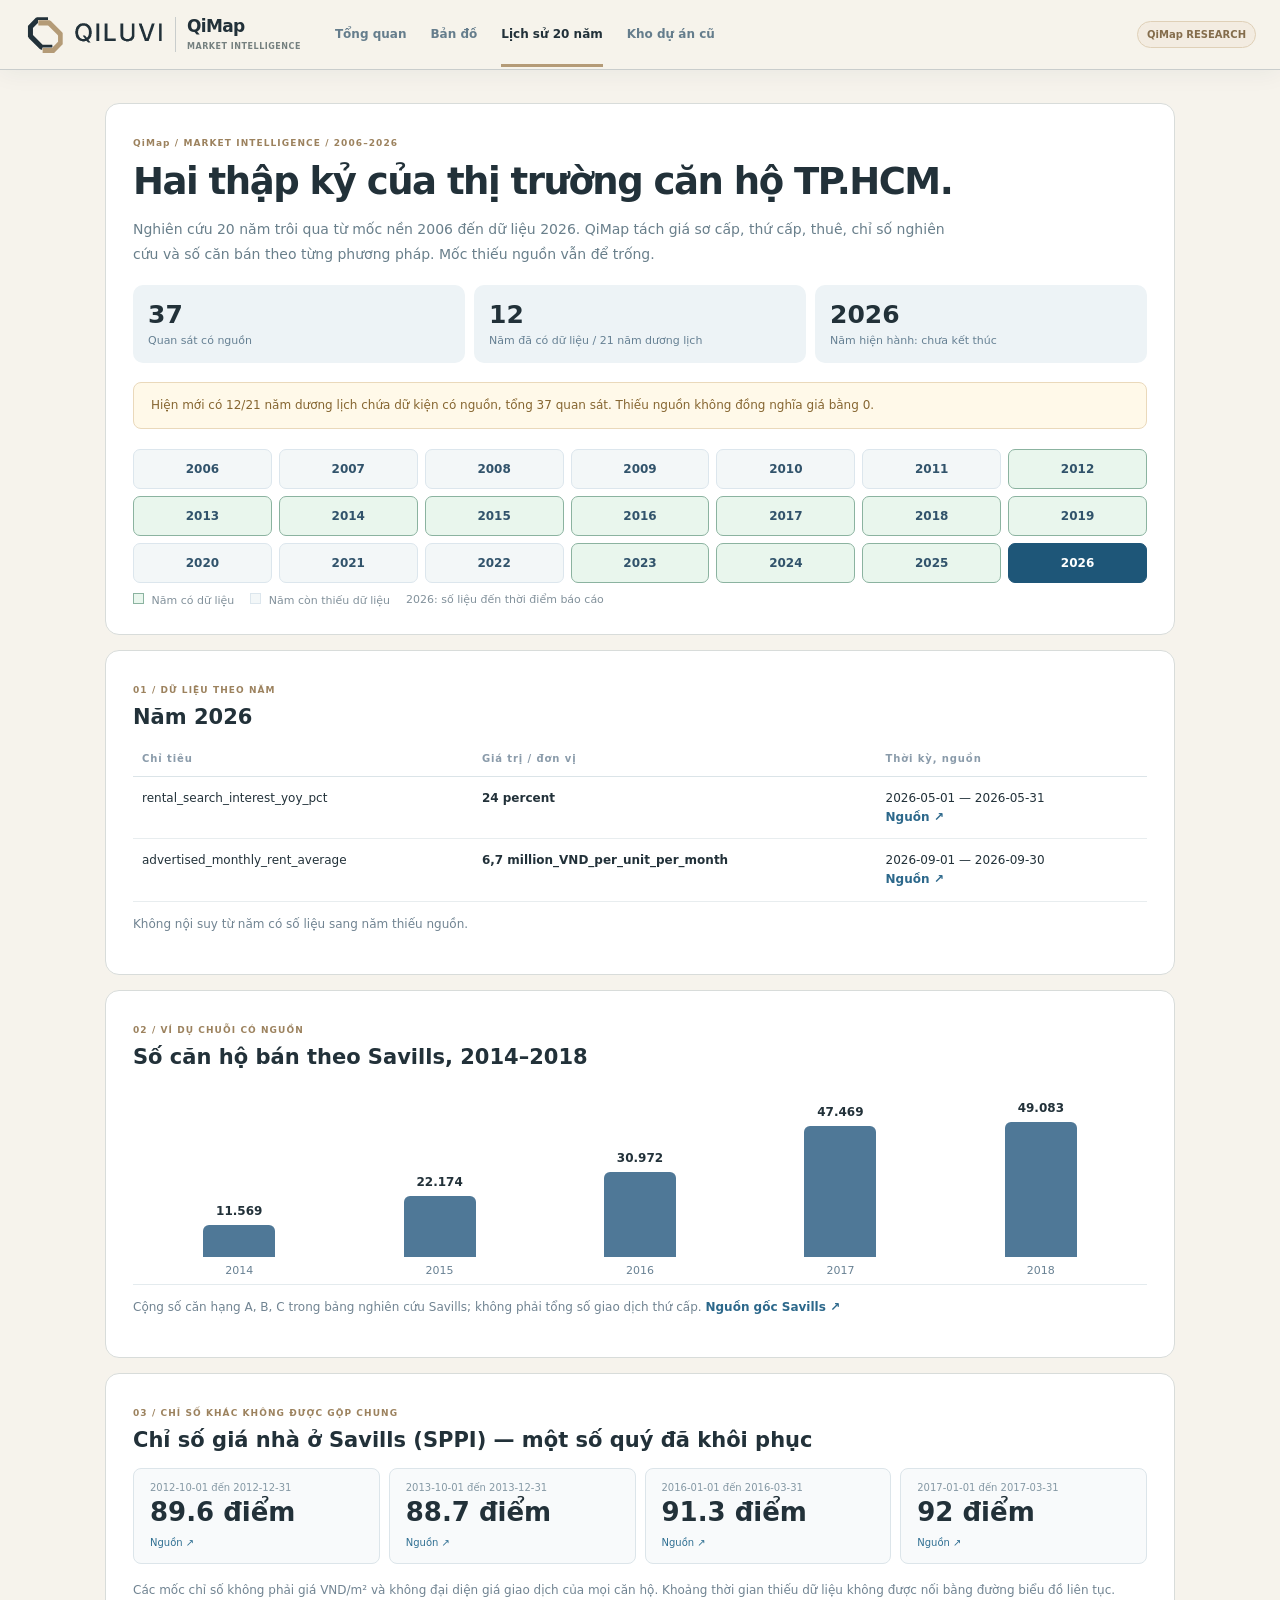
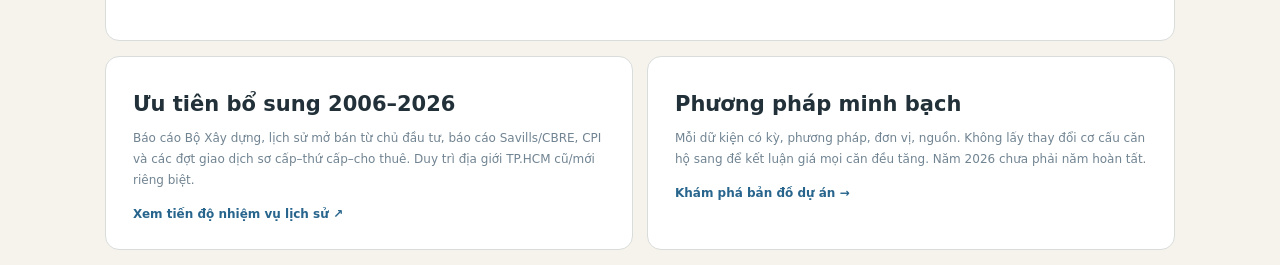
<file: history.html>
<!doctype html>
<html lang="vi">
<head>
<meta charset="utf-8"><meta name="viewport" content="width=device-width,initial-scale=1">
<title>QiMap · 20 năm thị trường căn hộ 2006–2026</title>
<meta name="description" content="QiMap dữ liệu căn hộ TP.HCM 2006–2026: mốc giá có nguồn, lượng bán, dự án và khoảng trống dữ liệu công khai.">
<link rel="stylesheet" href="./assets/atlas-v4.css">
<style>
body{background:#f4f6f6;color:#18364b}.page{max-width:1110px;margin:33px auto;padding:0 20px}
.panel{padding:27px;background:#fff;border:1px solid #dce5ea;border-radius:14px;margin-bottom:15px}
.panel h1{font-size:clamp(27px,3.4vw,37px);letter-spacing:-.04em;margin:10px 0}.panel h2{font-size:21px;margin:8px 0 12px}
.lead{line-height:1.75;color:#697f8b;max-width:840px;font-size:14px}
.note{padding:13px 17px;background:#fff9e9;color:#866631;border:1px solid #ead9bb;border-radius:8px;font-size:12px;line-height:1.6}
.statsHistory{display:grid;grid-template-columns:repeat(3,1fr);gap:9px;margin:19px 0}.statsHistory>div{padding:15px;border-radius:10px;background:#edf3f6}.statsHistory strong{display:block;font-size:25px}.statsHistory span{font-size:11px;color:#668093}
.years{display:grid;grid-template-columns:repeat(7,minmax(0,1fr));gap:7px;margin:20px 0 10px}.years button{padding:12px 4px;background:#f3f7f8;border:1px solid #dce6ed;border-radius:7px;color:#31536b;font-weight:750;font-size:12px}
.years button.has-data{border-color:#8bb3a0;background:#e9f6ed}.years button.active{background:#1e5678;color:#fff;border-color:#1e5678}
.legend{display:flex;gap:16px;flex-wrap:wrap;font-size:11px;color:#82919b}.legend b{display:inline-block;width:11px;height:11px;background:#e9f6ed;border:1px solid #8bb3a0;margin-right:4px}.legend b.none{background:#f3f7f8;border-color:#dce6ed}
.datasetTable{width:100%;border-collapse:collapse;font-size:12px}.datasetTable th{text-align:left;font-size:10px;letter-spacing:.09em;color:#8a9baa;border-bottom:1px solid #dbe4e8;padding:12px 9px}.datasetTable td{padding:12px 9px;border-bottom:1px solid #e8edef;vertical-align:top;line-height:1.55}.datasetTable td span{font-weight:850}.datasetTable a,.credits a{color:#2c688b;font-weight:750}
.marketChart{display:flex;gap:12px;align-items:flex-end;min-height:190px;padding:20px 12px 7px;border-bottom:1px solid #e4ebee}.bar{flex:1;display:flex;flex-direction:column;justify-content:flex-end;align-items:center;min-height:165px;gap:7px}.bar b{font-size:12px}.bar .stem{background:#4f7897;width:100%;max-width:72px;border-radius:6px 6px 0 0}.bar small{font-size:11px;color:#688193}
.indices{display:flex;gap:9px;flex-wrap:wrap;margin:16px 0}.indexCard{border:1px solid #dce5ea;border-radius:8px;background:#f8fafb;padding:13px 16px;flex:1;min-width:145px}.indexCard small{display:block;color:#8498a4;font-size:10px}.indexCard strong{display:block;font-size:26px;margin:4px 0}.indexCard a{font-size:10px;color:#2f6f92}
.twoPanels{display:grid;grid-template-columns:1fr 1fr;gap:14px}.credits{font-size:12px;line-height:1.75;color:#718492}.footerLink{font-size:12px;font-weight:800}
@media(max-width:720px){.years{grid-template-columns:repeat(4,1fr)}.statsHistory{grid-template-columns:1fr 1fr}.statsHistory>div:last-child{grid-column:1/-1}.twoPanels{grid-template-columns:1fr}.page{margin:13px auto}.panel{padding:17px}.datasetTable{font-size:11px}.datasetTable td,.datasetTable th{padding:10px 5px}}
</style>
<script defer src="./assets/atlas-history.js"></script>
<meta name="theme-color" content="#223139">
<link rel="icon" type="image/svg+xml" href="./assets/qiluvi-icon.svg">
<link rel="stylesheet" href="./assets/qimap-brand.css">
<meta property="og:site_name" content="QiMap by QILUVI">
</head>
<body>
<header class="topbar"><a class="logo qimap-brand-lockup" href="./review.html" aria-label="QiMap — nền tảng dữ liệu thuộc QILUVI"><img class="qimap-brand-logo" src="./assets/qiluvi-logo-primary.svg" alt="QILUVI" width="144" height="42"><span class="qimap-product"><b>QiMap</b><small>Market Intelligence</small></span></a><nav><a href="./review.html">Tổng quan</a><a href="./map-v4.html">Bản đồ</a><a class="active" href="./history.html">Lịch sử 20 năm</a><a href="./secondary-catalog.html">Kho dự án cũ</a></nav><div class="top-actions"><span class="beta">QiMap RESEARCH</span></div></header>
<main class="page">
<section class="panel">
<span class="eyebrow">QiMap / MARKET INTELLIGENCE / 2006–2026</span>
<h1>Hai thập kỷ của thị trường căn hộ TP.HCM.</h1>
<p class="lead">Nghiên cứu 20 năm trôi qua từ mốc nền 2006 đến dữ liệu 2026. QiMap tách giá sơ cấp, thứ cấp, thuê, chỉ số nghiên cứu và số căn bán theo từng phương pháp. Mốc thiếu nguồn vẫn để trống.</p>
<div class="statsHistory"><div><strong id="observationsCount">—</strong><span>Quan sát có nguồn</span></div><div><strong id="coveredYears">—</strong><span>Năm đã có dữ liệu / 21 năm dương lịch</span></div><div><strong id="lastPeriod">2026</strong><span>Năm hiện hành: chưa kết thúc</span></div></div>
<p class="note" id="dataNote">Đang tải dữ liệu nghiên cứu...</p>
<div class="years" id="years" aria-label="Chọn năm nghiên cứu"></div>
<div class="legend"><span><b></b> Năm có dữ liệu</span><span><b class="none"></b> Năm còn thiếu dữ liệu</span><span>2026: số liệu đến thời điểm báo cáo</span></div>
</section>
<section class="panel">
<span class="eyebrow">01 / DỮ LIỆU THEO NĂM</span>
<h2 id="heading">Năm 2026</h2>
<table class="datasetTable"><thead><tr><th>Chỉ tiêu</th><th>Giá trị / đơn vị</th><th>Thời kỳ, nguồn</th></tr></thead><tbody id="yearObservations"><tr><td colspan="3">Đang tải...</td></tr></tbody></table>
<p class="credits" id="yearWarning">Không nội suy từ năm có số liệu sang năm thiếu nguồn.</p>
</section>
<section class="panel"><span class="eyebrow">02 / VÍ DỤ CHUỖI CÓ NGUỒN</span><h2>Số căn hộ bán theo Savills, 2014–2018</h2><div class="marketChart" id="marketChart" role="img" aria-label="Biểu đồ số căn hộ bán theo báo cáo Savills từ 2014 tới 2018"></div><p class="credits">Cộng số căn hạng A, B, C trong bảng nghiên cứu Savills; không phải tổng số giao dịch thứ cấp. <a href="https://pdf.savills.asia/asia-pacific-research/asia-pacific-research/acr---vn-res-1h-2019.pdf" target="_blank" rel="noopener noreferrer">Nguồn gốc Savills ↗</a></p></section>
<section class="panel"><span class="eyebrow">03 / CHỈ SỐ KHÁC KHÔNG ĐƯỢC GỘP CHUNG</span><h2>Chỉ số giá nhà ở Savills (SPPI) — một số quý đã khôi phục</h2><div class="indices" id="indexObservations"></div><p class="credits">Các mốc chỉ số không phải giá VND/m² và không đại diện giá giao dịch của mọi căn hộ. Khoảng thời gian thiếu dữ liệu không được nối bằng đường biểu đồ liên tục.</p></section>
<section class="twoPanels"><div class="panel"><h2>Ưu tiên bổ sung 2006–2026</h2><p class="credits">Báo cáo Bộ Xây dựng, lịch sử mở bán từ chủ đầu tư, báo cáo Savills/CBRE, CPI và các đợt giao dịch sơ cấp–thứ cấp–cho thuê. Duy trì địa giới TP.HCM cũ/mới riêng biệt.</p><a class="footerLink" href="https://github.com/02zmarketingcontact-del/atlas-bds-tphcm/issues/34" target="_blank" rel="noopener noreferrer">Xem tiến độ nhiệm vụ lịch sử ↗</a></div><div class="panel"><h2>Phương pháp minh bạch</h2><p class="credits">Mỗi dữ kiện có kỳ, phương pháp, đơn vị, nguồn. Không lấy thay đổi cơ cấu căn hộ sang để kết luận giá mọi căn đều tăng. Năm 2026 chưa phải năm hoàn tất.</p><a class="footerLink" href="./map-v4.html">Khám phá bản đồ dự án →</a></div></section>
</main>
</body>
</html>
</file>
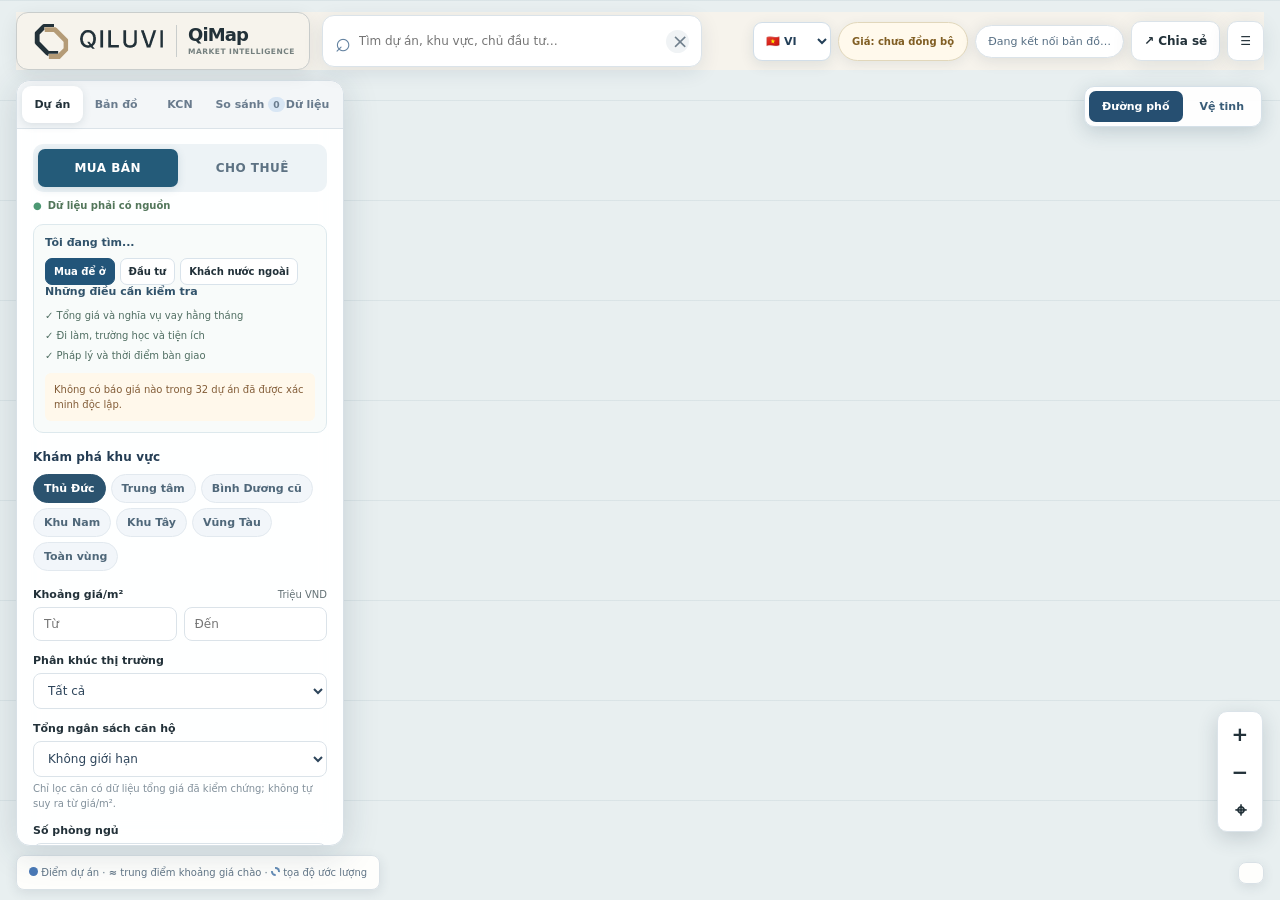
<file: legacy.html>
<!doctype html>
<html lang="vi"><head><meta charset="utf-8"><meta name="viewport" content="width=device-width, initial-scale=1, viewport-fit=cover"><meta name="color-scheme" content="light"><meta name="theme-color" content="#223139"><title>QiMap by QILUVI | Bản đồ & dữ liệu bất động sản TP.HCM</title>
<style>:root{--navy:#17314b;--navy2:#254763;--paper:#fff;--muted:#708092;--border:#dbe3e9;--blue:#6b8dc0;--amber:#f8c16f;--danger:#b65849;--light:#f8fafb}*{box-sizing:border-box}html,body{margin:0;width:100%;height:100%;color:#20374a;background:#e9eef0;font-family:Inter,"Segoe UI",Arial,sans-serif;font-size:13px}button,select,input{font:inherit}button{cursor:pointer}button:focus-visible,input:focus-visible,select:focus-visible,a:focus-visible{outline:3px solid #dca14b;outline-offset:2px}button,select{color:inherit}a{color:#1e5c87}#mapStage{position:fixed;inset:0;overflow:hidden;background:#e9f0f1;touch-action:none}#nativeTiles,#googleMap{position:absolute;inset:0;overflow:hidden}#nativeTiles{background:repeating-linear-gradient(0deg,#e8eff0 0,#e8eff0 99px,#cbd8dc 100px),repeating-linear-gradient(90deg,#e8eff0 0,#e8eff0 99px,#cbd8dc 100px)}#googleMap{display:none}#nativeTiles img{position:absolute;width:256px;height:256px;max-width:none;pointer-events:none;user-select:none}#nativeTiles .wmsTile{z-index:2;pointer-events:none}#heatLayer,#geoSvg,#mapDots,#leaders,#mapLabels{position:absolute;inset:0;pointer-events:none}#heatLayer{z-index:3}#geoSvg{z-index:4;width:100%;height:100%}#mapDots{z-index:5}#leaders{z-index:6;width:100%;height:100%}#mapLabels{z-index:7}.glass{background:rgba(255,255,255,.96);backdrop-filter:blur(12px);box-shadow:0 6px 35px #1c38522c;border:1px solid #d7e0e6;border-radius:14px}#topbar{position:fixed;left:16px;right:16px;top:12px;z-index:40;display:flex;align-items:center;gap:12px;min-height:56px;pointer-events:none}#topbar>*{pointer-events:auto}.brand{display:flex;align-items:center;gap:9px;background:var(--navy);border-radius:12px;padding:10px 14px;color:#fff;box-shadow:0 8px 26px #15314630;min-width:255px;height:58px}.brandIcon{font-family:Georgia,serif;font-size:33px;font-weight:800;line-height:1}.brandIcon span{color:var(--amber)}.brandTitle{font-size:15px;font-weight:900;white-space:nowrap}.brandTitle span{font-weight:600}.brandSub{font-size:10px;opacity:.73;margin-top:4px;letter-spacing:.2px}.brandSub b{color:#ffe1aa}.search{position:relative;display:flex;align-items:center;gap:6px;height:52px;min-width:170px;width:min(380px,35vw);background:white;border:1px solid var(--border);border-radius:12px;box-shadow:0 5px 20px #17384e19;padding:0 12px}.search input{border:0;outline:0;width:100%;min-width:0;font-size:12px}.searchSymbol{font-size:27px;color:#6382a0}.clearSearch{border:0;background:#f0f3f5;border-radius:30px;font-size:20px;width:23px;height:23px;line-height:15px;color:#71808d}.topRight{display:flex;align-items:center;gap:7px;margin-left:auto}.statusPill{background:#fff;box-shadow:0 2px 15px #27394c20;border:1px solid var(--border);border-radius:100px;padding:9px 12px;font-size:11px;color:#566e83;white-space:nowrap}.statusPill.online{color:#257353}.statusPill.offline{color:#ad5b43}.iconBtn{border:1px solid var(--border);background:#fff;border-radius:10px;height:40px;padding:0 12px;white-space:nowrap;box-shadow:0 4px 20px #17384e1b;font-weight:700;font-size:12px}#sidebar{position:fixed;left:16px;top:80px;bottom:54px;width:328px;z-index:28;display:flex;flex-direction:column;transition:transform .25s ease,opacity .2s ease;overflow:hidden}body.sidebarHidden #sidebar{transform:translateX(calc(-100% - 20px));opacity:0;pointer-events:none}.tabs{display:grid;grid-template-columns:repeat(5,minmax(0,1fr));padding:5px;background:#f3f6f8;gap:3px;border-radius:14px 14px 0 0;border-bottom:1px solid var(--border)}.tabs button{background:transparent;border:0;padding:12px 2px;color:#697b8d;border-radius:9px;font-size:11px;font-weight:800;white-space:nowrap}.tabs button.on{background:white;color:var(--navy);box-shadow:0 2px 9px #2b445a20}.tabs small{background:#d8e6f4;border-radius:100px;padding:2px 5px}.scrollArea{overflow-y:auto;padding:15px 16px 20px;flex:1;overscroll-behavior:contain;scrollbar-width:thin}.sectionTitle{font-weight:850;font-size:12px;letter-spacing:.15px;color:#243d54;margin-bottom:10px}.sectionTitle.withSpace{border-top:1px solid #e5ebef;padding-top:15px;margin-top:16px}.regions{display:flex;flex-wrap:wrap;gap:5px;margin:0 0 17px}.regions button{background:#f2f6fa;border:1px solid #e2e9ef;border-radius:100px;padding:7px 10px;font-size:11px;font-weight:650;color:#50687a}.regions button.selected{background:#2b536f;color:white;border-color:#2b536f}.fieldRow{margin-bottom:13px}.fieldRow label{display:flex;justify-content:space-between;align-items:center;font-size:11px;font-weight:750;margin-bottom:6px}.fieldRow label span{font-weight:500;font-size:10px;color:var(--muted)}.fieldRow input,.fieldRow select{display:block;width:100%;border:1px solid var(--border);border-radius:8px;padding:9px 10px;background:#fff;color:#2e455b;font-size:12px;min-width:0}.fieldRow input[type=range]{padding:0;margin-bottom:4px}.inputs2{display:grid;grid-template-columns:1fr 1fr;gap:7px}.fieldHelp{color:#81909b;font-size:10px;line-height:1.45;margin:5px 0 0}.checkLine{display:flex;align-items:center;gap:7px;font-size:11px;padding:7px 0;color:#495f70}.checkLine input,.switchLine input{accent-color:#2c688b}.switchLine{display:flex;align-items:center;justify-content:space-between;gap:12px;padding:9px 0;border-bottom:1px solid #f1f3f4;font-size:11px;font-weight:700}.switchLine em{font-weight:400;font-size:10px;color:#8c97a2}.switchLine input{width:17px;height:17px}.filterActions,.buttonRow{display:flex;gap:7px;align-items:center;justify-content:space-between;margin:13px 0 8px}.primary,.quiet,.uploadBtn{border:1px solid #cadce9;border-radius:8px;padding:10px 12px;text-align:center;font-weight:800;font-size:11px}.primary{background:#28587d;color:#fff;border-color:#28587d}.quiet{background:#eef3f7;color:#3b607c}.uploadBtn{display:inline-block;width:100%;background:#f0f5f9;border-style:dashed;color:#315c7a;cursor:pointer}.listHead{margin:22px 0 8px;padding:12px 0 8px;border-top:1px solid #e5e9ed;display:flex;align-items:center;justify-content:space-between;gap:8px}.listHead strong{font-size:14px;display:block}.listHead span{display:block;color:#8b959c;font-size:10px;margin-top:3px}.listHead button{border:0;background:#f1f5f8;border-radius:7px;color:#657d92;font-size:10px;padding:8px 10px}.listRow{width:100%;display:flex;gap:10px;align-items:center;text-align:left;border:1px solid #ebeff2;border-radius:10px;padding:10px 9px;margin-bottom:7px;background:white}.listRow:hover{border-color:#9db7cf;background:#f7faff}.listRank{width:24px;height:24px;display:grid;place-items:center;background:#edf3f9;border-radius:7px;color:#7592a8;font-size:11px;flex-shrink:0}.listText{min-width:0;flex:1}.listText strong{display:block;white-space:nowrap;text-overflow:ellipsis;overflow:hidden;font-size:12px}.listText span{display:block;white-space:nowrap;text-overflow:ellipsis;overflow:hidden;font-size:10px;color:#85939d;margin-top:4px}.listPrice{font-weight:850;color:#294f73;font-size:13px;white-space:nowrap}.listPrice small{display:block;font-size:9px;font-weight:550;color:#8899a5;text-align:right;margin-top:2px}.infoMini{font-size:11px;color:#667989;line-height:1.55;background:#f2f7fa;border-left:3px solid #9ab4ce;padding:10px 12px;border-radius:4px;margin:9px 0}.microStatus{font-size:10px;color:#7b8b97;line-height:1.45;margin:8px 0}.sourceLink{display:block;padding:10px 0;font-size:11px;border-bottom:1px solid #edf0f2;text-decoration:none}.intro{font-size:11px;color:#6b7d8c;line-height:1.6}.compareEmpty{padding:25px 14px;border:1px dashed #c4d2de;text-align:center;color:#7890a4;font-size:12px;border-radius:10px}.compareItem{display:flex;justify-content:space-between;align-items:center;gap:8px;border:1px solid #e2e9ee;border-radius:9px;padding:12px;margin-bottom:6px}.compareItem b{font-size:12px}.compareItem button{border:0;background:#f8e9e5;color:#a54e42;border-radius:6px;padding:5px 8px}.compareTable{width:100%;border-collapse:collapse;font-size:10px}.compareTable th,.compareTable td{border:1px solid #e2e8ec;padding:8px 5px;text-align:left;vertical-align:top}.compareTable th{background:#f3f7fa}.compareTable td{overflow-wrap:anywhere}.statGrid{display:grid;grid-template-columns:1fr 1fr;gap:8px}.statCard{background:#f1f6f9;padding:15px;border:1px solid #e1e9ef;border-radius:10px}.statCard strong{font-size:24px;display:block;color:#274c70}.statCard span{font-size:10px;color:#6e8292}#detail{position:fixed;right:16px;top:80px;bottom:54px;width:365px;max-width:calc(100vw - 32px);overflow:auto;z-index:35;scrollbar-width:thin}#detail[hidden]{display:none}.detailTop{padding:17px;background:#f9f6f1;border-bottom:1px solid #e9e1d6}.detailTitle{display:flex;gap:8px;align-items:flex-start;justify-content:space-between}.detailTitle h2{font-size:22px;margin:3px 0 8px;line-height:1.2}.detailTop p{margin:0;color:#788998;font-size:11px;line-height:1.5}.closeBtn{border:1px solid var(--border);background:white;width:29px;height:29px;border-radius:8px;font-size:18px;flex-shrink:0}.bigPrice{font-size:34px;font-weight:950;letter-spacing:-1px;margin:14px 0 3px;color:#244c6b}.bigPrice span{font-size:12px;letter-spacing:0}.cautionFlag{font-size:10px;border:1px solid #f2ddbc;border-radius:5px;background:#fff9ee;color:#8d632f;display:inline-block;padding:5px 7px;margin-top:7px}.detailBody{padding:6px 17px 18px}.detailRow{padding:11px 0;border-bottom:1px solid #edf0f2;display:flex;justify-content:space-between;gap:10px;font-size:12px}.detailRow span{color:#718394;flex:0 0 110px}.detailRow b{font-weight:700;text-align:right;overflow-wrap:anywhere}.panelButtons{display:grid;grid-template-columns:1fr 1fr;gap:7px;margin-top:16px}.panelButtons button,.panelButtons a{text-decoration:none;display:grid;place-items:center;background:#2e5a7e;color:white;border-radius:8px;padding:12px 6px;border:0;font-size:11px;font-weight:800;text-align:center}.panelButtons .lightBtn{background:#eef4f8;color:#345e7a}.panelButtons .planBtn{grid-column:1 / -1;background:#fff4dd;color:#926635;border:1px solid #f0dcad}.sourceNote{font-size:10px;color:#778997;line-height:1.55;margin-top:15px}.priceCard{position:absolute;background:#fff;border:2px solid #6589bc;color:#253d51;box-shadow:0 3px 15px #15354a41;border-radius:4px;overflow:hidden;pointer-events:auto;text-align:center;padding:0;display:flex;flex-direction:column}.priceCard:hover,.priceCard.selected{z-index:6;box-shadow:0 7px 24px #0c2e4e64;border-color:#dba252}.priceCard.featured{border-color:#eab260}.priceCard .cardName{display:block;white-space:nowrap;overflow:hidden;text-overflow:ellipsis;background:#698ac0;color:white;font-size:11px;padding:5px 5px;font-weight:800}.priceCard.featured .cardName,.priceCard.selected .cardName{background:#f8bf69;color:#1a3650}.priceCard .cardValue{display:flex;align-items:center;justify-content:center;line-height:1;gap:4px;padding:5px 4px 2px;flex:1}.priceCard .num{font-size:24px;font-weight:950;letter-spacing:-.5px;white-space:nowrap}.priceCard.range .num{font-size:17px}.priceCard.mini .num{font-size:16px}.priceCard .unit{font-size:9px;text-align:left;color:#536879;font-weight:700;line-height:1.15}.priceCard .cardFoot{display:block;font-size:9px;color:#8b949e;padding:1px 4px 5px;white-space:nowrap;text-overflow:ellipsis;overflow:hidden}.priceCard .approxRibbon{position:absolute;right:0;bottom:0;height:3px;width:100%;background:#e1b47c}.pointDot{position:absolute;width:12px;height:12px;margin-left:-6px;margin-top:-6px;background:#4278ba;border:2px solid #fefefe;box-shadow:0 0 0 1px #315879;border-radius:50%;pointer-events:auto;cursor:pointer}.pointDot.approx{background:#fff;border:2px dashed #6087a8}.pointDot.chosen{width:15px;height:15px;margin-left:-7px;margin-top:-7px;background:#f2ad54;z-index:3}.cluster{position:absolute;pointer-events:auto;transform:translate(-50%,-50%);border:2px solid #fff;background:#284e71;color:#fff;box-shadow:0 4px 12px #15354e55;border-radius:50px;font-size:12px;font-weight:900;min-width:35px;height:35px;padding:0 6px}.cluster.lowzoom{background:#3e6992;border-radius:18px;min-width:85px;height:auto;padding:10px 7px;font-size:12px}.cluster small{display:block;font-size:9px;opacity:.8;margin-top:2px}.airportMark{position:absolute;transform:translate(-50%,-50%);font-size:10px;font-weight:850;color:#3c6786;background:#fffefde9;border:1px solid #d0dce5;border-radius:7px;padding:5px 7px;white-space:nowrap;pointer-events:none}.heatCell{position:absolute;border:1px solid #ffffff70;color:#29445c;font-weight:850;font-size:11px;display:grid;place-items:center;text-shadow:0 1px #fffaf0;pointer-events:none}.heatCell small{display:block;font-size:9px;font-weight:600}#mapControls{position:fixed;right:17px;bottom:68px;z-index:20;display:flex;flex-direction:column;gap:3px;background:#fff;border:1px solid var(--border);box-shadow:0 6px 20px #233b4c30;border-radius:10px;padding:4px}#mapControls button{border:0;background:white;font-weight:850;font-size:20px;width:36px;height:35px;border-radius:5px}#mapControls button:hover{background:#eaf2f7}#bottomStrip{position:fixed;z-index:14;bottom:10px;left:16px;right:16px;display:flex;align-items:center;justify-content:space-between;pointer-events:none;gap:12px}.legend,#zoomInfo{border:1px solid #d9e1e6;border-radius:8px;background:#fffefcf2;box-shadow:0 3px 12px #233d4b1b;padding:10px 12px;color:#637788;font-size:10px;line-height:1.3}.legendDot{display:inline-block;width:9px;height:9px;background:#4a79b6;border-radius:50%}.approxDot{display:inline-block;border:2px dashed #638bb5;width:9px;height:9px;border-radius:50%}#tileWarning{position:absolute;left:50%;top:50%;width:min(340px,85vw);transform:translate(-50%,-50%);z-index:10;pointer-events:auto;background:#fffefbf6;border:1px solid #d7a974;border-radius:10px;box-shadow:0 8px 35px #26394e40;padding:22px 23px;line-height:1.5;color:#365066;text-align:center}#tileWarning[hidden]{display:none}#tileWarning p{font-size:12px;color:#687986}#tileWarning button{border:0;background:#315b7f;color:white;padding:10px 14px;border-radius:8px}#toast{position:fixed;bottom:80px;left:50%;transform:translateX(-50%);z-index:90;background:#1e3b53;color:white;border-radius:9px;box-shadow:0 10px 20px #11314844;font-size:12px;padding:11px 17px;opacity:0;transition:opacity .2s;pointer-events:none;max-width:90vw;text-align:center}#toast.visible{opacity:1}
@media(max-width:1010px){.brand{min-width:215px}.statusPill{display:none}.search{width:min(320px,40vw)}#sidebar{width:305px}#detail{width:320px}.brandTitle{font-size:13px}}
@media(max-width:690px){#topbar{left:8px;right:8px;top:8px;gap:5px;flex-wrap:wrap}.brand{height:46px;min-width:155px;padding:5px 8px;gap:6px}.brandIcon{font-size:25px}.brandTitle{font-size:10px}.brandSub{font-size:8px}.topRight{gap:4px}.topRight .iconBtn{height:39px;padding:0 9px}.topRight #shareBtn{display:none}.search{height:42px;order:4;width:100%;max-width:none;flex-basis:100%;margin-top:2px}.search input{font-size:12px}#sidebar{left:8px;right:8px;top:105px;bottom:50px;width:auto;max-height:min(67vh,610px)}#detail{top:auto;left:8px;right:8px;bottom:50px;width:auto;max-width:none;max-height:65vh}#mapControls{bottom:67px;right:8px}#bottomStrip{left:8px;right:8px}.legend{font-size:9px;max-width:calc(100% - 75px)}#zoomInfo{font-size:9px}#tileWarning{top:60%}body:not(.sidebarHidden) #sidebar{z-index:28}body.detailOpen #sidebar{display:none}}
@media print{#topbar,#sidebar,#detail,#mapControls,#bottomStrip,#toast,#tileWarning{display:none!important}.priceCard{print-color-adjust:exact;-webkit-print-color-adjust:exact}#mapStage{position:fixed}}
#suggestions{display:none;position:absolute;left:0;right:0;top:calc(100% + 5px);background:white;max-height:350px;overflow:auto;border:1px solid #dbe4e9;border-radius:9px;box-shadow:0 12px 24px #1e394f33;z-index:90}#suggestions button{display:flex;justify-content:space-between;gap:9px;background:white;padding:12px;border:0;width:100%;text-align:left;font-size:12px}#suggestions button:hover{background:#f4f8fa}#suggestions button span{overflow:hidden;text-overflow:ellipsis}#suggestions button b{font-size:11px;color:#456989;white-space:nowrap}

/* V3.1 - language, freshness, provenance and daily price updates */
.languageSelect{border:1px solid #d2dee8;border-radius:9px;height:39px;font-size:11px;background:#fff;color:#233f58;padding:0 8px;max-width:90px;font-weight:850;box-shadow:0 4px 14px #17384e1b}
.syncBadge{border:1px solid #e1d7bb;border-radius:100px;background:#fff9ec;color:#805e23;height:39px;font-size:10px;font-weight:800;padding:0 13px;white-space:nowrap;max-width:180px;overflow:hidden;text-overflow:ellipsis;box-shadow:0 3px 12px #24384e16}
.syncBadge.isLive{border-color:#afd6c8;color:#267159;background:#f5fff9}
.syncBadge.isProblem{border-color:#eab2a6;color:#a0463a;background:#fff8f5}
.syncPanel{background:linear-gradient(155deg,#f3f9fe,#ffffff);border:1px solid #d1e1ef;border-radius:12px;padding:12px;margin:0 0 15px}
.syncLabel{font-size:9px;font-weight:850;letter-spacing:1.2px;color:#527a9b;margin-bottom:7px}
.syncMain{font-size:16px;line-height:1.35;font-weight:850;color:#244969}
.syncSub{font-size:11px;color:#668092;line-height:1.5;margin-top:6px}
.syncMetrics{margin-top:12px;display:grid;grid-template-columns:repeat(3,1fr);gap:6px}
.syncMetric{background:#fff;padding:9px 4px;border:1px solid #e0e9ef;border-radius:8px;text-align:center}
.syncMetric b{display:block;font-size:18px;color:#315e81}
.syncMetric small{display:block;font-size:9px;color:#79909e;margin-top:3px}
.asButton{display:inline-flex;align-items:center;justify-content:center;text-decoration:none;flex:1}
.syncPanel .buttonRow>*{flex:1}
.historyList{max-height:250px;overflow:auto}
.priceHistoryRow{padding:9px 8px;margin:7px 0;background:#f7fafc;border:1px solid #e4ecf2;border-radius:8px;font-size:11px}
.priceHistoryRow strong{display:block;color:#294d6a}.priceHistoryRow span{display:block;font-size:10px;color:#758899;margin-top:4px}
.priceHistoryRow a{font-size:10px;color:#37719d;display:block;margin-top:5px;overflow-wrap:anywhere}
.priceFreshness{font-size:10px;color:#65809a;border:1px solid #dfebf1;border-radius:6px;background:#f6fbff;padding:6px 8px;display:flex;justify-content:space-between;gap:8px;margin-top:10px}
.priceFreshness.stale{background:#fff8f3;color:#a36343;border-color:#eedbce}
.historyFlag{border-radius:5px;background:#f0f6fa;padding:8px;margin:10px 0;color:#5e7688;line-height:1.4;font-size:11px}
@media(max-width:1110px){.syncBadge{max-width:125px}.languageSelect{max-width:70px;padding:0 3px}}
@media(max-width:690px){.languageSelect{height:38px;max-width:62px;font-size:10px}.syncBadge{display:none}.topRight .languageSelect{max-width:62px}.topRight{margin-left:auto}}

/* V3.2 - reliable no-key basemap controls, fallback and attribution. */
#quickBasemap{position:fixed;z-index:24;top:86px;right:18px;display:flex;align-items:center;padding:4px;gap:4px;background:#ffffffef;box-shadow:0 5px 19px #25455a32;border:1px solid #d5e0e8;border-radius:10px}
.baseChip{background:transparent;border:0;color:#3a5d78;font-size:11px;font-weight:800;padding:9px 13px;border-radius:7px}
.baseChip.active{background:#264f71;color:white}
#zoomInfo a{color:#3a688a;text-decoration:none}#zoomInfo a:hover{text-decoration:underline}
#tileWarning .tileActions{display:flex;justify-content:center;gap:6px;flex-wrap:wrap}
#tileWarning .tileActions button+button{background:#f0f5f8;color:#2e5875;border:1px solid #cedde7}
#externalOSM{display:inline-block;margin-top:13px;color:#315b7f;font-weight:800;font-size:11px}
@media(max-width:690px){#quickBasemap{right:8px;top:121px}#zoomInfo{max-width:48vw;font-size:8px;padding:6px 5px}#zoomInfo a{white-space:normal}}
</style><link rel="stylesheet" href="./assets/atlas-customer.css"><meta name="theme-color" content="#223139">
<link rel="icon" type="image/svg+xml" href="./assets/qiluvi-icon.svg">
<link rel="stylesheet" href="./assets/qimap-brand.css">
<meta property="og:site_name" content="QiMap by QILUVI">
</head>
<body>
<div id="mapStage" aria-label="Bản đồ tương tác">
  <div id="nativeTiles" aria-hidden="true"></div><div id="googleMap" aria-label="Bản đồ Google"></div>
  <div id="heatLayer"></div><svg id="geoSvg" aria-hidden="true"></svg>
  <div id="mapDots"></div><svg id="leaders" aria-hidden="true"></svg><div id="mapLabels"></div>
  <div id="tileWarning" hidden><b>Chưa tải được bản đồ nền</b><p>Ứng dụng vẫn hoạt động. Kiểm tra Internet hoặc chọn nguồn đường phố/vệ tinh khác. Nếu đang xem trước trong ChatGPT, hãy tải HTML và mở bằng Chrome.</p><div class="tileActions"><button id="retryTiles">Thử tải lại</button><button id="fallbackTiles" type="button">Chuyển nền khác</button></div><a href="https://www.openstreetmap.org/#map=12/10.810/106.781" target="_blank" rel="noopener noreferrer" id="externalOSM">Mở OpenStreetMap ↗</a></div>
</div>
<header id="topbar">
  <div class="brand"><a class="qimap-index-logo qimap-brand-lockup" href="./review.html" aria-label="QiMap — nền tảng dữ liệu thuộc QILUVI"><img class="qimap-brand-logo" src="./assets/qiluvi-logo-primary.svg" alt="QILUVI" width="144" height="42"><span class="qimap-product"><b>QiMap</b><small>Market Intelligence</small></span></a></div>
  <div class="search"><span class="searchSymbol">⌕</span><input id="searchInput" autocomplete="off" placeholder="Tìm dự án, khu vực, chủ đầu tư…" aria-label="Tìm dự án"><button class="clearSearch" id="clearSearch" title="Xóa tìm kiếm">×</button><div id="suggestions"></div></div>
  <div class="topRight"><select id="languageSelect" class="languageSelect" aria-label="Ngôn ngữ" title="Language / 语言"><option value="vi">🇻🇳 VI</option><option value="en">🇬🇧 EN</option><option value="zh">🇨🇳 中文</option></select><button id="lastSync" class="syncBadge" title="Mở tình trạng cập nhật giá">Giá: chưa đồng bộ</button><span id="onlineBadge" class="statusPill">Đang kết nối bản đồ…</span><button id="shareBtn" class="iconBtn" title="Sao chép liên kết góc nhìn">↗ Chia sẻ</button><button id="toggleSide" class="iconBtn" title="Đóng/mở bảng điều khiển">☰</button></div>
</header>
<div id="quickBasemap" aria-label="Chọn bản đồ nền"><button type="button" class="baseChip active" data-base="osm" aria-pressed="true">Đường phố</button><button type="button" class="baseChip" data-base="sat" aria-pressed="false">Vệ tinh</button></div>
<section id="sidebar" class="glass" aria-label="Điều khiển bản đồ">
 <nav class="tabs" aria-label="Các chế độ bản đồ"><button data-tab="projects" class="on">Dự án</button><button data-tab="layers">Bản đồ</button><button data-tab="industrial">KCN</button><button data-tab="compare">So sánh <small id="compareCount">0</small></button><button data-tab="data">Dữ liệu</button></nav>
 <div class="scrollArea">
  <section id="tab-projects" class="tabpane">
    <div class="sectionTitle">Khám phá khu vực</div>
    <div class="regions"><button data-region="east" class="selected">Thủ Đức</button><button data-region="central">Trung tâm</button><button data-region="bd">Bình Dương cũ</button><button data-region="south">Khu Nam</button><button data-region="west">Khu Tây</button><button data-region="coast">Vũng Tàu</button><button data-region="all">Toàn vùng</button></div>
    <div class="fieldRow"><label>Khoảng giá/m² <span>Triệu VND</span></label><div class="inputs2"><input id="priceMin" type="number" min="0" step="1" placeholder="Từ"><input id="priceMax" type="number" min="0" step="1" placeholder="Đến"></div></div>
    <div class="fieldRow"><label for="marketFilter">Phân khúc thị trường</label><select id="marketFilter"><option value="all">Tất cả</option><option value="sale">Đang chào bán / sơ cấp*</option><option value="handover">Đã bàn giao / thứ cấp*</option></select></div>
    <div class="fieldRow"><label for="budgetFilter">Tổng ngân sách căn hộ</label><select id="budgetFilter"><option value="all">Không giới hạn</option><option value="under3">Dưới 3 tỷ</option><option value="3to5">3 – 5 tỷ</option><option value="5to10">5 – 10 tỷ</option><option value="above10">Trên 10 tỷ</option></select><p class="fieldHelp">Chỉ lọc căn có dữ liệu tổng giá đã kiểm chứng; không tự suy ra từ giá/m².</p></div>
    <div class="fieldRow"><label for="bedFilter">Số phòng ngủ</label><select id="bedFilter"><option value="all">Tất cả</option><option value="1">1 PN</option><option value="2">2 PN</option><option value="3">3 PN trở lên</option></select></div>
    <label class="checkLine"><input id="foreignerOnly" type="checkbox"> Suất người nước ngoài đã xác minh</label>
    <label class="checkLine"><input id="verifiedPriceOnly" type="checkbox"> Chỉ giá đã xác minh nguồn/ngày</label>
    <label class="checkLine"><input id="recentOnly" type="checkbox"> Giá được xác minh trong 30 ngày gần đây</label>
    <label class="checkLine"><input id="verifiedCoordOnly" type="checkbox"> Chỉ vị trí đã đối chiếu</label>
    <div class="filterActions"><button id="resetFilters" class="quiet">Xóa bộ lọc</button><button id="fitResults" class="primary">Hiện tất cả kết quả ↗</button></div>
    <div class="listHead"><div><strong id="filteredCount">32 dự án</strong><span id="filterCaution">Các mức giá đang là tham khảo</span></div><button id="listSort">Giá ↑↓</button></div>
    <div id="projectList"></div>
  </section>
  <section id="tab-layers" class="tabpane" hidden>
    <div class="sectionTitle">Hiển thị bản đồ</div>
    <div class="fieldRow"><label for="baseSelect">Nền bản đồ</label><select id="baseSelect"><option value="osm">Đường phố OSM</option><option value="sat">Vệ tinh Esri</option></select></div>
    <div class="fieldRow"><label for="labelMode">Ô giá trên bản đồ</label><select id="labelMode"><option value="mid">≈ Giá chào tham khảo</option><option value="range">Hiện khoảng giá</option><option value="mini">Ô giá gọn</option></select></div>
    <label class="switchLine"><span>Hiện ô giá từng dự án</span><input type="checkbox" id="showLabels" checked></label>
    <label class="switchLine"><span>Bản đồ nhiệt (ô có ≥ 3 dự án)</span><input type="checkbox" id="heatToggle"></label>
    <label class="switchLine"><span>Metro số 1 <em>(đang khai thác · tuyến minh họa)</em></span><input type="checkbox" id="metroToggle" checked></label><div id="metroStatus" class="microStatus">Metro số 1 Bến Thành – Suối Tiên đang khai thác. Đường vẽ chỉ là sơ đồ tham khảo, không dùng đo khoảng cách đến ga.</div><div class="buttonRow"><button type="button" class="quiet" id="focusMetro">⌖ Xem tuyến Metro 1</button></div>
    <label class="switchLine"><span>Sân bay và điểm kết nối</span><input type="checkbox" id="airportToggle" checked></label>
    <div class="sectionTitle withSpace">Ranh giới hành chính</div>
    <label class="switchLine"><span>Địa giới trước sáp nhập 2025</span><input type="checkbox" id="oldBoundary"></label>
    <label class="switchLine"><span>TP.HCM mới sau sáp nhập 2025</span><input type="checkbox" id="newBoundary"></label>
    <div class="infoMini">Ranh giới từ dữ liệu GIS cộng đồng để tham khảo, không thay thế bản đồ địa giới pháp lý. Bật lớp mới tải dữ liệu từ nguồn trực tuyến.</div>
    <div id="boundaryStatus" class="microStatus"></div>
    <div class="sectionTitle withSpace">Lớp quy hoạch GIS</div>
    <div class="infoMini">Nạp bản đồ GeoJSON / KML có hệ tọa độ WGS84. Hệ tọa độ VN2000 phải chuyển đổi đúng trước khi nạp.</div>
    <label class="uploadBtn" for="planningUpload">+ Nạp GeoJSON / KML quy hoạch</label><input id="planningUpload" type="file" accept=".geojson,.json,.kml,application/geo+json" hidden>
    <div id="planningStatus" class="microStatus">Chưa cấu hình lớp quy hoạch chính thức. Nhập GeoJSON/KML đúng WGS84 hoặc WMS đã được cấp quyền; dữ liệu nhập không tự trở thành bản đồ pháp lý.</div>
    <label class="switchLine"><span>Hiện lớp quy hoạch đã nạp</span><input id="planningToggle" type="checkbox" checked></label>
    <div class="sectionTitle withSpace">Lớp WMS từ cơ quan cung cấp</div>
    <div class="fieldRow"><label for="wmsUrl">URL WMS GetMap hợp lệ</label><input id="wmsUrl" placeholder="https://example.gov.vn/geoserver/wms"></div>
    <div class="fieldRow"><label for="wmsName">Tên lớp WMS</label><input id="wmsName" placeholder="workspace:landuse"></div>
    <div class="fieldRow"><label for="wmsOpacity">Độ trong suốt</label><input id="wmsOpacity" type="range" min="10" max="90" value="60"><span id="wmsValue">60%</span></div>
    <div class="buttonRow"><button id="loadWms" class="primary">Bật lớp WMS</button><button id="clearWms" class="quiet">Tắt WMS</button></div><div id="wmsStatus" class="microStatus"></div>
    <div class="sectionTitle withSpace">Nguồn quy hoạch chính thức</div>
    <a class="sourceLink" href="https://gisxaydung.tphcm.gov.vn/quy-hoach-xd-pk/" target="_blank" rel="noopener">Sở QHKT – bản đồ quy hoạch TP.HCM mới ↗</a>
    <a class="sourceLink" href="https://thongtinquyhoach.hochiminhcity.gov.vn/" target="_blank" rel="noopener">Ứng dụng thông tin quy hoạch TP.HCM ↗</a>
    <p class="fieldHelp">Hệ thống không tự lấy lớp quy hoạch từ trang web không công bố WMS/GeoJSON công khai. Để xem đúng chồng lớp, hãy nhập dữ liệu hợp lệ hoặc đường dẫn WMS được cấp phép.</p>
  </section>
  <section id="tab-industrial" class="tabpane" hidden><div class="sectionTitle">Bất động sản công nghiệp</div><p class="intro">KCN/CCN, đất công nghiệp, nhà xưởng và kho. Dữ liệu thử nghiệm: chưa có giá và diện tích được xác minh, không hiển thị nguồn hàng giả.</p><div id="atlas-industrial-panel"></div></section><section id="tab-compare" class="tabpane" hidden><div class="sectionTitle">So sánh trực tiếp 2–4 dự án</div><p class="intro">Bấm vào một ô giá → “Thêm so sánh”. Những thông tin thiếu nguồn sẽ hiện “Chưa xác minh”.</p><div id="comparison"></div></section>
  <section id="tab-data" class="tabpane" hidden>
    <div class="sectionTitle">Kiểm soát chất lượng dữ liệu</div>
    <div class="syncPanel" id="syncPanel"><div class="syncLabel">GIÁ & CẬP NHẬT HẰNG NGÀY</div><div class="syncMain" id="syncMain">Chưa kết nối nguồn cập nhật</div><div class="syncSub" id="syncSub">Bản đồ hoạt động; dữ liệu giá hiện tại là tham khảo.</div>
      <div class="syncMetrics" id="syncMetrics"></div>
      <div class="buttonRow"><button id="refreshLive" class="primary">Kiểm tra dữ liệu mới</button><button id="downloadFeedTemplate" class="quiet asButton">CSV mẫu nguồn giá</button></div>
      <div class="infoMini" id="syncNote">Tự động hóa chỉ chạy sau khi đưa website lên hosting có lịch tác vụ và cấu hình nguồn CSV/JSON được cho phép. Một lượt kiểm tra không có nghĩa giá đã thay đổi.</div>
    </div>
    <div class="sectionTitle withSpace">Lịch sử & thay đổi giá</div><div id="recentPriceUpdates" class="historyList"><p class="fieldHelp">Chưa có thay đổi giá được phê duyệt.</p></div>
    <div class="sectionTitle withSpace">Hệ thống học từ việc duyệt nguồn</div><div id="sourceLearningStats" class="historyList"><div class="fieldHelp">Chưa có lịch sử duyệt nguồn.</div></div><p class="infoMini">Nguồn giá mới phải có ngày, URL chứng cứ và mã dự án. Biến động bất thường sẽ nằm trong hàng chờ; kết quả duyệt/chặn làm tăng hoặc giảm điểm ưu tiên nguồn. Không tự tạo giá hoặc tự coi tin rao là giao dịch thành công.</p><div class="statGrid" id="dataStats"></div>
    <p class="infoMini">Phiên bản đầu sử dụng 32 dự án từ V2. Phần lớn tọa độ là ước lượng và khoảng giá là chào tham khảo; không tự đánh dấu chúng đã xác minh.</p>
    <div class="buttonRow"><button id="exportCsv" class="primary">Xuất CSV</button><button id="exportJson" class="quiet">Xuất JSON</button></div><div class="buttonRow"><label class="uploadBtn" for="dataUpload">Nhập CSV / JSON</label><input id="dataUpload" type="file" accept=".csv,.json,application/json,text/csv" hidden></div>
    <p class="fieldHelp">Nhập dữ liệu chỉ thay đổi tại trình duyệt đang mở. Để cập nhật website công khai cho tất cả người xem, thay dữ liệu trong phiên bản triển khai mới hoặc kết nối nguồn dữ liệu tập trung.</p>
    <div class="sectionTitle withSpace">Google Maps JavaScript API (tùy chọn)</div>
    <div class="fieldRow"><label for="googleKey">API key do bạn sở hữu</label><input id="googleKey" type="password" autocomplete="off" placeholder="Nhập key, chỉ dùng trong phiên này"></div>
    <div class="buttonRow"><button id="enableGoogle" class="primary">Mở Google Maps</button><button id="disableGoogle" class="quiet">Về bản đồ mở</button></div>
    <div class="microStatus" id="googleStatus">Google Maps yêu cầu bật Billing + Maps JavaScript API; cần giới hạn key theo HTTP referrer của website.</div>
    <div class="sectionTitle withSpace">Mở cho mọi người truy cập</div>
    <p class="infoMini">HTML không có đăng nhập. Để tạo link công khai, đăng website lên GitHub Pages, Cloudflare Pages hoặc hosting HTTPS rồi đặt chế độ Public. Tránh công bố dữ liệu khách hàng, giỏ hàng nội bộ và API key không giới hạn.</p>
  </section>
 </div>
</section>
<aside id="detail" class="glass" aria-label="Hồ sơ dự án" hidden></aside>
<div id="mapControls"><button id="zoomIn" title="Phóng to">+</button><button id="zoomOut" title="Thu nhỏ">−</button><button id="fitAll" title="Về toàn vùng">⌖</button></div>
<div id="bottomStrip"><div class="legend"><i class="legendDot"></i> Điểm dự án · <b>≈</b> trung điểm khoảng giá chào · <span class="approxDot"></span> tọa độ ước lượng</div><div id="zoomInfo"></div></div>
<div id="toast" role="status" aria-live="polite"></div>
<script id="initialProjects" type="application/json">[{"id":"metropole","name":"The Metropole Thu Thiem","zone":"hcm","lat":10.77816,"lng":106.71333,"min":271.4,"max":345.0,"status":"handover","developer":"SonKim Land","address":"Khu do thi Thu Thiem, An Khanh","source":"https://batdongsan.com.vn/ban-can-ho-chung-cu-the-metropole-thu-thiem","updated":"2026-10-09","priceVerified":false,"coordVerified":true,"priceBasis":"listings","priceDateVerified":null,"zoneNew":"TP.HCM mới","spaStatus":"unverified","bedrooms":[],"unitPriceBillion":null,"projectUrl":"","planningDocument":"","handoverYear":null,"photo":"","dataOrigin":"Import V2; gia chao chua kiem chung doc lap","priceObservedAt":null,"lastCheckedAt":null,"priceSourceType":null},{"id":"empire","name":"Empire City Thu Thiem","zone":"hcm","lat":10.7698,"lng":106.7138,"min":170.0,"max":300.0,"status":"handover","developer":"Keppel Land / Tien Phuoc","address":"Thu Thiem, khu 2B","source":"https://khudothithuthiem.com/empire-city/","updated":"2026-10-09","priceVerified":false,"coordVerified":false,"priceBasis":"mixed","priceDateVerified":null,"zoneNew":"TP.HCM mới","spaStatus":"unverified","bedrooms":[],"unitPriceBillion":null,"projectUrl":"","planningDocument":"","handoverYear":null,"photo":"","dataOrigin":"Import V2; gia chao chua kiem chung doc lap","priceObservedAt":null,"lastCheckedAt":null,"priceSourceType":null},{"id":"river","name":"The River Thu Thiem","zone":"hcm","lat":10.783,"lng":106.7156,"min":186.0,"max":390.0,"status":"handover","developer":"Refico","address":"Duong Vong Cung, Thu Thiem","source":"https://www.nhatot.com/kinh-nghiem/so-sanh-chung-cu-the-river-thu-thiem-va-the-metropole-thu-thiem.html","updated":"2026-10-09","priceVerified":false,"coordVerified":false,"priceBasis":"listings","priceDateVerified":null,"zoneNew":"TP.HCM mới","spaStatus":"unverified","bedrooms":[],"unitPriceBillion":null,"projectUrl":"","planningDocument":"","handoverYear":null,"photo":"","dataOrigin":"Import V2; gia chao chua kiem chung doc lap","priceObservedAt":null,"lastCheckedAt":null,"priceSourceType":null},{"id":"prive","name":"The Prive","zone":"hcm","lat":10.7907,"lng":106.769,"min":103.3,"max":133.2,"status":"sale","developer":"Dat Xanh Group","address":"Khu Nam Rach Chiec, duong Song Hanh, An Phu","source":"https://batdongsan.com.vn/ban-can-ho-chung-cu-the-prive","updated":"2026-10-09","priceVerified":false,"coordVerified":false,"priceBasis":"listings","priceDateVerified":null,"zoneNew":"TP.HCM mới","spaStatus":"unverified","bedrooms":[],"unitPriceBillion":null,"projectUrl":"","planningDocument":"","handoverYear":null,"photo":"","dataOrigin":"Import V2; gia chao chua kiem chung doc lap","priceObservedAt":null,"lastCheckedAt":null,"priceSourceType":null},{"id":"eaton","name":"Eaton Park","zone":"hcm","lat":10.7958,"lng":106.7724,"min":126.9,"max":188.6,"status":"sale","developer":"Gamuda Land","address":"63 Mai Chi Tho, An Phu (quan 2 cu)","source":"https://batdongsan.com.vn/ban-can-ho-chung-cu-eaton-park","updated":"2026-10-09","priceVerified":false,"coordVerified":false,"priceBasis":"listings","priceDateVerified":null,"zoneNew":"TP.HCM mới","spaStatus":"unverified","bedrooms":[],"unitPriceBillion":null,"projectUrl":"","planningDocument":"","handoverYear":null,"photo":"","dataOrigin":"Import V2; gia chao chua kiem chung doc lap","priceObservedAt":null,"lastCheckedAt":null,"priceSourceType":null},{"id":"sunavenue","name":"The Sun Avenue","zone":"hcm","lat":10.78417,"lng":106.74618,"min":86.8,"max":104.5,"status":"handover","developer":"Novaland","address":"28 Mai Chi Tho, An Phu","source":"https://batdongsan.com.vn/ban-can-ho-chung-cu-the-sun-avenue","updated":"2026-10-09","priceVerified":false,"coordVerified":true,"priceBasis":"listings","priceDateVerified":null,"zoneNew":"TP.HCM mới","spaStatus":"unverified","bedrooms":[],"unitPriceBillion":null,"projectUrl":"","planningDocument":"","handoverYear":null,"photo":"","dataOrigin":"Import V2; gia chao chua kiem chung doc lap","priceObservedAt":null,"lastCheckedAt":null,"priceSourceType":null},{"id":"masterithaodien","name":"Masteri Thao Dien","zone":"hcm","lat":10.8017,"lng":106.7413,"min":100.5,"max":134.9,"status":"handover","developer":"Masterise Homes","address":"159 Vo Nguyen Giap, Thao Dien cu","source":"https://batdongsan.com.vn/ban-can-ho-chung-cu-masteri-thao-dien","updated":"2026-10-09","priceVerified":false,"coordVerified":false,"priceBasis":"listings","priceDateVerified":null,"zoneNew":"TP.HCM mới","spaStatus":"unverified","bedrooms":[],"unitPriceBillion":null,"projectUrl":"","planningDocument":"","handoverYear":null,"photo":"","dataOrigin":"Import V2; gia chao chua kiem chung doc lap","priceObservedAt":null,"lastCheckedAt":null,"priceSourceType":null},{"id":"gatewaythaodien","name":"Gateway Thao Dien","zone":"hcm","lat":10.8026,"lng":106.733,"min":133.3,"max":204.1,"status":"handover","developer":"SonKim Land","address":"Xa lo Ha Noi, Thao Dien cu","source":"https://batdongsan.com.vn/ban-can-ho-chung-cu-gateway-thao-dien","updated":"2026-10-09","priceVerified":false,"coordVerified":false,"priceBasis":"listings","priceDateVerified":null,"zoneNew":"TP.HCM mới","spaStatus":"unverified","bedrooms":[],"unitPriceBillion":null,"projectUrl":"","planningDocument":"","handoverYear":null,"photo":"","dataOrigin":"Import V2; gia chao chua kiem chung doc lap","priceObservedAt":null,"lastCheckedAt":null,"priceSourceType":null},{"id":"vcp","name":"Vinhomes Central Park","zone":"hcm","lat":10.79349,"lng":106.7227,"min":108.9,"max":191.1,"status":"handover","developer":"Vinhomes","address":"208 Nguyen Huu Canh, Binh Thanh cu","source":"https://batdongsan.com.vn/ban-can-ho-chung-cu-vinhomes-central-park","updated":"2026-10-09","priceVerified":false,"coordVerified":true,"priceBasis":"listings","priceDateVerified":null,"zoneNew":"TP.HCM mới","spaStatus":"unverified","bedrooms":[],"unitPriceBillion":null,"projectUrl":"","planningDocument":"","handoverYear":null,"photo":"","dataOrigin":"Import V2; gia chao chua kiem chung doc lap","priceObservedAt":null,"lastCheckedAt":null,"priceSourceType":null},{"id":"mcp","name":"Masteri Centre Point","zone":"hcm","lat":10.8445,"lng":106.8315,"min":56.8,"max":90.8,"status":"handover","developer":"Masterise Homes","address":"Khu do thi Vinhomes Grand Park, Long Binh","source":"https://batdongsan.com.vn/ban-can-ho-chung-cu-masteri-centre-point","updated":"2026-10-09","priceVerified":false,"coordVerified":false,"priceBasis":"listings","priceDateVerified":null,"zoneNew":"TP.HCM mới","spaStatus":"unverified","bedrooms":[],"unitPriceBillion":null,"projectUrl":"","planningDocument":"","handoverYear":null,"photo":"","dataOrigin":"Import V2; gia chao chua kiem chung doc lap","priceObservedAt":null,"lastCheckedAt":null,"priceSourceType":null},{"id":"lumiere","name":"Lumiere Boulevard","zone":"hcm","lat":10.8407,"lng":106.8375,"min":57.2,"max":77.6,"status":"handover","developer":"Masterise Homes","address":"Khu do thi Vinhomes Grand Park, Long Binh","source":"https://batdongsan.com.vn/du-an-can-ho-chung-cu-quan-9/lumiere-boulevard-pj5598","updated":"2026-10-09","priceVerified":false,"coordVerified":false,"priceBasis":"listings","priceDateVerified":null,"zoneNew":"TP.HCM mới","spaStatus":"unverified","bedrooms":[],"unitPriceBillion":null,"projectUrl":"","planningDocument":"","handoverYear":null,"photo":"","dataOrigin":"Import V2; gia chao chua kiem chung doc lap","priceObservedAt":null,"lastCheckedAt":null,"priceSourceType":null},{"id":"vingrand","name":"Vinhomes Grand Park (tong the)","zone":"hcm","lat":10.8422,"lng":106.8347,"min":43.8,"max":77.0,"status":"handover","developer":"Vinhomes","address":"Nguyen Xien - Phuoc Thien, Long Binh","source":"https://batdongsan.com.vn/ban-can-ho-chung-cu-vinhomes-grand-park","updated":"2026-10-09","priceVerified":false,"coordVerified":false,"priceBasis":"aggregate","priceDateVerified":null,"zoneNew":"TP.HCM mới","spaStatus":"unverified","bedrooms":[],"unitPriceBillion":null,"projectUrl":"","planningDocument":"","handoverYear":null,"photo":"","dataOrigin":"Import V2; gia chao chua kiem chung doc lap","priceObservedAt":null,"lastCheckedAt":null,"priceSourceType":null},{"id":"midtown","name":"Midtown Phu My Hung","zone":"hcm","lat":10.7248,"lng":106.7346,"min":96.9,"max":142.9,"status":"handover","developer":"Phu My Hung","address":"Nguyen Luong Bang, Tan My (Q7 cu)","source":"https://batdongsan.com.vn/ban-can-ho-chung-cu-midtown-phu-my-hung","updated":"2026-10-09","priceVerified":false,"coordVerified":false,"priceBasis":"listings","priceDateVerified":null,"zoneNew":"TP.HCM mới","spaStatus":"unverified","bedrooms":[],"unitPriceBillion":null,"projectUrl":"","planningDocument":"","handoverYear":null,"photo":"","dataOrigin":"Import V2; gia chao chua kiem chung doc lap","priceObservedAt":null,"lastCheckedAt":null,"priceSourceType":null},{"id":"celesta","name":"Celesta Rise","zone":"hcm","lat":10.7159,"lng":106.709,"min":66.0,"max":89.6,"status":"handover","developer":"Keppel Land","address":"Nguyen Huu Tho, Phuoc Kien (Nha Be cu)","source":"https://batdongsan.com.vn/ban-can-ho-chung-cu-celesta-rise","updated":"2026-10-09","priceVerified":false,"coordVerified":false,"priceBasis":"listings","priceDateVerified":null,"zoneNew":"TP.HCM mới","spaStatus":"unverified","bedrooms":[],"unitPriceBillion":null,"projectUrl":"","planningDocument":"","handoverYear":null,"photo":"","dataOrigin":"Import V2; gia chao chua kiem chung doc lap","priceObservedAt":null,"lastCheckedAt":null,"priceSourceType":null},{"id":"mizuki","name":"Mizuki Park - can ho","zone":"hcm","lat":10.7172,"lng":106.6801,"min":55.8,"max":72.7,"status":"handover","developer":"Nam Long","address":"Nguyen Van Linh, Binh Hung (Binh Chanh cu)","source":"https://batdongsan.com.vn/ban-can-ho-chung-cu-mizuki-park","updated":"2026-10-09","priceVerified":false,"coordVerified":false,"priceBasis":"listings","priceDateVerified":null,"zoneNew":"TP.HCM mới","spaStatus":"unverified","bedrooms":[],"unitPriceBillion":null,"projectUrl":"","planningDocument":"","handoverYear":null,"photo":"","dataOrigin":"Import V2; gia chao chua kiem chung doc lap","priceObservedAt":null,"lastCheckedAt":null,"priceSourceType":null},{"id":"akari","name":"Akari City","zone":"hcm","lat":10.7463,"lng":106.6087,"min":54.1,"max":64.7,"status":"handover","developer":"Nam Long","address":"73-77 Vo Van Kiet, An Lac (Binh Tan cu)","source":"https://batdongsan.com.vn/ban-can-ho-chung-cu-akari-city-nam-long","updated":"2026-10-09","priceVerified":false,"coordVerified":false,"priceBasis":"listings","priceDateVerified":null,"zoneNew":"TP.HCM mới","spaStatus":"unverified","bedrooms":[],"unitPriceBillion":null,"projectUrl":"","planningDocument":"","handoverYear":null,"photo":"","dataOrigin":"Import V2; gia chao chua kiem chung doc lap","priceObservedAt":null,"lastCheckedAt":null,"priceSourceType":null},{"id":"vista","name":"Vista Verde","zone":"hcm","lat":10.7777,"lng":106.7573,"min":80.0,"max":129.2,"status":"handover","developer":"CapitaLand","address":"Phan Van Dang, Thanh My Loi (Thu Duc cu)","source":"https://batdongsan.com.vn/ban-can-ho-chung-cu-vista-verde","updated":"2026-10-09","priceVerified":false,"coordVerified":false,"priceBasis":"listings","priceDateVerified":null,"zoneNew":"TP.HCM mới","spaStatus":"unverified","bedrooms":[],"unitPriceBillion":null,"projectUrl":"","planningDocument":"","handoverYear":null,"photo":"","dataOrigin":"Import V2; gia chao chua kiem chung doc lap","priceObservedAt":null,"lastCheckedAt":null,"priceSourceType":null},{"id":"palmheights","name":"Palm Heights","zone":"hcm","lat":10.7927,"lng":106.7557,"min":91.0,"max":107.1,"status":"handover","developer":"Keppel Land","address":"Song Hanh cao toc, An Phu (Thu Duc cu)","source":"https://batdongsan.com.vn/ban-can-ho-chung-cu-palm-heights","updated":"2026-10-09","priceVerified":false,"coordVerified":false,"priceBasis":"listings","priceDateVerified":null,"zoneNew":"TP.HCM mới","spaStatus":"unverified","bedrooms":[],"unitPriceBillion":null,"projectUrl":"","planningDocument":"","handoverYear":null,"photo":"","dataOrigin":"Import V2; gia chao chua kiem chung doc lap","priceObservedAt":null,"lastCheckedAt":null,"priceSourceType":null},{"id":"origami","name":"The Origami - Grand Park","zone":"hcm","lat":10.8484,"lng":106.8328,"min":45.4,"max":59.5,"status":"handover","developer":"Vinhomes","address":"Vinhomes Grand Park, Long Binh","source":"https://batdongsan.com.vn/ban-can-ho-chung-cu-the-origami-vinhomes-grand-park","updated":"2026-10-09","priceVerified":false,"coordVerified":false,"priceBasis":"listings","priceDateVerified":null,"zoneNew":"TP.HCM mới","spaStatus":"unverified","bedrooms":[],"unitPriceBillion":null,"projectUrl":"","planningDocument":"","handoverYear":null,"photo":"","dataOrigin":"Import V2; gia chao chua kiem chung doc lap","priceObservedAt":null,"lastCheckedAt":null,"priceSourceType":null},{"id":"glory","name":"Glory Heights - Grand Park","zone":"hcm","lat":10.8428,"lng":106.8397,"min":52.2,"max":69.1,"status":"handover","developer":"Vinhomes","address":"Vinhomes Grand Park, Long Binh","source":"https://batdongsan.com.vn/ban-can-ho-chung-cu-glory-heights-vinhomes-grand-park","updated":"2026-10-09","priceVerified":false,"coordVerified":false,"priceBasis":"listings","priceDateVerified":null,"zoneNew":"TP.HCM mới","spaStatus":"unverified","bedrooms":[],"unitPriceBillion":null,"projectUrl":"","planningDocument":"","handoverYear":null,"photo":"","dataOrigin":"Import V2; gia chao chua kiem chung doc lap","priceObservedAt":null,"lastCheckedAt":null,"priceSourceType":null},{"id":"bcons","name":"Bcons City","zone":"bd","lat":10.8888,"lng":106.7875,"min":43.4,"max":60.9,"status":"handover","developer":"Bcons Group","address":"Duong Thong Nhat, Dong Hoa (Di An cu)","source":"https://batdongsan.com.vn/ban-can-ho-chung-cu-bcons-city","updated":"2026-10-09","priceVerified":false,"coordVerified":false,"priceBasis":"listings","priceDateVerified":null,"zoneNew":"TP.HCM mới","spaStatus":"unverified","bedrooms":[],"unitPriceBillion":null,"projectUrl":"","planningDocument":"","handoverYear":null,"photo":"","dataOrigin":"Import V2; gia chao chua kiem chung doc lap","priceObservedAt":null,"lastCheckedAt":null,"priceSourceType":null},{"id":"felix","name":"The Felix","zone":"bd","lat":10.876,"lng":106.7102,"min":37.0,"max":48.7,"status":"sale","developer":"C-Holdings","address":"Nguyen Du - Bui Huu Nghia, Binh Hoa (Thuan An cu)","source":"https://batdongsan.com.vn/ban-can-ho-chung-cu-the-felix-thuan-an","updated":"2026-10-09","priceVerified":false,"coordVerified":false,"priceBasis":"listings","priceDateVerified":null,"zoneNew":"TP.HCM mới","spaStatus":"unverified","bedrooms":[],"unitPriceBillion":null,"projectUrl":"","planningDocument":"","handoverYear":null,"photo":"","dataOrigin":"Import V2; gia chao chua kiem chung doc lap","priceObservedAt":null,"lastCheckedAt":null,"priceSourceType":null},{"id":"lapura","name":"La Pura","zone":"bd","lat":10.8873,"lng":106.7047,"min":44.0,"max":60.8,"status":"sale","developer":"Phat Dat","address":"Quoc lo 13, Binh Hoa (Thuan An cu)","source":"https://batdongsan.com.vn/ban-can-ho-chung-cu-la-pura","updated":"2026-10-09","priceVerified":false,"coordVerified":false,"priceBasis":"listings","priceDateVerified":null,"zoneNew":"TP.HCM mới","spaStatus":"unverified","bedrooms":[],"unitPriceBillion":null,"projectUrl":"","planningDocument":"","handoverYear":null,"photo":"","dataOrigin":"Import V2; gia chao chua kiem chung doc lap","priceObservedAt":null,"lastCheckedAt":null,"priceSourceType":null},{"id":"emerald","name":"The Emerald 68","zone":"bd","lat":10.8691,"lng":106.7088,"min":52.8,"max":61.6,"status":"sale","developer":"Le Phong / Coteccons","address":"68 Vinh Phu 16, Binh Hoa (Thuan An cu)","source":"https://batdongsan.com.vn/ban-can-ho-chung-cu-the-emerald-68","updated":"2026-10-09","priceVerified":false,"coordVerified":false,"priceBasis":"listings","priceDateVerified":null,"zoneNew":"TP.HCM mới","spaStatus":"unverified","bedrooms":[],"unitPriceBillion":null,"projectUrl":"","planningDocument":"","handoverYear":null,"photo":"","dataOrigin":"Import V2; gia chao chua kiem chung doc lap","priceObservedAt":null,"lastCheckedAt":null,"priceSourceType":null},{"id":"norton","name":"Norton Park","zone":"bd","lat":10.9223,"lng":106.7069,"min":66.0,"max":66.0,"status":"sale","developer":"Gamuda Land","address":"Quoc lo 13, Thuan Giao, gan AEON Mall Binh Duong","source":"https://norton.com.vn/gia-ban-norton-park-66-trieu-m2-va-3-phuong-an-thanh-toan/","updated":"2026-10-09","priceVerified":false,"coordVerified":false,"priceBasis":"pre_vat","priceDateVerified":null,"zoneNew":"TP.HCM mới","spaStatus":"unverified","bedrooms":[],"unitPriceBillion":null,"projectUrl":"","planningDocument":"","handoverYear":null,"photo":"","dataOrigin":"Import V2; gia chao chua kiem chung doc lap","priceObservedAt":null,"lastCheckedAt":null,"priceSourceType":null},{"id":"sungio","name":"The Gio Riverside","zone":"bd","lat":10.8689,"lng":106.811,"min":38.9,"max":60.2,"status":"sale","developer":"An Gia Group","address":"DT16, Binh Thang (Di An cu)","source":"https://batdongsan.com.vn/ban-can-ho-chung-cu-the-gio-riverside","updated":"2026-10-09","priceVerified":false,"coordVerified":false,"priceBasis":"listings","priceDateVerified":null,"zoneNew":"TP.HCM mới","spaStatus":"unverified","bedrooms":[],"unitPriceBillion":null,"projectUrl":"","planningDocument":"","handoverYear":null,"photo":"","dataOrigin":"Import V2; gia chao chua kiem chung doc lap","priceObservedAt":null,"lastCheckedAt":null,"priceSourceType":null},{"id":"sycamore","name":"Sycamore - can ho","zone":"bd","lat":11.0602,"lng":106.677,"min":56.4,"max":72.3,"status":"sale","developer":"CapitaLand / Becamex","address":"Duong Hung Vuong, Hoa Phu (Thu Dau Mot cu)","source":"https://batdongsan.com.vn/ban-can-ho-chung-cu-sycamore-binh-duong","updated":"2026-10-09","priceVerified":false,"coordVerified":false,"priceBasis":"listings","priceDateVerified":null,"zoneNew":"TP.HCM mới","spaStatus":"unverified","bedrooms":[],"unitPriceBillion":null,"projectUrl":"","planningDocument":"","handoverYear":null,"photo":"","dataOrigin":"Import V2; gia chao chua kiem chung doc lap","priceObservedAt":null,"lastCheckedAt":null,"priceSourceType":null},{"id":"happyone","name":"Happy One Central","zone":"bd","lat":10.9787,"lng":106.6681,"min":36.5,"max":42.2,"status":"handover","developer":"Van Xuan Group","address":"Duong 30/4, Phu Loi (Thu Dau Mot cu)","source":"https://batdongsan.com.vn/ban-can-ho-chung-cu-happy-one-central","updated":"2026-10-09","priceVerified":false,"coordVerified":false,"priceBasis":"listings","priceDateVerified":null,"zoneNew":"TP.HCM mới","spaStatus":"unverified","bedrooms":[],"unitPriceBillion":null,"projectUrl":"","planningDocument":"","handoverYear":null,"photo":"","dataOrigin":"Import V2; gia chao chua kiem chung doc lap","priceObservedAt":null,"lastCheckedAt":null,"priceSourceType":null},{"id":"melody","name":"Vung Tau Melody","zone":"brvt","lat":10.3343,"lng":107.0903,"min":43.4,"max":58.8,"status":"handover","developer":"Hung Thinh","address":"Hoang Hoa Tham, Bai Sau (Vung Tau cu)","source":"https://batdongsan.com.vn/ban-can-ho-chung-cu-vung-tau-melody","updated":"2026-10-09","priceVerified":false,"coordVerified":false,"priceBasis":"listings","priceDateVerified":null,"zoneNew":"TP.HCM mới","spaStatus":"unverified","bedrooms":[],"unitPriceBillion":null,"projectUrl":"","planningDocument":"","handoverYear":null,"photo":"","dataOrigin":"Import V2; gia chao chua kiem chung doc lap","priceObservedAt":null,"lastCheckedAt":null,"priceSourceType":null},{"id":"phoenix","name":"DIC Phoenix","zone":"brvt","lat":10.3719,"lng":107.1074,"min":43.4,"max":52.5,"status":"handover","developer":"DIC Corp","address":"Khu do thi Chi Linh (Vung Tau cu)","source":"https://batdongsan.com.vn/ban-can-ho-chung-cu-dic-phoenix","updated":"2026-10-09","priceVerified":false,"coordVerified":false,"priceBasis":"listings","priceDateVerified":null,"zoneNew":"TP.HCM mới","spaStatus":"unverified","bedrooms":[],"unitPriceBillion":null,"projectUrl":"","planningDocument":"","handoverYear":null,"photo":"","dataOrigin":"Import V2; gia chao chua kiem chung doc lap","priceObservedAt":null,"lastCheckedAt":null,"priceSourceType":null},{"id":"win","name":"The Win City","zone":"edge","lat":10.8264,"lng":106.5521,"min":30.0,"max":38.8,"status":"sale","developer":"Thang Loi Homes","address":"179 DT825, Duc Hoa Ha, tinh Tay Ninh (Long An cu)","source":"https://batdongsan.com.vn/ban-can-ho-chung-cu-the-win-city","updated":"2026-10-09","priceVerified":false,"coordVerified":false,"priceBasis":"listings","priceDateVerified":null,"zoneNew":"Tây Ninh (Long An cũ)","spaStatus":"unverified","bedrooms":[],"unitPriceBillion":null,"projectUrl":"","planningDocument":"","handoverYear":null,"photo":"","dataOrigin":"Import V2; gia chao chua kiem chung doc lap","priceObservedAt":null,"lastCheckedAt":null,"priceSourceType":null},{"id":"elysian","name":"Elysian","zone":"hcm","lat":10.8283,"lng":106.8101,"min":59.07,"max":82.95,"status":"sale","developer":"Gamuda Land","address":"170 Lò Lu, Trường Thạnh (TP. Thủ Đức cũ)","source":"https://batdongsan.com.vn/du-an-can-ho-chung-cu-quan-9/chung-cu-elysian-pj4221","updated":"2026-10-09","priceVerified":false,"coordVerified":false,"priceBasis":"listings","priceDateVerified":null,"zoneNew":"TP.HCM mới","spaStatus":"unverified","bedrooms":[],"unitPriceBillion":null,"projectUrl":"","planningDocument":"","handoverYear":null,"photo":"","dataOrigin":"Import V2; gia chao chua kiem chung doc lap","priceObservedAt":null,"lastCheckedAt":null,"priceSourceType":null}]</script>
<script id="initialUpdateStatus" type="application/json">{"status":"not_configured","last_run_at":null,"last_success_at":null,"last_price_change_at":null,"sources_configured":0,"sources_successful":0,"projects_checked":0,"new_proposals":0,"pending_count":0,"published_changes":0,"source_results":[],"disclaimer":"Nguon gia tu dong chua duoc cau hinh; du lieu gia hien tai la tham khao tu V2."}</script>
<script id="initialPriceHistory" type="application/json">{}</script>
<script>/* Three-language interface. Prices and project names are never machine-translated. */
(()=>{ 'use strict';
const dict={"en":{"Chưa tải được bản đồ nền":"Map tiles unavailable","Ứng dụng vẫn hoạt động. Kiểm tra Internet hoặc chọn nguồn đường phố/vệ tinh khác. Nếu đang xem trước trong ChatGPT, hãy tải HTML và mở bằng Chrome.":"The app is still usable. Check your connection or switch street/satellite sources. Download the HTML and open it in Chrome if the preview blocks tiles.","Thử tải lại":"Retry loading","Chuyển nền khác":"Switch map provider","Mở OpenStreetMap ↗":"Open OpenStreetMap ↗","Đường phố":"Streets","Vệ tinh":"Satellite","BĐS TP.HCM":"HCMC PROPERTY","Bản đồ giá căn hộ & quy hoạch":"Apartment prices & planning","Đang kết nối bản đồ…":"Connecting to map…","↗ Chia sẻ":"↗ Share","Dự án":"Projects","Lớp bản đồ":"Map layers","So sánh":"Compare","Dữ liệu":"Data","Khám phá khu vực":"Explore areas","Thủ Đức":"Thu Duc","Trung tâm":"Central HCMC","Bình Dương cũ":"Former Binh Duong","Khu Nam":"South HCMC","Khu Tây":"West HCMC","Vũng Tàu":"Vung Tau","Toàn vùng":"Entire region","Khoảng giá/m²":"Price per m²","Triệu VND":"Million VND","Phân khúc thị trường":"Market segment","Tất cả":"All","Đang chào bán / sơ cấp*":"Selling / primary*","Đã bàn giao / thứ cấp*":"Handover / resale*","Tổng ngân sách căn hộ":"Total apartment budget","Không giới hạn":"No limit","Dưới 3 tỷ":"Under 3 billion","3 – 5 tỷ":"3–5 billion","5 – 10 tỷ":"5–10 billion","Trên 10 tỷ":"Over 10 billion","Chỉ lọc căn có dữ liệu tổng giá đã kiểm chứng; không tự suy ra từ giá/m².":"Only filters homes with verified total prices; values are never inferred from price/m².","Số phòng ngủ":"Bedrooms","1 PN":"1 bedroom","2 PN":"2 bedrooms","3 PN trở lên":"3+ bedrooms","Suất người nước ngoài đã xác minh":"Verified foreign-buyer quota","Chỉ giá đã xác minh nguồn/ngày":"Source/date verified prices only","Giá được xác minh trong 30 ngày gần đây":"Verified in the past 30 days","Chỉ vị trí đã đối chiếu":"Verified coordinates only","Xóa bộ lọc":"Clear filters","Hiện tất cả kết quả ↗":"Show all results ↗","Các mức giá đang là tham khảo":"Prices are indicative","Giá ↑↓":"Price ↑↓","Hiển thị bản đồ":"Map display","Nền bản đồ":"Base map","Đường phố sáng (CARTO)":"Light streets (CARTO)","Đường phố OSM":"OSM streets","Vệ tinh Esri":"Esri satellite","Ô giá trên bản đồ":"Map price labels","≈ Giá chào tham khảo":"≈ Indicative asking price","Hiện khoảng giá":"Show price range","Ô giá gọn":"Compact label","Hiện ô giá từng dự án":"Show project price labels","Bản đồ nhiệt (ô có ≥ 3 dự án)":"Heatmap (cells with ≥3 projects)","Tuyến Metro số 1":"Metro Line 1","(sơ đồ vị trí)":"(schematic)","Sân bay và điểm kết nối":"Airports & transport hubs","Ranh giới hành chính":"Administrative borders","Địa giới trước sáp nhập 2025":"Borders before 2025 merger","TP.HCM mới sau sáp nhập 2025":"New HCMC after 2025 merger","Ranh giới từ dữ liệu GIS cộng đồng để tham khảo, không thay thế bản đồ địa giới pháp lý. Bật lớp mới tải dữ liệu từ nguồn trực tuyến.":"Community GIS borders are for reference only, not legally authoritative. Enable a layer to fetch data online.","Lớp quy hoạch GIS":"GIS planning layers","Nạp bản đồ GeoJSON / KML có hệ tọa độ WGS84. Hệ tọa độ VN2000 phải chuyển đổi đúng trước khi nạp.":"Import GeoJSON/KML in WGS84. VN2000 coordinates require proper reprojection first.","+ Nạp GeoJSON / KML quy hoạch":"+ Import planning GeoJSON / KML","Chưa nạp lớp quy hoạch địa phương.":"No local planning layer loaded.","Hiện lớp quy hoạch đã nạp":"Show imported planning","Lớp WMS từ cơ quan cung cấp":"Agency WMS layers","URL WMS GetMap hợp lệ":"Valid WMS GetMap URL","Tên lớp WMS":"WMS layer name","Độ trong suốt":"Opacity","Bật lớp WMS":"Enable WMS","Tắt WMS":"Disable WMS","Nguồn quy hoạch chính thức":"Official planning references","Sở QHKT – bản đồ quy hoạch TP.HCM mới ↗":"Planning Department – New HCMC ↗","Ứng dụng thông tin quy hoạch TP.HCM ↗":"HCMC official planning portal ↗","Hệ thống không tự lấy lớp quy hoạch từ trang web không công bố WMS/GeoJSON công khai. Để xem đúng chồng lớp, hãy nhập dữ liệu hợp lệ hoặc đường dẫn WMS được cấp phép.":"The app cannot automatically layer a portal unless it exposes authorized WMS/GeoJSON. Load permitted GIS files or an authorized WMS URL.","So sánh trực tiếp 2–4 dự án":"Compare 2–4 projects","Bấm vào một ô giá → “Thêm so sánh”. Những thông tin thiếu nguồn sẽ hiện “Chưa xác minh”.":"Click a price card → “Add to compare”. Missing evidence is marked “Unverified”.","Kiểm soát chất lượng dữ liệu":"Data quality control","Phiên bản đầu sử dụng 32 dự án từ V2. Phần lớn tọa độ là ước lượng và khoảng giá là chào tham khảo; không tự đánh dấu chúng đã xác minh.":"The initial 32 projects come from V2. Most coordinates are approximate and price ranges are indicative, not independently verified.","Xuất CSV":"Export CSV","Xuất JSON":"Export JSON","Nhập CSV / JSON":"Import CSV / JSON","Nhập dữ liệu chỉ thay đổi tại trình duyệt đang mở. Để cập nhật website công khai cho tất cả người xem, thay dữ liệu trong phiên bản triển khai mới hoặc kết nối nguồn dữ liệu tập trung.":"Imported data changes this browser session only. Public updates require a new deployment or connected central dataset.","Google Maps JavaScript API (tùy chọn)":"Google Maps JavaScript API (optional)","API key do bạn sở hữu":"Your own API key","Mở Google Maps":"Enable Google Maps","Về bản đồ mở":"Return to open map","Google Maps yêu cầu bật Billing + Maps JavaScript API; cần giới hạn key theo HTTP referrer của website.":"Google Maps requires Billing + Maps JavaScript API, with key restrictions by website referrer.","Mở cho mọi người truy cập":"Public access","HTML không có đăng nhập. Để tạo link công khai, đăng website lên GitHub Pages, Cloudflare Pages hoặc hosting HTTPS rồi đặt chế độ Public. Tránh công bố dữ liệu khách hàng, giỏ hàng nội bộ và API key không giới hạn.":"This HTML requires no login. Publish on GitHub Pages, Cloudflare Pages or HTTPS hosting to create a public link. Never expose private customer data or unrestricted keys.","Điểm dự án ·":"Project pins ·","trung điểm khoảng giá chào ·":"midpoint of asking range ·","tọa độ ước lượng":"approximate coordinates","GIÁ & CẬP NHẬT HẰNG NGÀY":"PRICE & DAILY UPDATES","Chưa kết nối nguồn cập nhật":"No active price feed","Bản đồ hoạt động; dữ liệu giá hiện tại là tham khảo.":"Map works; current prices are indicative.","Kiểm tra dữ liệu mới":"Check for updates","CSV mẫu nguồn giá":"Price feed CSV template","Tự động hóa chỉ chạy sau khi đưa website lên hosting có lịch tác vụ và cấu hình nguồn CSV/JSON được cho phép. Một lượt kiểm tra không có nghĩa giá đã thay đổi.":"Daily automation requires hosting with scheduled jobs and authorized CSV/JSON feeds. A check does not mean the price changed.","Lịch sử & thay đổi giá":"Price history & changes","Chưa có thay đổi giá được phê duyệt.":"No approved price changes yet.","Hệ thống học từ việc duyệt nguồn":"Learning from reviewed sources","Nguồn giá mới phải có ngày, URL chứng cứ và mã dự án. Biến động bất thường sẽ nằm trong hàng chờ; kết quả duyệt/chặn làm tăng hoặc giảm điểm ưu tiên nguồn. Không tự tạo giá hoặc tự coi tin rao là giao dịch thành công.":"Each new price needs a date, evidence URL and project ID. Anomalies go to a review queue; approvals/rejections adjust source priority. No invented prices or assumed completed transactions.","Giá: chưa đồng bộ":"Price: not synced","Ngày cập nhật giá":"Price update date","Ngày kiểm tra nguồn":"Last source check","Ngày giá ghi nhận":"Observed price date","Ngày giá xác minh":"Price verification date","Chưa có":"Not available","Chưa có dữ liệu":"No data","Chưa xác minh":"Unverified","GIÁ CHÀO THAM KHẢO – chưa xác minh độc lập":"INDICATIVE ASKING PRICE – not independently verified","Giá có nguồn và ngày kiểm chứng":"Price with verified source/date","Đã đối chiếu trên bản đồ mở":"Matched on open map","Tọa độ ước lượng, chưa xác minh":"Approximate coordinates, unverified","Chủ đầu tư":"Developer","Tình trạng":"Status","Vị trí":"Location","Tọa độ":"Coordinates","Nguồn giá":"Price basis","Ngày ghi nhận V2":"Legacy V2 import date","Suất nước ngoài":"Foreign buyer quota","Căn & ngân sách":"Unit & budget","Tọa độ GPS":"GPS location","Thêm so sánh":"Add to compare","Bỏ so sánh":"Remove from comparison","Mở Google Maps ↗":"Open Google Maps ↗","Nguồn chào giá ↗":"Asking-price source ↗","Sao chép GPS":"Copy GPS","Tra cứu quy hoạch chính thức ↗":"Check official planning ↗","Dự án cạnh tranh gần nhất":"Nearby competing projects","Khoảng cách là đường chim bay, không phải thời gian di chuyển. “Sơ cấp / thứ cấp” đang theo nhãn nhập V2 và cần kiểm chứng từng dự án. Lớp GIS không phải văn bản xác nhận pháp lý. Quy hoạch sử dụng đất cần kiểm tra bản đồ/ quyết định của cơ quan có thẩm quyền.":"Distances are straight-line, not travel times. Primary/resale labels come from V2 and need verification. GIS overlays are not legal proof; verify planning with official decisions.","Chào bán*":"For sale*","Đã bàn giao*":"Handed over*","Nhiều loại giá tổng hợp":"Mixed price types","Tin chào tham khảo":"Indicative listings","Chưa gồm VAT":"Excl. VAT","Có suất, cần kiểm tra căn cụ thể":"Quota available; verify the unit","Hết suất đã xác minh":"No quota (verified)","Có, kiểm tra căn":"Available, check unit","Chưa có dữ liệu xác minh":"No verified data","Theo tên":"By name","Giá thấp ↑":"Lowest price ↑","Giá cao ↓":"Highest price ↓","Chưa có dự án so sánh. Chọn dự án trên bản đồ để bắt đầu.":"No projects selected. Pick a project from the map.","Tiêu chí":"Criteria","Khoảng giá (tr/m²)":"Price range (m VND/m²)","Trung điểm chào (tr/m²)":"Asking midpoint (m VND/m²)","Đối chiếu giá":"Price verification","Tổng giá căn":"Total unit price","Trạng thái":"Project status","Đã xác minh":"Verified","Ước lượng":"Approximate","Ngày giá kiểm chứng":"Verified price date","Lịch sử giá đã duyệt":"Approved price history","Chưa có lịch sử giá được duyệt.":"No approved price history yet.","Ngày kiểm tra nguồn gần nhất":"Last successful source check","Nguồn chưa cấu hình":"Sources not configured","Nguồn đã kết nối":"Sources connected","Chưa chạy":"Never checked","Đang chờ duyệt":"Pending review","Dự án đã kiểm tra":"Projects checked","Nguồn hoạt động":"Active feeds","Dữ liệu công khai đã cập nhật":"Published data updated","Không tìm thấy dữ liệu mới":"No newer data found","Không đọc được dữ liệu từ máy chủ.":"Could not load server data.","Không thể tải từ file://. Hãy mở website đã triển khai.":"Live refresh requires a deployed HTTP(S) site, not file://.","Đã tải dữ liệu mới":"New data loaded","Không có thay đổi mới":"No new changes","Ngày dữ liệu hiện tại":"Current data date","Giá tham khảo, chưa kiểm chứng":"Unverified indicative price","Cập nhật: chưa xác minh":"Updated: unverified","Cập nhật: chưa có dữ liệu":"Updated: unavailable","Giá đã cũ (> 30 ngày)":"Price may be stale (>30 days)","Giá vừa được kiểm chứng":"Recently verified price","Nguồn tham khảo":"Reference source","Đang tải dữ liệu":"Loading data","Dữ liệu cập nhật hằng ngày":"Daily price data","Lần chạy gần nhất":"Last automated run","Chưa bật cập nhật tự động":"Automatic refresh not enabled","triệu/m²":"million VND/m²","triệu đồng/m²":"million VND/m²","tr /":"m VND /","Khoảng chào tham khảo":"Indicative asking range","Nền bản đồ hoạt động":"Map tiles available","Nền bản đồ bị chặn":"Map tiles blocked","Lỗi tải nền trực tuyến":"Unable to load map tiles","Tổng dự án":"Total projects","GPS đối chiếu":"GPS checked","Giá xác minh":"Verified prices","Suất NN đã xác minh":"Verified foreign quotas","Có giá tham khảo chưa kiểm chứng":"Some prices are unverified","Chỉ giá đã kiểm chứng":"Only verified prices","Từ":"From","Đến":"To","Tìm dự án, khu vực, chủ đầu tư…":"Search projects, areas, developers…","Xóa tìm kiếm":"Clear search","Đóng/mở bảng điều khiển":"Toggle sidebar","Mở tình trạng cập nhật giá":"Open price update status","Chưa rõ":"Unknown","Lần chạy tự động gần nhất":"Last scheduled check"},"zh":{"Chưa tải được bản đồ nền":"地图底图无法加载","Ứng dụng vẫn hoạt động. Kiểm tra Internet hoặc chọn nguồn đường phố/vệ tinh khác. Nếu đang xem trước trong ChatGPT, hãy tải HTML và mở bằng Chrome.":"应用仍可使用。请检查网络或切换街道/卫星底图。若预览拦截地图，请下载 HTML 后在 Chrome 中打开。","Thử tải lại":"重试加载","Chuyển nền khác":"切换地图来源","Mở OpenStreetMap ↗":"打开 OpenStreetMap ↗","Đường phố":"街道","Vệ tinh":"卫星","BĐS TP.HCM":"胡志明市房产","Bản đồ giá căn hộ & quy hoạch":"公寓价格与规划地图","Đang kết nối bản đồ…":"正在连接地图…","↗ Chia sẻ":"↗ 分享","Dự án":"楼盘","Lớp bản đồ":"地图图层","So sánh":"对比","Dữ liệu":"数据","Khám phá khu vực":"探索区域","Thủ Đức":"守德","Trung tâm":"市中心","Bình Dương cũ":"原平阳省","Khu Nam":"胡志明市南区","Khu Tây":"胡志明市西区","Vũng Tàu":"头顿","Toàn vùng":"全区域","Khoảng giá/m²":"每平方米单价","Triệu VND":"百万越盾","Phân khúc thị trường":"市场类型","Tất cả":"全部","Đang chào bán / sơ cấp*":"在售／一手房*","Đã bàn giao / thứ cấp*":"已交房／二手房*","Tổng ngân sách căn hộ":"公寓总预算","Không giới hạn":"不限","Dưới 3 tỷ":"低于30亿越盾","3 – 5 tỷ":"30–50亿越盾","5 – 10 tỷ":"50–100亿越盾","Trên 10 tỷ":"高于100亿越盾","Chỉ lọc căn có dữ liệu tổng giá đã kiểm chứng; không tự suy ra từ giá/m².":"仅筛选有可核实总价的数据，不会按每平方米单价自行推算。","Số phòng ngủ":"卧室数量","1 PN":"1卧","2 PN":"2卧","3 PN trở lên":"3卧及以上","Suất người nước ngoài đã xác minh":"已核实的外国人购房名额","Chỉ giá đã xác minh nguồn/ngày":"仅显示来源和日期已核实的价格","Giá được xác minh trong 30 ngày gần đây":"最近30天内核实的价格","Chỉ vị trí đã đối chiếu":"仅显示已核实的坐标","Xóa bộ lọc":"清除筛选","Hiện tất cả kết quả ↗":"查看全部结果 ↗","Các mức giá đang là tham khảo":"价格仅供参考","Giá ↑↓":"价格 ↑↓","Hiển thị bản đồ":"地图显示","Nền bản đồ":"底图","Đường phố sáng (CARTO)":"浅色街道 (CARTO)","Đường phố OSM":"OSM 街道","Vệ tinh Esri":"Esri 卫星","Ô giá trên bản đồ":"地图价格标签","≈ Giá chào tham khảo":"≈ 参考挂牌价","Hiện khoảng giá":"显示价格区间","Ô giá gọn":"简洁标签","Hiện ô giá từng dự án":"显示楼盘价格标签","Bản đồ nhiệt (ô có ≥ 3 dự án)":"价格热力图（每格至少3盘）","Tuyến Metro số 1":"地铁1号线","(sơ đồ vị trí)":"(示意路线)","Sân bay và điểm kết nối":"机场及交通枢纽","Ranh giới hành chính":"行政边界","Địa giới trước sáp nhập 2025":"2025年合并前边界","TP.HCM mới sau sáp nhập 2025":"2025年合并后新胡志明市","Ranh giới từ dữ liệu GIS cộng đồng để tham khảo, không thay thế bản đồ địa giới pháp lý. Bật lớp mới tải dữ liệu từ nguồn trực tuyến.":"社区 GIS 边界仅供参考，不代表法定行政界线。启用图层后在线加载数据。","Lớp quy hoạch GIS":"GIS 规划图层","Nạp bản đồ GeoJSON / KML có hệ tọa độ WGS84. Hệ tọa độ VN2000 phải chuyển đổi đúng trước khi nạp.":"导入 WGS84 坐标的 GeoJSON/KML。VN2000 坐标必须先正确转换。","+ Nạp GeoJSON / KML quy hoạch":"+ 导入规划 GeoJSON / KML","Chưa nạp lớp quy hoạch địa phương.":"尚未导入本地规划图层。","Hiện lớp quy hoạch đã nạp":"显示已导入规划","Lớp WMS từ cơ quan cung cấp":"官方 WMS 图层","URL WMS GetMap hợp lệ":"有效 WMS GetMap 地址","Tên lớp WMS":"WMS 图层名称","Độ trong suốt":"透明度","Bật lớp WMS":"启用 WMS","Tắt WMS":"关闭 WMS","Nguồn quy hoạch chính thức":"官方规划来源","Sở QHKT – bản đồ quy hoạch TP.HCM mới ↗":"胡志明市规划部门地图 ↗","Ứng dụng thông tin quy hoạch TP.HCM ↗":"胡志明市官方规划平台 ↗","Hệ thống không tự lấy lớp quy hoạch từ trang web không công bố WMS/GeoJSON công khai. Để xem đúng chồng lớp, hãy nhập dữ liệu hợp lệ hoặc đường dẫn WMS được cấp phép.":"除非规划网站提供授权的 WMS/GeoJSON，否则无法直接叠加。请导入合法 GIS 数据或授权 WMS 地址。","So sánh trực tiếp 2–4 dự án":"对比2–4个楼盘","Bấm vào một ô giá → “Thêm so sánh”. Những thông tin thiếu nguồn sẽ hiện “Chưa xác minh”.":"点击价格标签→“加入对比”，无来源的信息显示“未核实”。","Kiểm soát chất lượng dữ liệu":"数据质量管理","Phiên bản đầu sử dụng 32 dự án từ V2. Phần lớn tọa độ là ước lượng và khoảng giá là chào tham khảo; không tự đánh dấu chúng đã xác minh.":"初版32个项目来自V2。大部分坐标为估计，价格为参考挂牌价，未经独立核实。","Xuất CSV":"导出 CSV","Xuất JSON":"导出 JSON","Nhập CSV / JSON":"导入 CSV / JSON","Nhập dữ liệu chỉ thay đổi tại trình duyệt đang mở. Để cập nhật website công khai cho tất cả người xem, thay dữ liệu trong phiên bản triển khai mới hoặc kết nối nguồn dữ liệu tập trung.":"导入数据只影响当前浏览器。面向公众更新需重新部署或连接中心数据库。","Google Maps JavaScript API (tùy chọn)":"Google Maps JavaScript API（可选）","API key do bạn sở hữu":"您自己的 API 密钥","Mở Google Maps":"启用 Google Maps","Về bản đồ mở":"返回开放底图","Google Maps yêu cầu bật Billing + Maps JavaScript API; cần giới hạn key theo HTTP referrer của website.":"Google Maps 需要开通结算与 Maps JavaScript API，并限制密钥可用网站。","Mở cho mọi người truy cập":"公开访问","HTML không có đăng nhập. Để tạo link công khai, đăng website lên GitHub Pages, Cloudflare Pages hoặc hosting HTTPS rồi đặt chế độ Public. Tránh công bố dữ liệu khách hàng, giỏ hàng nội bộ và API key không giới hạn.":"此 HTML 无需登录。部署到 GitHub Pages、Cloudflare Pages 或 HTTPS 服务器后即可公开访问。勿公开客户隐私或无限制 API 密钥。","Điểm dự án ·":"楼盘定位 ·","trung điểm khoảng giá chào ·":"挂牌价区间中点 ·","tọa độ ước lượng":"估算坐标","GIÁ & CẬP NHẬT HẰNG NGÀY":"价格与每日更新","Chưa kết nối nguồn cập nhật":"尚未连接价格数据源","Bản đồ hoạt động; dữ liệu giá hiện tại là tham khảo.":"地图可用，目前价格仅供参考。","Kiểm tra dữ liệu mới":"检查数据更新","CSV mẫu nguồn giá":"价格数据 CSV 模板","Tự động hóa chỉ chạy sau khi đưa website lên hosting có lịch tác vụ và cấu hình nguồn CSV/JSON được cho phép. Một lượt kiểm tra không có nghĩa giá đã thay đổi.":"每日自动更新需要托管定时任务与授权 CSV/JSON 数据源。完成检查不代表价格已变动。","Lịch sử & thay đổi giá":"价格历史与变动","Chưa có thay đổi giá được phê duyệt.":"尚无获批的价格变动。","Hệ thống học từ việc duyệt nguồn":"从人工审核中学习","Nguồn giá mới phải có ngày, URL chứng cứ và mã dự án. Biến động bất thường sẽ nằm trong hàng chờ; kết quả duyệt/chặn làm tăng hoặc giảm điểm ưu tiên nguồn. Không tự tạo giá hoặc tự coi tin rao là giao dịch thành công.":"每条新价格都必须附有日期、来源链接和楼盘编号。异常变动进入审核队列；通过／拒绝会影响数据源优先级。绝不虚构价格或把挂牌信息当作成交。","Giá: chưa đồng bộ":"价格：未同步","Ngày cập nhật giá":"价格更新日期","Ngày kiểm tra nguồn":"最近来源核查","Ngày giá ghi nhận":"价格采集日期","Ngày giá xác minh":"价格核实日期","Chưa có":"暂无","Chưa có dữ liệu":"暂无数据","Chưa xác minh":"未核实","GIÁ CHÀO THAM KHẢO – chưa xác minh độc lập":"参考挂牌价－未独立核实","Giá có nguồn và ngày kiểm chứng":"价格来源与日期已核实","Đã đối chiếu trên bản đồ mở":"已在地图上核对","Tọa độ ước lượng, chưa xác minh":"坐标估算，尚未核实","Chủ đầu tư":"开发商","Tình trạng":"状态","Vị trí":"位置","Tọa độ":"坐标","Nguồn giá":"价格依据","Ngày ghi nhận V2":"V2原始数据导入日期","Suất nước ngoài":"外国人购房名额","Căn & ngân sách":"户型与预算","Tọa độ GPS":"GPS 坐标","Thêm so sánh":"加入对比","Bỏ so sánh":"移出对比","Mở Google Maps ↗":"在 Google Maps 打开 ↗","Nguồn chào giá ↗":"挂牌价来源 ↗","Sao chép GPS":"复制坐标","Tra cứu quy hoạch chính thức ↗":"查询官方规划 ↗","Dự án cạnh tranh gần nhất":"附近竞品楼盘","Khoảng cách là đường chim bay, không phải thời gian di chuyển. “Sơ cấp / thứ cấp” đang theo nhãn nhập V2 và cần kiểm chứng từng dự án. Lớp GIS không phải văn bản xác nhận pháp lý. Quy hoạch sử dụng đất cần kiểm tra bản đồ/ quyết định của cơ quan có thẩm quyền.":"距离为直线距离，并非出行时间。一手／二手标签来自V2，需逐项核实。GIS 图层不构成法律凭证，请以官方规划文件为准。","Chào bán*":"在售*","Đã bàn giao*":"已交付*","Nhiều loại giá tổng hợp":"混合价格类型","Tin chào tham khảo":"参考挂牌信息","Chưa gồm VAT":"未含增值税","Có suất, cần kiểm tra căn cụ thể":"有名额，需核实具体房源","Hết suất đã xác minh":"已核实无剩余名额","Có, kiểm tra căn":"有名额，需核实房源","Chưa có dữ liệu xác minh":"暂无核实数据","Theo tên":"按名称","Giá thấp ↑":"价格从低到高 ↑","Giá cao ↓":"价格从高到低 ↓","Chưa có dự án so sánh. Chọn dự án trên bản đồ để bắt đầu.":"尚未选择楼盘。请从地图选取。","Tiêu chí":"指标","Khoảng giá (tr/m²)":"单价区间（百万盾/㎡）","Trung điểm chào (tr/m²)":"挂牌价中点（百万盾/㎡）","Đối chiếu giá":"价格核实","Tổng giá căn":"房源总价","Trạng thái":"项目状态","Đã xác minh":"已核实","Ước lượng":"估算","Ngày giá kiểm chứng":"价格核实日期","Lịch sử giá đã duyệt":"已审核价格历史","Chưa có lịch sử giá được duyệt.":"暂无已审核价格历史。","Ngày kiểm tra nguồn gần nhất":"最近成功采集日期","Nguồn chưa cấu hình":"尚未配置数据源","Nguồn đã kết nối":"已连接数据源","Chưa chạy":"从未检查","Đang chờ duyệt":"待审核","Dự án đã kiểm tra":"已检查楼盘","Nguồn hoạt động":"活跃数据源","Dữ liệu công khai đã cập nhật":"公开数据已更新","Không tìm thấy dữ liệu mới":"未发现更新","Không đọc được dữ liệu từ máy chủ.":"无法从服务器加载数据。","Không thể tải từ file://. Hãy mở website đã triển khai.":"在线刷新需要已部署的 HTTP(S) 网站，不能直接打开本地文件。","Đã tải dữ liệu mới":"已载入新数据","Không có thay đổi mới":"暂无新变动","Ngày dữ liệu hiện tại":"当前数据日期","Giá tham khảo, chưa kiểm chứng":"未核实的参考价格","Cập nhật: chưa xác minh":"更新：未核实","Cập nhật: chưa có dữ liệu":"更新：暂无数据","Giá đã cũ (> 30 ngày)":"价格可能过期（>30天）","Giá vừa được kiểm chứng":"近期已核实价格","Nguồn tham khảo":"参考来源","Đang tải dữ liệu":"正在加载数据","Dữ liệu cập nhật hằng ngày":"每日价格数据","Lần chạy gần nhất":"最近自动任务","Chưa bật cập nhật tự động":"尚未启用自动更新","triệu/m²":"百万盾/㎡","triệu đồng/m²":"百万越盾/㎡","tr /":"百万盾 /","Khoảng chào tham khảo":"参考挂牌区间","Nền bản đồ hoạt động":"地图底图已加载","Nền bản đồ bị chặn":"地图底图被阻止","Lỗi tải nền trực tuyến":"无法加载地图底图","Tổng dự án":"楼盘总数","GPS đối chiếu":"坐标已核实","Giá xác minh":"已核实价格","Suất NN đã xác minh":"已核实外国人购房名额","Có giá tham khảo chưa kiểm chứng":"存在未核实的参考价格","Chỉ giá đã kiểm chứng":"仅显示已核实价格","Từ":"最低","Đến":"最高","Tìm dự án, khu vực, chủ đầu tư…":"搜索楼盘、区域、开发商…","Xóa tìm kiếm":"清除搜索","Đóng/mở bảng điều khiển":"展开／收起侧边栏","Mở tình trạng cập nhật giá":"查看价格更新状态","Chưa rõ":"未知","Lần chạy tự động gần nhất":"最近定时运行"}};
const all=new Map();for(const lang of ['en','zh'])for(const [vi,translated] of Object.entries(dict[lang])){all.set(vi,vi);all.set(translated,vi)}
let lang='vi', scheduled=false;
try{const stored=localStorage.getItem('atlas-language');if(['vi','en','zh'].includes(stored))lang=stored}catch(_){ }
const tr=(text)=>dict[lang]?.[text]||text;
function translateDom(){
  const root=document.body; if(!root)return;
  const tw=document.createTreeWalker(root,NodeFilter.SHOW_TEXT);
  let n; while((n=tw.nextNode())){if(!n.parentElement||n.parentElement.closest('script,style,noscript'))continue;
    const original=n.nodeValue;const trimmed=original.trim();if(!trimmed||!all.has(trimmed))continue;
    const canon=all.get(trimmed),value=tr(canon);
    if(trimmed!==value)n.nodeValue=original.replace(trimmed,value);
  }
  for(const el of document.querySelectorAll('[placeholder],[title],[aria-label]'))for(const attribute of ['placeholder','title','aria-label']){
    const current=el.getAttribute(attribute);if(!current)continue;
    const canon=all.get(current)||current;
    if(dict[lang]?.[canon])el.setAttribute(attribute,dict[lang][canon]);
    else if(lang==='vi'&&all.has(current))el.setAttribute(attribute,canon);
  }
  document.documentElement.lang=lang==='zh'?'zh-CN':lang;
}
function scheduleTranslate(){if(scheduled)return;scheduled=true;requestAnimationFrame(()=>{scheduled=false;translateDom()})}
function setLang(next){if(!['vi','en','zh'].includes(next))return;lang=next;try{localStorage.setItem('atlas-language',next)}catch(_){};
  const el=document.getElementById('languageSelect');if(el)el.value=lang;
  window.dispatchEvent(new Event('atlasLanguageChanged'));scheduleTranslate();
}
function init(){const el=document.getElementById('languageSelect');if(el){el.value=lang;el.addEventListener('change',ev=>setLang(ev.target.value))}
  scheduleTranslate();const obs=new MutationObserver(()=>scheduleTranslate());obs.observe(document.body,{subtree:true,childList:true,characterData:true});
}
window.AtlasI18N={tr,getLang:()=>lang,setLang,init,translateDom,scheduleTranslate};
})();

(()=>{'use strict';
const $=(id)=>document.getElementById(id);
const data=JSON.parse($('initialProjects').textContent);
const initialUpdateStatus=JSON.parse($('initialUpdateStatus').textContent);
const initialPriceHistory=JSON.parse($('initialPriceHistory').textContent);
const t=(text)=>window.AtlasI18N?.tr(text)||text;
const localLang=()=>window.AtlasI18N?.getLang()||'vi';
const fmtDate=(d)=>{if(!d)return t('Chưa có');const str=String(d).slice(0,10);if(!/^\d{4}-\d{2}-\d{2}$/.test(str))return t('Chưa có');const date=new Date(str+'T12:00:00Z');return new Intl.DateTimeFormat({vi:'vi-VN',en:'en-GB',zh:'zh-CN'}[localLang()]||'vi-VN',{day:'2-digit',month:'2-digit',year:'numeric',timeZone:'UTC'}).format(date)};
const ageDays=(str)=>{if(!str)return Infinity;const ms=Date.parse(String(str).slice(0,10)+'T12:00:00Z');return Number.isFinite(ms)?Math.floor((Date.now()-ms)/86400000):Infinity};

const regions={east:{lat:10.810,lng:106.781,z:12},central:{lat:10.787,lng:106.723,z:12},bd:{lat:10.909,lng:106.731,z:11},south:{lat:10.726,lng:106.715,z:12},west:{lat:10.780,lng:106.623,z:12},coast:{lat:10.369,lng:107.090,z:12},all:{lat:10.779,lng:106.800,z:9}};
const STATE={projects:data,compare:[],selection:'',tab:'projects',region:'east',basemap:'osm',labelMode:'mid',showLabels:true,heat:false,metro:true,airports:true,boundaryOld:false,boundaryNew:false,planning:[],planningVisible:true,wms:null,sort:'name',googleMap:null,googleProjection:null,engine:'native',zoom:12,center:{lat:10.810,lng:106.781},tileLoaded:false,tileFailures:0,toastTimer:null,activeLayers:{},borderGeo:{},mobile:window.innerWidth<690,priceHistory:initialPriceHistory,priceStatus:initialUpdateStatus};
window.atlasV3={state:STATE,openTab,select:openProject,go:goRegion,render:()=>renderAll(),loadGeoJSON:loadGeoJSON,selectBasemap:(id)=>selectBasemap(id),tileDiagnostics:()=>({base:STATE.basemap,loaded:STATE.tileLoaded,failures:STATE.tileFailures,count:tileBoxes.size,providers:Array.from(new Set(Array.from(tileBoxes.values()).filter(i=>i.loaded).map(i=>i.el.dataset.provider)))} )};
const ROUTES={old:'https://raw.githubusercontent.com/nguyenduy1133/Free-GIS-Data/main/Vietnam%20Administrative%20Divisions%20%28Pre-2025%29%20-%20%C4%90%C6%A1n%20v%E1%BB%8B%20h%C3%A0nh%20ch%C3%ADnh%20Vi%E1%BB%87t%20Nam%20%28Tr%C6%B0%E1%BB%9Bc%202025%29/Provinces_included_Paracel_SpratlyIslands_combine.geojson',new:'https://raw.githubusercontent.com/nguyenduy1133/Free-GIS-Data/main/Vietnam%20Administrative%20Divisions%20%28Post-2025%29%20-%20%C4%90%C6%A1n%20v%E1%BB%8B%20h%C3%A0nh%20ch%C3%ADnh%20Vi%E1%BB%87t%20Nam%20%28T%E1%BB%AB%202025%29/Provinces.geojson'};
const METRO=[[10.77075,106.69762],[10.77547,106.702],[10.7803,106.709],[10.7978,106.7224],[10.8017,106.735],[10.8025,106.7425],[10.8038,106.752],[10.813,106.764],[10.8213,106.767],[10.8328,106.7635],[10.844,106.775],[10.8575,106.792],[10.8713,106.807],[10.87953,106.81406]];
const AIRPORTS=[{lat:10.8188,lng:106.6520,name:'✈ Tân Sơn Nhất'},{lat:10.7752,lng:107.0000,name:'✈ Long Thành (khu vực)'}];
const FEATURED=new Set(['prive','eaton','elysian','felix','win']);
const fmt=(n,d=0)=>Number(n).toLocaleString(({vi:'vi-VN',en:'en-US',zh:'zh-CN'}[localLang()]||'vi-VN'),{maximumFractionDigits:d});
const esc=(v)=>String(v??'').replace(/[&<>"']/g,c=>({'&':'&amp;','<':'&lt;','>':'&gt;','"':'&quot;',"'":'&#39;'}[c]));
const validURL=(url)=>{try{const u=new URL(url);return ['https:','http:'].includes(u.protocol)?u.href:'#'}catch(_){return '#'}};
const mid=(p)=>Math.round((Number(p.min)+Number(p.max))/2);
const band=(p)=>`${fmt(p.min,1)}${Number(p.min)===Number(p.max)?'':'–'+fmt(p.max,1)}`;
const zone=(p)=>{
const regionsByLanguage={
 vi:{hcm:'TP.HCM cũ · thuộc TP.HCM mới',bd:'Bình Dương cũ · TP.HCM mới',brvt:'Bà Rịa – Vũng Tàu cũ · TP.HCM mới',edge:'Long An cũ · Tây Ninh (giáp ranh)'},
 en:{hcm:'Former HCMC · New HCMC',bd:'Former Binh Duong · New HCMC',brvt:'Former Ba Ria–Vung Tau · New HCMC',edge:'Former Long An · Tay Ninh (adjacent)'},
 zh:{hcm:'原胡志明市 · 新胡志明市',bd:'原平阳省 · 新胡志明市',brvt:'原巴地头顿省 · 新胡志明市',edge:'原隆安省 · 西宁省（邻近）'}};
return regionsByLanguage[localLang()]?.[p.zone]||p.zone||t('Chưa rõ')};
const norm=(s)=>String(s||'').normalize('NFD').replace(/[\u0300-\u036f]/g,'').replace(/đ/g,'d').replace(/Đ/g,'D').toLowerCase();
const safeNum=(v)=>Number.isFinite(Number(v))?Number(v):null;
function toast(msg){const el=$('toast');el.textContent=msg;el.classList.add('visible');clearTimeout(STATE.toastTimer);STATE.toastTimer=setTimeout(()=>el.classList.remove('visible'),3600)}
function attrStatus(text,kind){let el=$('onlineBadge');el.textContent=text;el.className='statusPill '+(kind||'')}
const tileBoxes=new Map();let renderQueued=false;let pointerStart=null;let dragging=false;let lastPointer=null;let pinchD=null;
const tileLayer=$('nativeTiles'),stage=$('mapStage');
function merc(lat,lng,z){lat=Math.max(-85.0511,Math.min(85.0511,lat));const size=256*2**z;const s=Math.sin(lat*Math.PI/180);return{x:(lng+180)/360*size,y:(0.5-Math.log((1+s)/(1-s))/(4*Math.PI))*size}}
function fromMerc(x,y,z){const size=256*2**z;return{lat:180/Math.PI*Math.atan(Math.sinh(Math.PI*(1-2*y/size))),lng:(x/size*360)-180}}
function dims(){return{w:stage.clientWidth,h:stage.clientHeight}}
function pixel(lat,lng){if(STATE.engine==='google'){
 if(!STATE.googleProjection||!window.google||!window.google.maps)return{x:-9999,y:-9999};
 const result=STATE.googleProjection.fromLatLngToContainerPixel(new google.maps.LatLng(lat,lng));return result?{x:result.x,y:result.y}:{x:-9999,y:-9999};}
 const {w,h}=dims(),c=merc(STATE.center.lat,STATE.center.lng,STATE.zoom),p=merc(lat,lng,STATE.zoom);return{x:w/2+p.x-c.x,y:h/2+p.y-c.y}}
function unpixel(x,y){const{w,h}=dims(),c=merc(STATE.center.lat,STATE.center.lng,STATE.zoom);return fromMerc(c.x+x-w/2,c.y+y-h/2,STATE.zoom)}
function getZoom(){return STATE.engine==='google'&&STATE.googleMap?STATE.googleMap.getZoom():STATE.zoom}
function panTo(lat,lng,z){z=Math.max(8,Math.min(18,z??getZoom()));if(STATE.engine==='google'&&STATE.googleMap){STATE.googleMap.setCenter({lat,lng});STATE.googleMap.setZoom(z);return}STATE.center={lat,lng};STATE.zoom=z;renderAll()}
function zoomBy(delta,anchor){if(STATE.engine==='google'&&STATE.googleMap){STATE.googleMap.setZoom(Math.max(8,Math.min(18,STATE.googleMap.getZoom()+delta)));return}const z=Math.max(8,Math.min(18,STATE.zoom+delta));if(z===STATE.zoom)return;
 const{w,h}=dims();anchor=anchor||{x:w/2,y:h/2};const g=unpixel(anchor.x,anchor.y),p=merc(g.lat,g.lng,z),c={x:p.x-(anchor.x-w/2),y:p.y-(anchor.y-h/2)};STATE.zoom=z;STATE.center=fromMerc(c.x,c.y,z);renderAll()}
function fitProjects(list){if(!list.length){toast('Không có dự án phù hợp bộ lọc');return}if(list.length===1){panTo(list[0].lat,list[0].lng,14);return}
 const minLat=Math.min(...list.map(p=>p.lat)),maxLat=Math.max(...list.map(p=>p.lat)),minLng=Math.min(...list.map(p=>p.lng)),maxLng=Math.max(...list.map(p=>p.lng));const{x:w,y:h}={x:dims().w,y:dims().h};const areaW=Math.max(240,w-(document.body.classList.contains('sidebarHidden')?90:420)-(STATE.selection?180:0)),areaH=Math.max(280,h-160);
 let z=8;for(let i=17;i>=8;i--){let a=merc(minLat,minLng,i),b=merc(maxLat,maxLng,i);if(Math.abs(b.x-a.x)<areaW*.87&&Math.abs(b.y-a.y)<areaH*.87){z=i;break}}
 panTo((minLat+maxLat)/2,(minLng+maxLng)/2,z)}
// V3.2: CARTO removed. Since September 2026 CARTO renders API-key watermarks even on HTTP 200.
// Keep open basemap providers swappable; never request unkeyed CARTO tiles.
const PROVIDERS={
 osm:(z,x,y)=>`https://tile.openstreetmap.org/${z}/${x}/${y}.png`,
 sat:(z,x,y)=>`https://server.arcgisonline.com/ArcGIS/rest/services/World_Imagery/MapServer/tile/${z}/${y}/${x}`
};
const TILE_SOURCE_ORDER={osm:['osm','sat'],sat:['sat','osm']};
function tileSources(key,z,x,y){return(TILE_SOURCE_ORDER[key]||TILE_SOURCE_ORDER.osm).map(id=>({id,url:PROVIDERS[id](z,x,y)}))}
function mapAttribution(){
 const fallback=$('externalOSM');if(fallback)fallback.href=`https://www.openstreetmap.org/#map=${getZoom()}/${STATE.center.lat.toFixed(5)}/${STATE.center.lng.toFixed(5)}`;
 $('zoomInfo').innerHTML=`Zoom ${getZoom()} · <a href="https://www.openstreetmap.org/copyright" target="_blank" rel="noopener noreferrer">© OpenStreetMap contributors</a> · <a href="https://www.esri.com/en-us/legal/terms/full-master-agreement" target="_blank" rel="noopener noreferrer">Tiles © Esri</a>`;
}
function syncBasemapButtons(){
 const select=$('baseSelect');if(select)select.value=STATE.basemap;
 document.querySelectorAll('[data-base]').forEach(btn=>{const active=btn.dataset.base===STATE.basemap;btn.classList.toggle('active',active);btn.setAttribute('aria-pressed',String(active))});
}
function selectBasemap(next){
 if(!PROVIDERS[next])return;
 STATE.basemap=next;clearTiles();syncBasemapButtons();renderAll();
}
let firstTimer=null;
function clearTiles(){
 for(const it of tileBoxes.values()){clearTimeout(it.timeout);it.el.onload=null;it.el.onerror=null;it.el.remove()}
 tileBoxes.clear();clearTimeout(firstTimer);firstTimer=null;
 STATE.tileLoaded=false;STATE.tileFailures=0;
 if($('tileWarning'))$('tileWarning').hidden=true;
}
function tileFailureCheck(){
 if(STATE.engine==='google')return;
 if(!STATE.tileLoaded&&STATE.tileFailures>=5){$('tileWarning').hidden=false;attrStatus(t('Lỗi tải nền trực tuyến'),'offline')}
}
function drawTiles(){
 if(STATE.engine==='google')return;
 const{w,h}=dims(),z=STATE.zoom;
 if(!w||!h)return;
 const c=merc(STATE.center.lat,STATE.center.lng,z),left=c.x-w/2,top=c.y-h/2;
 const x0=Math.floor(left/256)-1,x1=Math.floor((left+w)/256)+1,y0=Math.floor(top/256)-1,y1=Math.floor((top+h)/256)+1,lim=2**z;const used=new Set();
 for(let y=y0;y<=y1;y++){
  if(y<0||y>=lim)continue;
  for(let xx=x0;xx<=x1;xx++){
   let x=(xx%lim+lim)%lim;
   const key=`${STATE.basemap}:${z}:${x}:${y}:${xx}`,px=xx*256-left,py=y*256-top;used.add(key);
   let it=tileBoxes.get(key);
   if(!it){
    const el=document.createElement('img');el.alt='';el.draggable=false;el.decoding='async';
    const sources=tileSources(STATE.basemap,z,x,y);const item={el,index:0,loaded:false,timeout:null};it=item;
    const fail=()=>{
     if(item.loaded)return;
     clearTimeout(item.timeout);
     if(item.index+1<sources.length){item.index++;request()}
     else{STATE.tileFailures++;tileFailureCheck()}
    };
    const request=()=>{
     const requested=item.index;
     item.timeout=setTimeout(()=>{if(item.index===requested&&!item.loaded)fail()},6000);
     el.src=sources[requested].url;
    };
    el.onload=()=>{
     if(!el.naturalWidth){fail();return}
     item.loaded=true;clearTimeout(item.timeout);el.dataset.provider=sources[item.index].id;
     STATE.tileLoaded=true;clearTimeout(firstTimer);firstTimer=null;
     $('tileWarning').hidden=true;
     attrStatus(t('Nền bản đồ hoạt động')+' · '+(sources[item.index].id==='osm'?'OpenStreetMap':'Esri'),'online');
    };
    el.onerror=fail;
    tileLayer.appendChild(el);tileBoxes.set(key,item);request();
   }
   it.el.style.left=`${Math.round(px)}px`;it.el.style.top=`${Math.round(py)}px`;
  }
 }
 for(const[key,it]of tileBoxes)if(!used.has(key)){
  clearTimeout(it.timeout);it.el.onload=null;it.el.onerror=null;it.el.remove();tileBoxes.delete(key);
 }
 if(firstTimer===null&&!STATE.tileLoaded)firstTimer=setTimeout(()=>{
  firstTimer=null;if(!STATE.tileLoaded&&STATE.engine==='native'){
   $('tileWarning').hidden=false;attrStatus(t('Nền bản đồ bị chặn'),'offline')
  }
 },8500);
 if(STATE.wms)drawWMSTiles({left,top,x0,x1,y0,y1,lim,z});
 else document.querySelectorAll('.wmsTile').forEach(e=>e.remove());
 mapAttribution();
}
function drawWMSTiles({left,top,x0,x1,y0,y1,lim,z}){
 const used=new Set(),wms=STATE.wms;if(!wms)return;
 for(let y=y0;y<=y1;y++){
  if(y<0||y>=lim)continue;
  for(let xx=x0;xx<=x1;xx++){
   const x=(xx%lim+lim)%lim,key='wms:'+wms.requestId+':'+z+':'+x+':'+y+':'+xx,id='tile-'+key.replace(/:/g,'-');
   used.add(id);let el=document.getElementById(id);
   if(!el){
    el=document.createElement('img');el.alt='Lớp quy hoạch WMS';el.className='wmsTile';el.id=id;
    const R=20037508.342789244,span=2*R/lim,minx=-R+x*span,maxx=minx+span,maxy=R-y*span,miny=maxy-span;
    const u=new URL(wms.url);
    for(const [k,v] of Object.entries({service:'WMS',version:'1.1.1',request:'GetMap',layers:wms.layer,styles:'',format:'image/png',transparent:'true',srs:'EPSG:3857',bbox:[minx,miny,maxx,maxy].join(','),width:'256',height:'256'}))u.searchParams.set(k,v);
    el.onerror=()=>{if(STATE.wms===wms){wms.errorCount++;$('wmsStatus').textContent='WMS không trả ảnh hợp lệ ('+wms.errorCount+' ô lỗi). Kiểm tra tên lớp, HTTPS, GetMap, EPSG:3857 và quyền truy cập.'}};
    el.onload=()=>{if(STATE.wms===wms){wms.successCount++;if(!wms.errorCount)$('wmsStatus').textContent='Đã nhận '+wms.successCount+' ảnh WMS. Nếu lớp trống, có thể nguồn không phủ vùng bản đồ đang xem. Không dùng làm xác nhận pháp lý.'}};
    el.src=u.href;tileLayer.appendChild(el);
   }
   el.style.left=Math.round(xx*256-left)+'px';el.style.top=Math.round(y*256-top)+'px';el.style.opacity=String(wms.opacity/100);
  }
 }
 for(const el of document.querySelectorAll('.wmsTile'))if(!used.has(el.id))el.remove();
}

function schedule(){if(renderQueued)return;renderQueued=true;requestAnimationFrame(()=>{renderQueued=false;renderAll()})}
function renderAll(){if(STATE.engine==='native')drawTiles();drawGeography();drawHeat();drawDotsAndLabels();updateCounts()}
function inBounds(pt,pad=50){const{w,h}=dims();return pt.x>=-pad&&pt.x<=w+pad&&pt.y>=-pad&&pt.y<=h+pad}
function intersects(a,b,pad=7){return a.x<b.x+b.w+pad&&a.x+a.w+pad>b.x&&a.y<b.y+b.h+pad&&a.y+a.h+pad>b.y}
function placeOptions(x,y,w,h){return[{x:x+18,y:y-h/2},{x:x-w-18,y:y-h/2},{x:x-w/2,y:y-h-18},{x:x-w/2,y:y+17},{x:x+24,y:y-h-15},{x:x-w-24,y:y+12},{x:x-w/2+50,y:y-h-30},{x:x-w/2-50,y:y+22},{x:x+22,y:y+4},{x:x-w-22,y:y-h-5}]}
function reserved(rect){const{w}=dims();if(rect.y<80)return true;if(!document.body.classList.contains('sidebarHidden')&&rect.x<355&&rect.y<Math.min(window.innerHeight-40,window.innerWidth<690?Math.min(.67*window.innerHeight,670)+100:window.innerHeight-35))return true;if(STATE.selection&&((w-rect.x)<390))return true;return false}
function filtered(){const q=norm($('searchInput').value.trim());const a=safeNum($('priceMin').value)||0,b=$('priceMax').value?Number($('priceMax').value):Infinity;const status=$('marketFilter').value;const budget=$('budgetFilter').value,bed=$('bedFilter').value;
 const arr=STATE.projects.filter(p=>p.max>=a&&p.min<=b&&(status==='all'||p.status===status)&&(!q||norm([p.name,p.developer,p.address,p.zoneNew].join(' ')).includes(q))&&(!$('verifiedCoordOnly').checked||p.coordVerified)&&(!$('verifiedPriceOnly').checked||p.priceVerified)&&(!$('recentOnly').checked||(p.priceVerified&&ageDays(p.priceDateVerified)<=30))&&(!$('foreignerOnly').checked||p.spaStatus==='verified_available')&&(bed==='all'||Array.isArray(p.bedrooms)&&p.bedrooms.map(Number).some(n=>n>=Number(bed)))&&(budget==='all'||Number.isFinite(Number(p.unitPriceBillion))&&p.unitPriceBillion!==null&&(({under3:v=>v<3,'3to5':v=>v>=3&&v<=5,'5to10':v=>v>=5&&v<=10,above10:v=>v>10})[budget]||(()=>false))(Number(p.unitPriceBillion))));
 return arr}
function updateCounts(){let a=filtered();$('filteredCount').textContent=localLang()==='en'?`${a.length} / ${STATE.projects.length} projects`:localLang()==='zh'?`${a.length} / ${STATE.projects.length} 个楼盘`:`${a.length} / ${STATE.projects.length} dự án`;$('filterCaution').textContent=a.some(p=>!p.priceVerified)?'Có giá tham khảo chưa kiểm chứng':'Chỉ giá đã kiểm chứng';$('compareCount').textContent=STATE.compare.length;}
function makeDotsAndClusters(visible,redacted){const fragment=document.createDocumentFragment();for(const p of visible){const pt=p.pt;if(!inBounds(pt,10))continue;const dot=document.createElement('button');dot.className='pointDot '+(!p.coordVerified?'approx ':'')+(p.id===STATE.selection?'chosen':'');dot.title=p.name+' · '+band(p)+' tr/m²';dot.style.left=`${pt.x}px`;dot.style.top=`${pt.y}px`;dot.setAttribute('aria-label','Xem '+p.name);dot.addEventListener('click',e=>{e.stopPropagation();openProject(p.id)});fragment.appendChild(dot)}
 if(STATE.airports){for(const p of AIRPORTS){const pt=pixel(p.lat,p.lng);if(!inBounds(pt))continue;let b=document.createElement('span');b.className='airportMark';b.style.left=`${pt.x}px`;b.style.top=`${pt.y}px`;b.textContent=p.name;fragment.appendChild(b)}}
 const groups=new Map();for(const p of redacted){const k=Math.floor(p.pt.x/55)+':'+Math.floor(p.pt.y/55);if(!groups.has(k))groups.set(k,[]);groups.get(k).push(p)}for(const list of groups.values()){if(!list.length)continue;const pt={x:list.reduce((a,p)=>a+p.pt.x,0)/list.length,y:list.reduce((a,p)=>a+p.pt.y,0)/list.length};const el=document.createElement('button');el.className='cluster';el.style.left=`${pt.x}px`;el.style.top=`${pt.y}px`;el.textContent='+'+list.length;el.title=list.map(p=>p.name).join(', ');el.setAttribute('aria-label',list.length+' dự án, bấm để phóng to');el.addEventListener('click',e=>{e.stopPropagation();fitProjects(list)});fragment.appendChild(el)}$('mapDots').replaceChildren(fragment)}
function drawDotsAndLabels(){const visible=filtered().map(p=>({...p,pt:pixel(p.lat,p.lng)})).filter(p=>inBounds(p.pt,55)),zoom=getZoom();const labelRoot=$('mapLabels'),leaderSvg=$('leaders'),labels=document.createDocumentFragment();let lines='',unshown=[],selected=[];labelRoot.replaceChildren();
 if(zoom<11&&STATE.showLabels){const groups=new Map();for(const p of visible){let k=Math.floor(p.pt.x/150)+':'+Math.floor(p.pt.y/150);if(!groups.has(k))groups.set(k,[]);groups.get(k).push(p)}const frag=document.createDocumentFragment();for(const list of groups.values()){let pt={x:list.reduce((s,p)=>s+p.pt.x,0)/list.length,y:list.reduce((s,p)=>s+p.pt.y,0)/list.length};let el=document.createElement('button');el.className='cluster lowzoom';el.style.left=pt.x+'px';el.style.top=pt.y+'px';el.innerHTML=`${list.length} dự án<small>Chạm để phóng to</small>`;el.onclick=e=>{e.stopPropagation();fitProjects(list)};frag.appendChild(el)}labelRoot.appendChild(frag);makeDotsAndClusters(visible,[]);leaderSvg.innerHTML='';return}
 if(!STATE.showLabels){makeDotsAndClusters(visible,[]);leaderSvg.innerHTML='';return}
 const sorted=visible.sort((a,b)=>(b.id===STATE.selection?1000:0)+(FEATURED.has(b.id)?80:0)+(b.coordVerified?10:0) - ((a.id===STATE.selection?1000:0)+(FEATURED.has(a.id)?80:0)+(a.coordVerified?10:0)));const occupied=[];const isMobile=dims().w<690;let shown=0;
 for(const p of sorted){const mode=STATE.labelMode;const compact=mode==='mini'||zoom<12||isMobile;const width=compact?126:158,height=compact?60:74;let chosen=null;
 for(const box of placeOptions(p.pt.x,p.pt.y,width,height)){const r={x:box.x,y:box.y,w:width,h:height};if(box.x<8||box.y<90||box.x+width>dims().w-8||box.y+height>dims().h-36||reserved(r)||occupied.some(o=>intersects(o,r,5)))continue;chosen=r;break}
 if(!chosen){unshown.push(p);continue}occupied.push(chosen);selected.push(p);shown++;
 const card=document.createElement('button');let n=mode==='range'?band(p):'≈ '+fmt(mid(p)),sub=mode==='range'?'Khoảng chào tham khảo':(mode==='mini'?'triệu đồng/m²':'Khoảng '+band(p));card.className='priceCard '+(FEATURED.has(p.id)?'featured ':'')+(STATE.selection===p.id?'selected ':'')+(mode==='range'?'range ':'')+(compact?'mini':'');card.style.left=chosen.x+'px';card.style.top=chosen.y+'px';card.style.width=chosen.w+'px';card.style.height=chosen.h+'px';card.setAttribute('aria-label',p.name+' giá chào '+band(p)+' triệu đồng/m²');card.innerHTML=`<span class="cardName">${esc(p.name)}</span><span class="cardValue"><span class="num">${esc(n)}</span>${mode==='range'?'':'<span class="unit">tr /<br>m²</span>'}</span><span class="cardFoot">${esc(p.priceVerified&&p.priceDateVerified?fmtDate(p.priceDateVerified):sub)}</span>${!p.coordVerified?'<i class="approxRibbon"></i>':''}`;card.onclick=e=>{e.stopPropagation();openProject(p.id)};labels.appendChild(card);
 const px=Math.max(chosen.x,Math.min(chosen.x+chosen.w,p.pt.x)),py=Math.max(chosen.y,Math.min(chosen.y+chosen.h,p.pt.y));lines+=`<line x1="${p.pt.x}" y1="${p.pt.y}" x2="${px}" y2="${py}" stroke="${p.coordVerified?'#5e7791':'#aa8862'}" stroke-width="1.5" ${p.coordVerified?'':'stroke-dasharray="3 3"'} opacity=".85" />`;
 }
 labelRoot.appendChild(labels);leaderSvg.innerHTML=lines;makeDotsAndClusters(visible,unshown);
}
function colorHeat(v){return v<50?'rgba(72,155,141,.31)':v<90?'rgba(98,141,193,.34)':v<145?'rgba(246,184,85,.38)':'rgba(212,111,87,.40)'}
function drawHeat(){const root=$('heatLayer');if(!STATE.heat){root.replaceChildren();return}const a=filtered().map(p=>({...p,pt:pixel(p.lat,p.lng)})).filter(p=>inBounds(p.pt));const cells=new Map(),step=170;for(const p of a){const k=Math.floor(p.pt.x/step)+':'+Math.floor(p.pt.y/step);if(!cells.has(k))cells.set(k,[]);cells.get(k).push(p)}const frag=document.createDocumentFragment();for(const [key,list] of cells){if(list.length<3)continue;let prices=list.map(mid).sort((a,b)=>a-b),med=prices[Math.floor(prices.length/2)],pair=key.split(':').map(Number);let el=document.createElement('div');el.className='heatCell';el.style.left=pair[0]*step+'px';el.style.top=pair[1]*step+'px';el.style.width=step+'px';el.style.height=step+'px';el.style.background=colorHeat(med);el.innerHTML=`<span>${fmt(med)} tr/m²<small>trung vị ${list.length} dự án</small></span>`;frag.appendChild(el)}root.replaceChildren(frag)}
function svgPoint(lat,lng){let p=pixel(lat,lng);return `${p.x.toFixed(1)},${p.y.toFixed(1)}`}
function svgLine(arr,color,width,dashed='',opacity='.9'){if(!arr||arr.length<2)return'';let segments=[],last=null;for(let i=0;i<arr.length;i++){let ll=arr[i];if(!Array.isArray(ll)||ll.length<2)continue;let p=pixel(ll[0],ll[1]);if(last&&Math.hypot(p.x-last.x,p.y-last.y)<2&&i<arr.length-1)continue;segments.push(`${p.x.toFixed(1)},${p.y.toFixed(1)}`);last=p;if(segments.length>20000)break}return`<polyline points="${segments.join(' ')}" fill="none" stroke="${color}" stroke-width="${width}" stroke-linejoin="round" stroke-linecap="round" ${dashed?`stroke-dasharray="${dashed}"`:''} opacity="${opacity}"/>`}
function geoRings(g){if(!g||!g.type)return[];if(g.type==='Polygon')return g.coordinates.flatMap(r=>[{points:r,closed:true}]);if(g.type==='MultiPolygon')return g.coordinates.flatMap(p=>p.map(r=>({points:r,closed:true})));if(g.type==='LineString')return[{points:g.coordinates,closed:false}];if(g.type==='MultiLineString')return g.coordinates.map(c=>({points:c,closed:false}));return[]}
function filterBorder(f,key){const vals=Object.values(f.properties||{}).filter(v=>typeof v==='string'||typeof v==='number').join(' ');let names=norm(vals),code=String(f.properties?.code||f.properties?.Code||f.properties?.MA_TINH||f.properties?.id||'');if(key==='hcm')return names.includes('ho chi minh')||code==='79';if(key==='bd')return names.includes('binh duong')||code==='74';if(key==='brvt')return names.includes('ba ria')||names.includes('vung tau')||code==='77';return false}
function drawGeoData(collection,color,weight,dashed='',asBorder=false){if(!collection?.features?.length)return'';let out='',count=0;for(const feature of collection.features){if(asBorder&& !filterBorder(feature,'hcm')&&!filterBorder(feature,'bd')&&!filterBorder(feature,'brvt'))continue;for(const r of geoRings(feature.geometry)){if(count++>1000)break;const ll=r.points.map(p=>[p[1],p[0]]);out+=svgLine(ll,color,weight,dashed,r.closed?'.84':'.87')}}return out}
function drawGeography(){let h='';if(STATE.metro){h+=svgLine(METRO,'#ffffff',8,'','.95');h+=svgLine(METRO,'#c64e58',4,'','.95')}
 if(STATE.boundaryOld&&STATE.borderGeo.old){let feats=STATE.borderGeo.old.features.filter(f=>filterBorder(f,'hcm')||filterBorder(f,'bd')||filterBorder(f,'brvt'));h+=drawGeoData({features:feats},'#b06c50',2,'7 5',false)}
 if(STATE.boundaryNew&&STATE.borderGeo.new){let feats=STATE.borderGeo.new.features.filter(f=>filterBorder(f,'hcm'));h+=drawGeoData({features:feats},'#385f9d',3,'',false)}
 if(STATE.planningVisible&&STATE.planning.length){for(const f of STATE.planning.slice(0,2500)){const g=f.geometry;if(!g)continue;let c=String(f.properties?.color||'#8a55af');if(!/^#[0-9a-fA-F]{3,8}$/.test(c))c='#8a55af';for(const ring of geoRings(g)){let pts=ring.points.map(p=>[p[1],p[0]]);h+=svgLine(pts,c,ring.closed?2.7:3.5,ring.closed?'3 3':'',ring.closed?'.9':'.95')}if(g.type==='Point'&&g.coordinates?.length>=2){let [x,y]=g.coordinates;let p=pixel(y,x);h+=`<circle cx="${p.x}" cy="${p.y}" r="5" fill="#835db3" stroke="white" stroke-width="2"/>`}}}
 $('geoSvg').innerHTML=h}
function slimRingForDisplay(ring,maxPoints=1400){
 if(!Array.isArray(ring)||ring.length<=maxPoints)return ring;
 const step=Math.ceil(ring.length/maxPoints),result=ring.filter((_,i)=>i%step===0);
 if(result[result.length-1]!==ring[ring.length-1])result.push(ring[ring.length-1]);return result;
}
function slimBoundaryFeature(feature){
 const g=feature.geometry;if(!g)return feature;let coordinates=g.coordinates;
 if(g.type==='Polygon')coordinates=coordinates.map(r=>slimRingForDisplay(r));
 else if(g.type==='MultiPolygon')coordinates=coordinates.map(p=>p.map(r=>slimRingForDisplay(r)));
 return {...feature,geometry:{...g,coordinates}};
}
async function toggleBorder(which){
 const enabled=which==='old'?STATE.boundaryOld:STATE.boundaryNew;
 if(!enabled){drawGeography();return}
 if(STATE.borderGeo[which]){drawGeography();return}
 const label=which==='old'?'trước sáp nhập':'sau sáp nhập',ctl=$(which==='old'?'oldBoundary':'newBoundary');
 $('boundaryStatus').textContent='Đang tải ranh giới GIS cộng đồng '+label+'; dữ liệu nguồn có dung lượng lớn…';
 const controller=new AbortController(),timer=setTimeout(()=>controller.abort(),20000);
 try{
   const res=await fetch(ROUTES[which],{signal:controller.signal,cache:'force-cache'});
   if(!res.ok)throw Error('HTTP '+res.status);
   const geo=await res.json();if(!Array.isArray(geo.features))throw Error('Không phải GeoJSON hợp lệ');
   const features=geo.features.filter(f=>which==='old'?(filterBorder(f,'hcm')||filterBorder(f,'bd')||filterBorder(f,'brvt')):filterBorder(f,'hcm'));
   if(!features.length)throw Error('Không tìm được vùng TP.HCM theo mã/tên từ dữ liệu nguồn');
   STATE.borderGeo[which]={type:'FeatureCollection',features:features.map(slimBoundaryFeature)};
   $('boundaryStatus').textContent='Đã nạp '+features.length+' vùng '+label+' (đơn giản hóa để vẽ; không phải ranh giới pháp lý). Nguồn Free-GIS-Data.';
   drawGeography();
 }catch(err){
   ctl.checked=false;if(which==='old')STATE.boundaryOld=false;else STATE.boundaryNew=false;
   const reason=err.name==='AbortError'?'hết thời gian tải':String(err.message).slice(0,95);
   $('boundaryStatus').textContent='Không thể tải ranh giới '+label+': '+reason+'. Hãy thử lại hoặc dùng cổng quy hoạch chính thức.';
   drawGeography();
 }finally{clearTimeout(timer)}
}

function haversine(a,b){const r=6371,d1=(b.lat-a.lat)*Math.PI/180,d2=(b.lng-a.lng)*Math.PI/180,q=Math.sin(d1/2)**2+Math.cos(a.lat*Math.PI/180)*Math.cos(b.lat*Math.PI/180)*Math.sin(d2/2)**2;return r*2*Math.atan2(Math.sqrt(q),Math.sqrt(1-q))}
function near(p){return STATE.projects.filter(q=>q.id!==p.id).map(q=>({...q,km:haversine(p,q)})).sort((a,b)=>a.km-b.km).slice(0,4)}
function detailRow(k,v){return`<div class="detailRow"><span>${esc(k)}</span><b>${esc(v??'Chưa xác minh')}</b></div>`}
function openProject(id){const p=STATE.projects.find(x=>x.id===id);if(!p)return;STATE.selection=id;const d=$('detail');let priceFlag=p.priceVerified?'Giá có nguồn và ngày kiểm chứng':'GIÁ CHÀO THAM KHẢO – chưa xác minh độc lập';let locFlag=p.coordVerified?'Đã đối chiếu trên bản đồ mở':'Tọa độ ước lượng, chưa xác minh';let sourceLink=validURL(p.source),directGoogle='https://www.google.com/maps/search/?api=1&query='+encodeURIComponent(p.name+' '+p.address);const s=p.spaStatus==='verified_available'?'Có suất, cần kiểm tra căn cụ thể':p.spaStatus==='verified_unavailable'?'Hết suất đã xác minh':'Chưa xác minh';
 let neighbors=near(p);d.innerHTML=`<div class="detailTop"><div class="detailTitle"><h2>${esc(p.name)}</h2><button class="closeBtn" id="detailClose" title="Đóng">×</button></div><p>${esc(zone(p))}</p><div class="bigPrice">${esc(band(p))} <span>triệu/m²</span></div><div class="cautionFlag">${esc(priceFlag)}</div></div><div class="detailBody">${detailRow('Chủ đầu tư',p.developer)}${detailRow('Tình trạng',p.status==='sale'?'Chào bán*':'Đã bàn giao*')}${detailRow('Vị trí',p.address)}${detailRow('Tọa độ',locFlag)}${detailRow('Nguồn giá',p.priceBasis==='pre_vat'?'Chưa gồm VAT':p.priceBasis==='mixed'?'Nhiều loại giá tổng hợp':'Tin chào tham khảo')}${detailRow('Ngày ghi nhận V2',fmtDate(p.updated))}${detailRow('Ngày kiểm tra nguồn',fmtDate(p.lastCheckedAt))}${detailRow('Ngày giá ghi nhận',fmtDate(p.priceObservedAt))}${detailRow('Ngày giá xác minh',fmtDate(p.priceDateVerified))}${detailRow('Suất nước ngoài',s)}${detailRow('Căn & ngân sách',p.unitPriceBillion?fmt(p.unitPriceBillion,2)+' tỷ':'Chưa có dữ liệu xác minh')}${detailRow('Tọa độ GPS',[p.lat,p.lng].join(', '))}
 <div class="panelButtons"><button id="detailCompare" class="${STATE.compare.includes(p.id)?'lightBtn':''}">${STATE.compare.includes(p.id)?'− Bỏ so sánh':'+ Thêm so sánh'}</button><a class="lightBtn" href="${esc(directGoogle)}" target="_blank" rel="noopener">Mở Google Maps ↗</a><a class="${sourceLink==='#'?'lightBtn':''}" href="${esc(sourceLink)}" target="_blank" rel="noopener">Nguồn chào giá ↗</a><button class="lightBtn" id="copyGPS">Sao chép GPS</button><a class="planBtn" href="https://gisxaydung.tphcm.gov.vn/quy-hoach-xd-pk/" target="_blank" rel="noopener">Tra cứu quy hoạch chính thức ↗</a></div>
 <div class="sectionTitle withSpace">Dự án cạnh tranh gần nhất</div><div id="neighbors">${neighbors.map(n=>`<button class="listRow" data-near="${esc(n.id)}"><span class="listText"><strong>${esc(n.name)}</strong><span>${fmt(n.km,1)} km đường chim bay · ${esc(zone(n))}</span></span><span class="listPrice">≈ ${fmt(mid(n))}<small>triệu/m²</small></span></button>`).join('')}</div>
  <div class="priceFreshness ${ageDays(p.priceDateVerified)>30?'stale':''}"><span>${esc(t('Ngày cập nhật giá'))}</span><b>${esc(p.priceVerified?fmtDate(p.priceDateVerified):t('Cập nhật: chưa xác minh'))}</b></div>
   <div class="sectionTitle withSpace">${esc(t('Lịch sử giá đã duyệt'))}</div>
   <div class="historyList">${renderProjectHistory(p)}</div>
   <p class="sourceNote">Khoảng cách là đường chim bay, không phải thời gian di chuyển. “Sơ cấp / thứ cấp” đang theo nhãn nhập V2 và cần kiểm chứng từng dự án. Lớp GIS không phải văn bản xác nhận pháp lý. Quy hoạch sử dụng đất cần kiểm tra bản đồ/ quyết định của cơ quan có thẩm quyền.</p></div>`;d.hidden=false;document.body.classList.add('detailOpen');$('detailClose').onclick=closeDetail;$('detailCompare').onclick=()=>toggleCompare(p.id);$('copyGPS').onclick=()=>copyText(`${p.lat}, ${p.lng}`);d.querySelectorAll('[data-near]').forEach(b=>b.onclick=()=>{openProject(b.dataset.near);panTo(STATE.projects.find(x=>x.id===b.dataset.near).lat,STATE.projects.find(x=>x.id===b.dataset.near).lng,Math.max(getZoom(),13))});schedule()}
function closeDetail(){STATE.selection='';$('detail').hidden=true;document.body.classList.remove('detailOpen');schedule()}
function toggleCompare(id){let list=STATE.compare,idx=list.indexOf(id);if(idx>=0)list.splice(idx,1);else if(list.length>=4){toast('Chỉ so sánh tối đa 4 dự án');return}else list.push(id);renderComparison();if(STATE.selection)openProject(STATE.selection);updateCounts()}
function renderComparison(){const root=$('comparison'),list=STATE.compare.map(id=>STATE.projects.find(x=>x.id===id)).filter(Boolean);if(!list.length){root.innerHTML='<div class="compareEmpty">Chưa có dự án so sánh. Chọn dự án trên bản đồ để bắt đầu.</div>';return}let h=list.map(p=>`<div class="compareItem"><div><b>${esc(p.name)}</b><div style="font-size:10px;color:#8091a1">${esc(band(p))} tr/m²</div></div><button data-remove="${esc(p.id)}" title="Bỏ dự án">×</button></div>`).join('');if(list.length>1){let cols=list.map(p=>`<th>${esc(p.name)}</th>`).join('');let rr=[['Vị trí',p=>zone(p)],['Khoảng giá (tr/m²)',p=>band(p)],['Trung điểm chào (tr/m²)',p=>fmt(mid(p))],['Đối chiếu giá',p=>p.priceVerified?'Đã xác minh':'Chưa xác minh'],['Tọa độ',p=>p.coordVerified?'Đã đối chiếu':'Ước lượng'],['Suất nước ngoài',p=>p.spaStatus==='verified_available'?'Có, kiểm tra căn':'Chưa xác minh'],['Tổng giá căn',p=>p.unitPriceBillion?fmt(p.unitPriceBillion,2)+' tỷ':'Chưa có dữ liệu'],['Trạng thái',p=>p.status==='sale'?'Chào bán*':'Đã bàn giao*']];h+=`<div style="overflow-x:auto"><table class="compareTable"><thead><tr><th>Tiêu chí</th>${cols}</tr></thead><tbody>${rr.map(([name,fn])=>`<tr><th>${name}</th>${list.map(p=>`<td>${esc(fn(p))}</td>`).join('')}</tr>`).join('')}</tbody></table></div>`;let a=list[0];h+=`<p class="fieldHelp">Chênh lệch trung điểm chào so với ${esc(a.name)}: ${list.slice(1).map(p=>`${esc(p.name)} ${fmt((mid(p)/mid(a)-1)*100,1)}%`).join(' · ')}. Chưa điều chỉnh diện tích, tiêu chuẩn bàn giao, thời điểm giao dịch hay VAT.</p>`}root.innerHTML=h;root.querySelectorAll('[data-remove]').forEach(b=>b.onclick=()=>toggleCompare(b.dataset.remove))}
function renderProjectList(){let list=filtered().slice();if(STATE.sort==='asc')list.sort((a,b)=>mid(a)-mid(b));else if(STATE.sort==='desc')list.sort((a,b)=>mid(b)-mid(a));else list.sort((a,b)=>a.name.localeCompare(b.name));const root=$('projectList');if(!list.length){root.innerHTML='<div class="infoMini">Không có dự án đủ dữ liệu phù hợp. Thử bỏ lọc giá xác minh, ngân sách hoặc suất người nước ngoài.</div>';return}root.innerHTML=list.slice(0,150).map((p,i)=>`<button class="listRow" data-proj="${esc(p.id)}"><span class="listRank">${i+1}</span><span class="listText"><strong>${esc(p.name)}</strong><span>${esc(zone(p))}${p.coordVerified?' · GPS đối chiếu':''} · ${esc(p.priceVerified?fmtDate(p.priceDateVerified):t('Giá tham khảo, chưa kiểm chứng'))}</span></span><span class="listPrice">≈ ${fmt(mid(p))}<small>tr/m²*</small></span></button>`).join('');root.querySelectorAll('[data-proj]').forEach(b=>b.onclick=()=>focusProject(b.dataset.proj))}
function focusProject(id){const p=STATE.projects.find(x=>x.id===id);if(!p)return;panTo(p.lat,p.lng,Math.max(13,getZoom()));openProject(id);$('suggestions').style.display='none';if(window.innerWidth<690){document.body.classList.add('sidebarHidden')}}
function goRegion(r){let c=regions[r];if(!c)return;STATE.region=r;document.querySelectorAll('[data-region]').forEach(e=>e.classList.toggle('selected',e.dataset.region===r));if(r==='all')fitProjects(filtered());else panTo(c.lat,c.lng,c.z)}
function applyFilters(){renderProjectList();renderAll()}
function openTab(tab){STATE.tab=tab;document.querySelectorAll('[data-tab]').forEach(b=>b.classList.toggle('on',b.dataset.tab===tab));for(const id of ['projects','layers','industrial','compare','data'])$('tab-'+id).hidden=id!==tab;if(tab==='compare')renderComparison();if(tab==='data')renderStats()}
function renderStats(){renderSyncPanel();let d=STATE.projects,n=d.length;let a=[['Tổng dự án',n],['GPS đối chiếu',d.filter(p=>p.coordVerified).length],['Giá xác minh',d.filter(p=>p.priceVerified).length],['Suất NN đã xác minh',d.filter(p=>p.spaStatus==='verified_available').length]];$('dataStats').innerHTML=a.map(([name,val])=>`<div class="statCard"><strong>${val}</strong><span>${name}</span></div>`).join('')}
function renderSuggestions(){let q=norm($('searchInput').value),c=$('suggestions');if(!q){c.style.display='none';return}let arr=STATE.projects.filter(p=>norm(p.name+' '+p.developer+' '+p.address).includes(q)).slice(0,8);c.innerHTML=arr.map(p=>`<button data-suggest="${esc(p.id)}"><span>${esc(p.name)}</span><b>≈ ${fmt(mid(p))}</b></button>`).join('')||'<div style="padding:12px;color:#8999a5">Không có dự án phù hợp</div>';c.style.display='block';c.querySelectorAll('[data-suggest]').forEach(b=>b.onclick=()=>{$('searchInput').value='';applyFilters();focusProject(b.dataset.suggest)})}
function saveFile(name,content,mime){let blob=new Blob([content],{type:mime});let a=document.createElement('a');a.href=URL.createObjectURL(blob);a.download=name;document.body.appendChild(a);a.click();a.remove();setTimeout(()=>URL.revokeObjectURL(a.href),2500)}
function csvCell(v){let s=typeof v==='object'&&v!==null?JSON.stringify(v):String(v??'');return /[",\n\r]/.test(s)?'"'+s.replace(/"/g,'""')+'"':s}
const CSV_KEYS=['id','name','zone','lat','lng','min','max','status','developer','address','source','coordVerified','priceVerified','updated','priceObservedAt','lastCheckedAt','priceDateVerified','priceSourceType','priceBasis','spaStatus','bedrooms','unitPriceBillion','projectUrl','planningDocument','handoverYear','photo','dataOrigin'];
function exportCSV(){let content='\uFEFF'+CSV_KEYS.join(',')+'\r\n'+STATE.projects.map(p=>CSV_KEYS.map(k=>csvCell(p[k])).join(',')).join('\r\n');saveFile('atlas_tphcm_du_an.csv',content,'text/csv;charset=utf-8')}
function parseCSV(str){str=str.replace(/^\uFEFF/,'');let rows=[],cells=[],cur='',q=false;for(let i=0;i<str.length;i++){let ch=str[i];if(q){if(ch==='"'&&str[i+1]==='"'){cur+='"';i++}else if(ch==='"')q=false;else cur+=ch}else if(ch==='"')q=true;else if(ch===','){cells.push(cur);cur=''}else if(ch==='\n'){cells.push(cur.replace(/\r$/,''));rows.push(cells);cells=[];cur=''}else cur+=ch}if(cur.length||cells.length){cells.push(cur.replace(/\r$/,''));rows.push(cells)}if(rows.length<2)return[];let cols=rows.shift().map(s=>s.trim());return rows.filter(r=>r.length===cols.length).map(r=>Object.fromEntries(cols.map((k,i)=>[k,r[i]])))}
function validateProject(p){if(!p.name||!p.id)return null;let obj={...p};for(let k of ['lat','lng','min','max'])obj[k]=Number(obj[k]);if(!Number.isFinite(obj.lat)||!Number.isFinite(obj.lng)||obj.lat<-90||obj.lat>90||obj.lng<-180||obj.lng>180||!Number.isFinite(obj.min)||!Number.isFinite(obj.max)||obj.min<=0||obj.max<obj.min)return null;obj.coordVerified=obj.coordVerified===true||obj.coordVerified==='true';obj.priceVerified=obj.priceVerified===true||obj.priceVerified==='true';if(typeof obj.bedrooms==='string'){try{obj.bedrooms=JSON.parse(obj.bedrooms)}catch(_){obj.bedrooms=[]}}if(!Array.isArray(obj.bedrooms))obj.bedrooms=[];obj.unitPriceBillion=obj.unitPriceBillion===''||obj.unitPriceBillion==null?null:(Number.isFinite(Number(obj.unitPriceBillion))?Number(obj.unitPriceBillion):null);obj.spaStatus=['verified_available','verified_unavailable','unverified'].includes(obj.spaStatus)?obj.spaStatus:'unverified';obj.priceBasis=obj.priceBasis||'listings';obj.updated=obj.updated||'';obj.priceObservedAt=obj.priceObservedAt||null;obj.lastCheckedAt=obj.lastCheckedAt||null;obj.priceDateVerified=obj.priceDateVerified||null;return obj}
async function importData(file){try{if(file.size>12_000_000)throw Error('File vượt 12MB');let txt=await file.text(),rows=file.name.toLowerCase().endsWith('.csv')?parseCSV(txt):JSON.parse(txt);if(!Array.isArray(rows))throw Error('Dữ liệu phải là mảng dự án');let valid=rows.map(validateProject).filter(Boolean),ids=new Set();valid=valid.filter(p=>{if(ids.has(p.id))return false;ids.add(p.id);return true});if(!valid.length)throw Error('Không có dự án hợp lệ');STATE.projects=valid;STATE.compare=[];STATE.selection='';$('detail').hidden=true;STATE.region='all';applyFilters();renderStats();toast('Đã nạp '+valid.length+' dự án. Hãy xuất file để giữ thay đổi; website công khai chưa tự cập nhật.') }catch(err){toast('Lỗi nhập dữ liệu: '+err.message)}}
function kmlToGeo(doc){let xml=new DOMParser().parseFromString(doc,'text/xml');if(xml.querySelector('parsererror'))throw Error('KML không hợp lệ');let features=[];for(const pm of xml.querySelectorAll('Placemark')){const name=pm.querySelector('name')?.textContent||'Lớp quy hoạch';let convert=(str)=>str.trim().split(/\s+/).map(s=>s.split(',').map(Number)).filter(v=>v.length>=2&&Number.isFinite(v[0])&&Number.isFinite(v[1])).map(v=>[v[0],v[1]]);let shape=pm.querySelector('Polygon');if(shape){let outer=shape.querySelector('outerBoundaryIs coordinates');if(outer){let rings=[convert(outer.textContent)];for(let r of shape.querySelectorAll('innerBoundaryIs coordinates'))rings.push(convert(r.textContent));features.push({type:'Feature',properties:{name},geometry:{type:'Polygon',coordinates:rings}})}}else if(shape=pm.querySelector('LineString')){features.push({type:'Feature',properties:{name},geometry:{type:'LineString',coordinates:convert(shape.querySelector('coordinates')?.textContent||'')}})}else if(shape=pm.querySelector('Point')){const coords=convert(shape.querySelector('coordinates')?.textContent||'');if(coords[0])features.push({type:'Feature',properties:{name},geometry:{type:'Point',coordinates:coords[0]}})}}return{type:'FeatureCollection',features}}
function validGeodata(geo){
 let arr;
 if(geo.type==='FeatureCollection'&&Array.isArray(geo.features))arr=geo.features.filter(f=>f&&f.type==='Feature'&&f.geometry);
 else if(geo.type==='Feature')arr=[geo];
 else if(geo.type&&geo.coordinates)arr=[{type:'Feature',geometry:geo,properties:{}}];
 else throw Error('Không phải GeoJSON FeatureCollection/Feature/Geometry');
 if(!arr.length)throw Error('Lớp GeoJSON trống');
 if(arr.length>5000)throw Error('Tối đa 5.000 features');
 if(geo.crs&&/VN2000|EPSG:3405|EPSG:5897/i.test(JSON.stringify(geo.crs)))throw Error('Hãy chuyển hệ tọa độ VN2000 sang WGS84');
 let n=0;function walk(p){if(!Array.isArray(p)||n>25000)return;if(p.length>=2&&typeof p[0]==='number'&&typeof p[1]==='number'){n++;if(!Number.isFinite(p[0])||!Number.isFinite(p[1])||Math.abs(p[0])>180||Math.abs(p[1])>90)throw Error('Tọa độ không hợp lệ: phải là [kinh độ, vĩ độ] WGS84');}else p.forEach(walk)}
 for(const f of arr)if(f.geometry?.coordinates)walk(f.geometry.coordinates);
 return arr;
}
async function importPlanning(file){try{if(file.size>25_000_000)throw Error('File GIS vượt 25MB');let content=await file.text(),geo=file.name.toLowerCase().endsWith('.kml')?kmlToGeo(content):JSON.parse(content);loadGeoJSON(geo);toast('Đã nạp lớp GIS, nhớ kiểm tra tọa độ WGS84.')}catch(err){$('planningStatus').textContent='Không nạp được: '+err.message}}
function enableWMS(){
 try{
  const url=validURL($('wmsUrl').value.trim()),layer=$('wmsName').value.trim();
  if(url==='#'||!url.startsWith('https://')||!layer||!/^[-\w:.]+$/.test(layer))
    throw Error('Cần URL WMS HTTPS và tên lớp hợp lệ (ví dụ workspace:layer).');
  if(STATE.engine==='google')disableGoogleEngine();
  clearWMSImgs();STATE.wms={url,layer,opacity:Number($('wmsOpacity').value),requestId:Date.now(),successCount:0,errorCount:0};
  $('wmsStatus').textContent='Đang tải ảnh WMS trên nền bản đồ mở. Nguồn cần hỗ trợ GetMap PNG, EPSG:3857 và truy cập từ trình duyệt.';
  drawTiles();
 }catch(err){$('wmsStatus').textContent=String(err.message)}
}

function clearWMSImgs(){document.querySelectorAll('.wmsTile').forEach(n=>n.remove())}
async function loadGoogle(){const key=$('googleKey').value.trim();if(!key){toast('Nhập Google Maps API key trước khi bật');return}if(!window.location.protocol.startsWith('http')){toast('Google Maps key giới hạn HTTP referrer nên dùng trang HTTPS đã triển khai.');return}if(window.google?.maps){enableGoogleEngine();return}
 $('googleStatus').textContent='Đang tải Google Maps JavaScript API…';window.__atlasGoogleReady=()=>{clearTimeout(window.googleTimeout);enableGoogleEngine()};let script=document.createElement('script');script.async=true;script.src='https://maps.googleapis.com/maps/api/js?key='+encodeURIComponent(key)+'&v=weekly&callback=__atlasGoogleReady';script.onerror=()=>{$('googleStatus').textContent='Google Maps không tải được: xem cấu hình key, hạn mức, Billing và referrer.'};document.head.appendChild(script);window.googleTimeout=setTimeout(()=>{if(!STATE.googleMap)$('googleStatus').textContent='Google Maps quá thời gian phản hồi. Kiểm tra Billing/API key/HTTP referrer.'},13500)}
function enableGoogleEngine(){if(!window.google?.maps)return;try{let c=STATE.center,z=STATE.zoom;if(STATE.googleMap){c=STATE.googleMap.getCenter()?.toJSON()||c;z=STATE.googleMap.getZoom()||z}else{STATE.googleMap=new google.maps.Map($('googleMap'),{center:c,zoom:z,mapTypeId:'roadmap',streetViewControl:true,fullscreenControl:false,gestureHandling:'greedy',mapTypeControl:true});const overlay=new google.maps.OverlayView();overlay.onAdd=()=>{};overlay.draw=()=>{STATE.googleProjection=overlay.getProjection();schedule()};overlay.onRemove=()=>{};overlay.setMap(STATE.googleMap);STATE.googleMap.addListener('center_changed',schedule);STATE.googleMap.addListener('zoom_changed',schedule)}
 STATE.engine='google';$('googleMap').style.display='block';tileLayer.style.display='none';$('tileWarning').hidden=true;attrStatus('Google Maps đang bật','online');$('googleStatus').textContent='Đã bật Google Maps. Key dùng trong phiên này, không lưu trữ.';renderAll()}catch(err){$('googleStatus').textContent='Lỗi khởi tạo Google Maps: '+err.message}}
function disableGoogleEngine(){if(STATE.engine!=='google')return;let c=STATE.googleMap?.getCenter()?.toJSON(),z=STATE.googleMap?.getZoom();STATE.engine='native';STATE.center=c||STATE.center;STATE.zoom=z||STATE.zoom;$('googleMap').style.display='none';tileLayer.style.display='block';STATE.googleProjection=null;clearTiles();renderAll();toast('Đã chuyển sang bản đồ mở')}
function copyText(text){if(navigator.clipboard?.writeText){navigator.clipboard.writeText(text).then(()=>toast('Đã sao chép'),()=>window.prompt('Sao chép:',text))}else window.prompt('Sao chép:',text)}
function shareView(){let url=new URL(window.location.href);url.searchParams.set('lat',STATE.engine==='google'?STATE.googleMap.getCenter().lat().toFixed(5):STATE.center.lat.toFixed(5));url.searchParams.set('lng',STATE.engine==='google'?STATE.googleMap.getCenter().lng().toFixed(5):STATE.center.lng.toFixed(5));url.searchParams.set('z',getZoom());if(STATE.selection)url.searchParams.set('p',STATE.selection);else url.searchParams.delete('p');if(url.protocol==='file:')toast('File trên máy không thể chia sẻ cho người khác bằng đường link. Cần đăng website lên hosting công khai.');else copyText(url.href)}
function renderProjectHistory(p){
 const rows=Array.isArray(STATE.priceHistory[p.id])?STATE.priceHistory[p.id]:[];
 if(!rows.length)return `<div class="historyFlag">${esc(t('Chưa có lịch sử giá được duyệt.'))}</div>`;
 return rows.slice(-8).reverse().map((x)=>`<div class="priceHistoryRow"><strong>${esc(fmt(x.min,1))}–${esc(fmt(x.max,1))} ${localLang()==='zh'?'百万盾/㎡':'m VND/m²'}</strong><span>${esc(fmtDate(x.observed_at))} · ${esc(x.price_basis||'listings')} · ${esc(x.approved_by||'Editor')}</span><a href="${esc(validURL(x.source_url))}" target="_blank" rel="noopener">${esc(t('Nguồn tham khảo'))} ↗</a></div>`).join('');
}
function renderSyncPanel(){
 const s=STATE.priceStatus||{}, active=s.status==='active'||s.status==='partial', configured=Number(s.sources_configured||0)>0;
 $('syncMain').textContent=configured?t('Nguồn đã kết nối'):t('Nguồn chưa cấu hình');
 let state=active?`${t('Ngày kiểm tra nguồn gần nhất')}: ${fmtDate(s.last_success_at)}`:configured?t('Chưa chạy'):t('Chưa bật cập nhật tự động');
 $('syncSub').textContent=state;
 $('syncMetrics').innerHTML=[ [s.sources_successful||0,t('Nguồn hoạt động')], [s.projects_checked||0,t('Dự án đã kiểm tra')], [s.pending_count||0,t('Đang chờ duyệt')] ].map(([n,k])=>`<div class="syncMetric"><b>${Number(n)}</b><small>${esc(k)}</small></div>`).join('');
 const badge=$('lastSync');badge.textContent=active?`${t('Ngày kiểm tra nguồn')}: ${fmtDate(s.last_success_at)}`:t('Giá: chưa đồng bộ');badge.className='syncBadge '+(active?'isLive':s.status==='error'?'isProblem':'');
 const rows=Object.entries(STATE.priceHistory||{}).flatMap(([id,entries])=>entries.map(e=>({project_id:id,...e}))).sort((a,b)=>String(b.approved_at||b.observed_at).localeCompare(String(a.approved_at||a.observed_at))).slice(0,15);
 $('recentPriceUpdates').innerHTML=rows.length?rows.map(x=>{let p=STATE.projects.find(p=>p.id===x.project_id);return `<div class="priceHistoryRow"><strong>${esc(p?.name||x.project_id)}</strong><span>${esc(fmt(x.min,1))}–${esc(fmt(x.max,1))} ${localLang()==='zh'?'百万盾/㎡':'m VND/m²'} · ${esc(fmtDate(x.observed_at))}</span><a href="${esc(validURL(x.source_url))}" rel="noopener" target="_blank">${esc(t('Nguồn tham khảo'))} ↗</a></div>`}).join(''):`<p class="fieldHelp">${esc(t('Chưa có thay đổi giá được phê duyệt.'))}</p>`;
 $('sourceLearningStats').innerHTML=(s.source_learning||[]).length?s.source_learning.map(x=>`<div class="priceHistoryRow"><strong>${esc(x.id)} · ${Math.round(Number(x.score)*100)}%</strong><span>${localLang()==='zh'?'通过':'Approved'} ${Number(x.approved)} · ${localLang()==='zh'?'拒绝':'Rejected'} ${Number(x.rejected)} · ${localLang()==='zh'?'用于审核优先级':'review priority only'}</span></div>`).join(''):`<p class="fieldHelp">${esc(localLang()==='zh'?'尚无来源审核历史':localLang()==='en'?'No source reviews yet.':'Chưa có lịch sử duyệt nguồn.')}</p>`;
}
async function fetchLatest(userInitiated){
 if(location.protocol==='file:'){if(userInitiated)toast(t('Không thể tải từ file://. Hãy mở website đã triển khai.'));return}
 const btn=$('refreshLive');btn.disabled=true;
 try{
  const bust='?v='+Date.now();const urls=['data/projects.json','data/update_status.json','data/price_history.json'];
  const values=await Promise.all(urls.map(async url=>{const res=await fetch(new URL(url+bust,document.baseURI).href,{cache:'no-store'});if(!res.ok)throw Error('HTTP '+res.status);return res.json()}));
  if(!Array.isArray(values[0])||!values[0].length||!values[1]||typeof values[1]!=='object'||!values[2]||typeof values[2]!=='object')throw Error('Invalid data schema');
  const checked=values[0].map(validateProject).filter(Boolean);if(checked.length!==values[0].length)throw Error('Invalid project coordinates/prices');
  let a=JSON.stringify(STATE.projects),b=JSON.stringify(checked),statusChanged=JSON.stringify(STATE.priceStatus)!==JSON.stringify(values[1]);
  STATE.projects=checked;STATE.priceStatus=values[1];STATE.priceHistory=values[2];
  if(STATE.selection&&!STATE.projects.some(x=>x.id===STATE.selection))closeDetail();
  renderProjectList();renderStats();renderComparison();if(STATE.selection)openProject(STATE.selection);renderAll();
  if(userInitiated)toast(a===b&&!statusChanged?t('Không có thay đổi mới'):t('Đã tải dữ liệu mới'));
 }catch(err){if(userInitiated)toast(t('Không đọc được dữ liệu từ máy chủ.')+' '+String(err.message).slice(0,75));console.warn('Atlas price fetch:',err.message)}
 finally{btn.disabled=false}
}
function downloadFeedTemplate(){const csv='project_id,min_million_vnd_m2,max_million_vnd_m2,observed_at,listing_url,price_basis,notes\n';saveFile('atlas_price_feed_template.csv','\uFEFF'+csv,'text/csv;charset=utf-8')}
function setupEvents(){document.querySelectorAll('[data-tab]').forEach(b=>b.onclick=()=>openTab(b.dataset.tab));document.querySelectorAll('[data-region]').forEach(b=>b.onclick=()=>goRegion(b.dataset.region));$('toggleSide').onclick=()=>{document.body.classList.toggle('sidebarHidden');schedule()};$('shareBtn').onclick=shareView;$('retryTiles').onclick=()=>{clearTiles();renderAll()};$('fallbackTiles').onclick=()=>selectBasemap(STATE.basemap==='osm'?'sat':'osm');document.querySelectorAll('[data-base]').forEach(b=>b.onclick=()=>selectBasemap(b.dataset.base));$('zoomIn').onclick=()=>zoomBy(1);$('zoomOut').onclick=()=>zoomBy(-1);$('fitAll').onclick=()=>fitProjects(filtered());$('resetFilters').onclick=()=>{for(const id of ['priceMin','priceMax'])$(id).value='';for(const id of ['marketFilter','budgetFilter','bedFilter'])$(id).value='all';for(const id of ['foreignerOnly','verifiedPriceOnly','verifiedCoordOnly','recentOnly'])$(id).checked=false;$('searchInput').value='';applyFilters()};$('fitResults').onclick=()=>fitProjects(filtered());
 for(const id of ['priceMin','priceMax','marketFilter','budgetFilter','bedFilter','foreignerOnly','verifiedPriceOnly','verifiedCoordOnly','recentOnly'])$(id).addEventListener('input',applyFilters);
 $('listSort').onclick=()=>{STATE.sort=STATE.sort==='asc'?'desc':STATE.sort==='desc'?'name':'asc';$('listSort').textContent=STATE.sort==='asc'?'Giá thấp ↑':STATE.sort==='desc'?'Giá cao ↓':'Theo tên';renderProjectList()};
 $('searchInput').addEventListener('input',()=>{renderSuggestions();applyFilters()});$('searchInput').addEventListener('keydown',ev=>{if(ev.key==='Escape')$('suggestions').style.display='none';if(ev.key==='Enter'){let b=$('suggestions').querySelector('[data-suggest]');if(b)b.click()}});$('clearSearch').onclick=()=>{$('searchInput').value='';renderSuggestions();applyFilters()};
 $('baseSelect').onchange=e=>selectBasemap(e.target.value);$('labelMode').onchange=e=>{STATE.labelMode=e.target.value;schedule()};$('showLabels').onchange=e=>{STATE.showLabels=e.target.checked;schedule()};$('heatToggle').onchange=e=>{STATE.heat=e.target.checked;schedule()};$('metroToggle').onchange=e=>{STATE.metro=e.target.checked;drawGeography();$('metroStatus').textContent=e.target.checked?'Đã bật tuyến Metro số 1 (sơ đồ tham khảo).':'Đã ẩn tuyến Metro số 1.'};$('focusMetro').onclick=()=>{STATE.metro=true;$('metroToggle').checked=true;panTo(10.823,106.756,12);$('metroStatus').textContent='Metro 1 Bến Thành – Suối Tiên (đang khai thác); tuyến vẽ minh họa.'};$('airportToggle').onchange=e=>{STATE.airports=e.target.checked;drawDotsAndLabels()};
 $('oldBoundary').onchange=e=>{STATE.boundaryOld=e.target.checked;toggleBorder('old')};$('newBoundary').onchange=e=>{STATE.boundaryNew=e.target.checked;toggleBorder('new')};$('planningToggle').onchange=e=>{STATE.planningVisible=e.target.checked;drawGeography()};$('planningUpload').onchange=e=>{let f=e.target.files?.[0];if(f)importPlanning(f);e.target.value=''};$('loadWms').onclick=enableWMS;$('clearWms').onclick=()=>{STATE.wms=null;clearWMSImgs();$('wmsStatus').textContent='Đã tắt lớp WMS.'};$('wmsOpacity').oninput=e=>{$('wmsValue').textContent=e.target.value+'%';if(STATE.wms){STATE.wms.opacity=Number(e.target.value);document.querySelectorAll('.wmsTile').forEach(n=>n.style.opacity=e.target.value/100)}};
 $('exportCsv').onclick=exportCSV;$('exportJson').onclick=()=>saveFile('atlas_tphcm_du_an.json',JSON.stringify(STATE.projects,null,2),'application/json');$('dataUpload').onchange=e=>{let f=e.target.files?.[0];if(f)importData(f);e.target.value=''};$('enableGoogle').onclick=loadGoogle;$('disableGoogle').onclick=disableGoogleEngine;$('refreshLive').onclick=()=>fetchLatest(true);$('lastSync').onclick=()=>openTab('data');$('downloadFeedTemplate').onclick=downloadFeedTemplate;
 stage.addEventListener('wheel',e=>{if(STATE.engine==='google')return;e.preventDefault();const r=stage.getBoundingClientRect();zoomBy(e.deltaY<0?1:-1,{x:e.clientX-r.left,y:e.clientY-r.top})},{passive:false});
 stage.addEventListener('pointerdown',e=>{if(STATE.engine!=='native'||e.target.closest('button,#tileWarning'))return;if(e.button&&e.pointerType!=='touch')return;pointerStart={x:e.clientX,y:e.clientY,center:{...STATE.center}};lastPointer={x:e.clientX,y:e.clientY};dragging=false;try{stage.setPointerCapture(e.pointerId)}catch(_){}});
 stage.addEventListener('pointermove',e=>{if(!pointerStart||STATE.engine!=='native')return;let dx=e.clientX-pointerStart.x,dy=e.clientY-pointerStart.y;if(Math.hypot(dx,dy)>2)dragging=true;let w=merc(pointerStart.center.lat,pointerStart.center.lng,STATE.zoom);STATE.center=fromMerc(w.x-dx,w.y-dy,STATE.zoom);schedule();lastPointer={x:e.clientX,y:e.clientY}});
 const stopDrag=()=>{pointerStart=null;lastPointer=null;setTimeout(()=>dragging=false,60)};stage.addEventListener('pointerup',stopDrag);stage.addEventListener('pointercancel',stopDrag);stage.addEventListener('click',e=>{if(dragging||e.target.closest('button'))return;if(STATE.selection)closeDetail()});
 window.addEventListener('resize',()=>{STATE.mobile=window.innerWidth<690;schedule()});window.addEventListener('keydown',e=>{if(e.key==='Escape'){closeDetail();$('suggestions').style.display='none'}});
}
function init(){setupEvents();window.AtlasI18N?.init();window.addEventListener('atlasLanguageChanged',()=>{renderProjectList();renderComparison();renderStats();if(STATE.selection)openProject(STATE.selection);renderAll();window.AtlasI18N?.scheduleTranslate()});STATE.mobile=window.innerWidth<690;if(STATE.mobile)document.body.classList.add('sidebarHidden');syncBasemapButtons();try{const q=new URLSearchParams(location.search),lat=Number(q.get('lat')),lng=Number(q.get('lng')),z=Number(q.get('z'));if(q.has('lat')&&q.has('lng')&&Math.abs(lat)<90&&Math.abs(lng)<180)STATE.center={lat,lng};if(q.has('z'))STATE.zoom=Math.min(18,Math.max(8,Math.floor(z||12)));if(q.has('p')){const p=STATE.projects.find(x=>x.id===q.get('p'));if(p){STATE.center={lat:p.lat,lng:p.lng};setTimeout(()=>openProject(p.id),150)}}}catch(_){ }
 renderProjectList();renderStats();renderComparison();renderAll();if(location.protocol.startsWith('http'))fetchLatest(false)}
init();
})();
</script>
<script src="./assets/atlas-customer.js" defer></script><script src="./assets/atlas-industrial.js" defer></script></body></html>
</file>
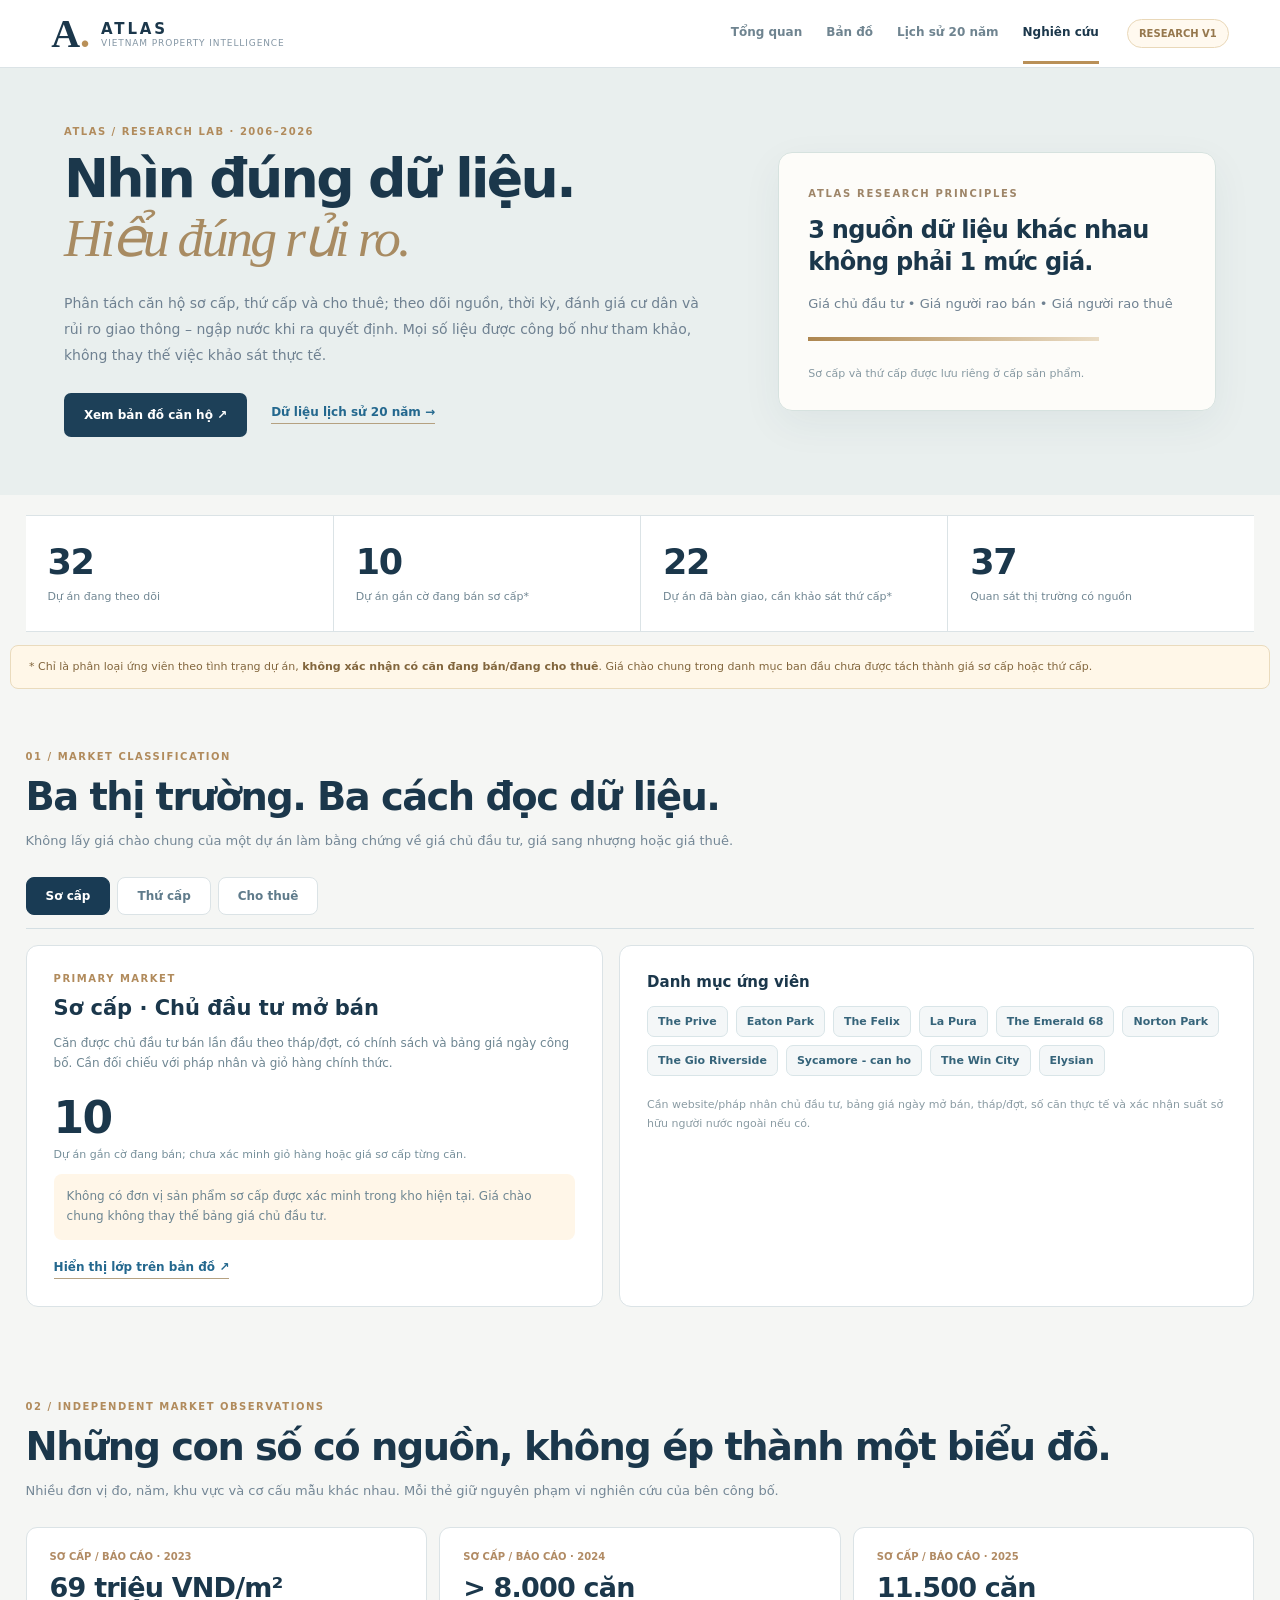
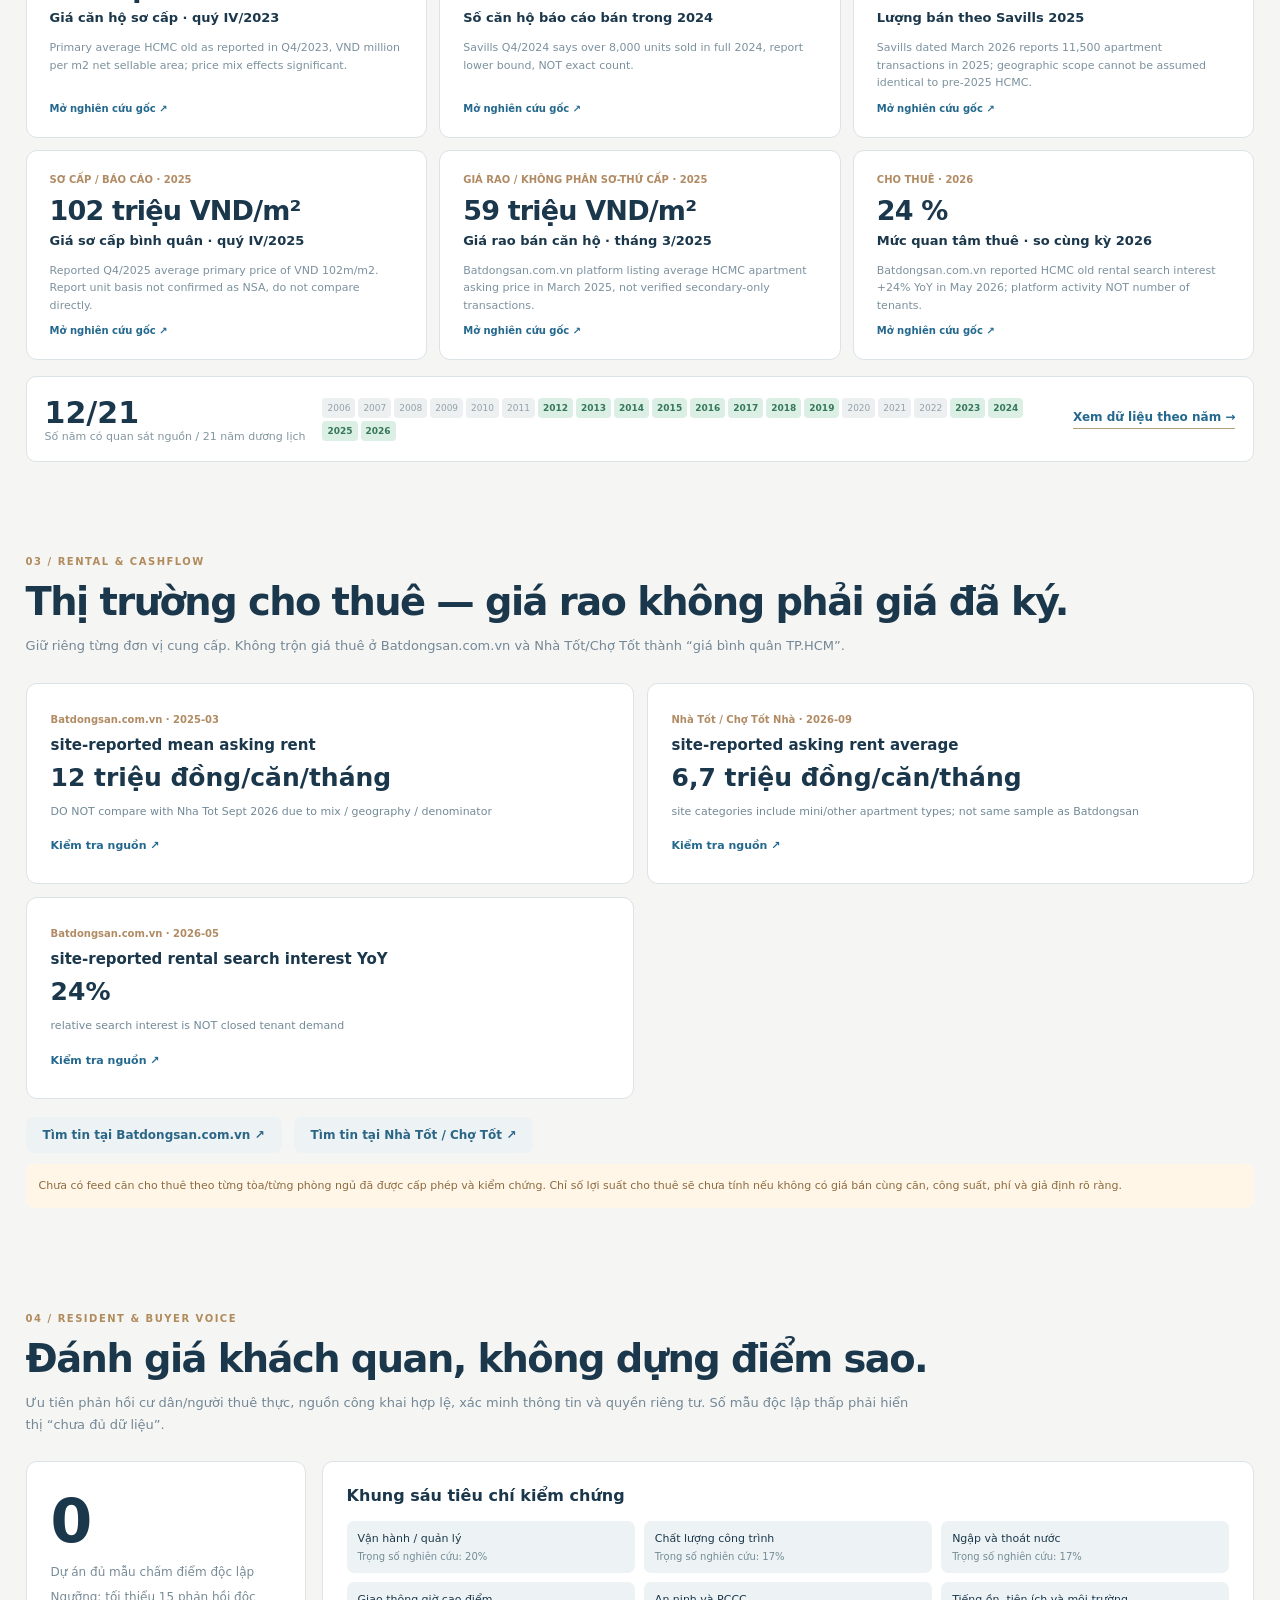
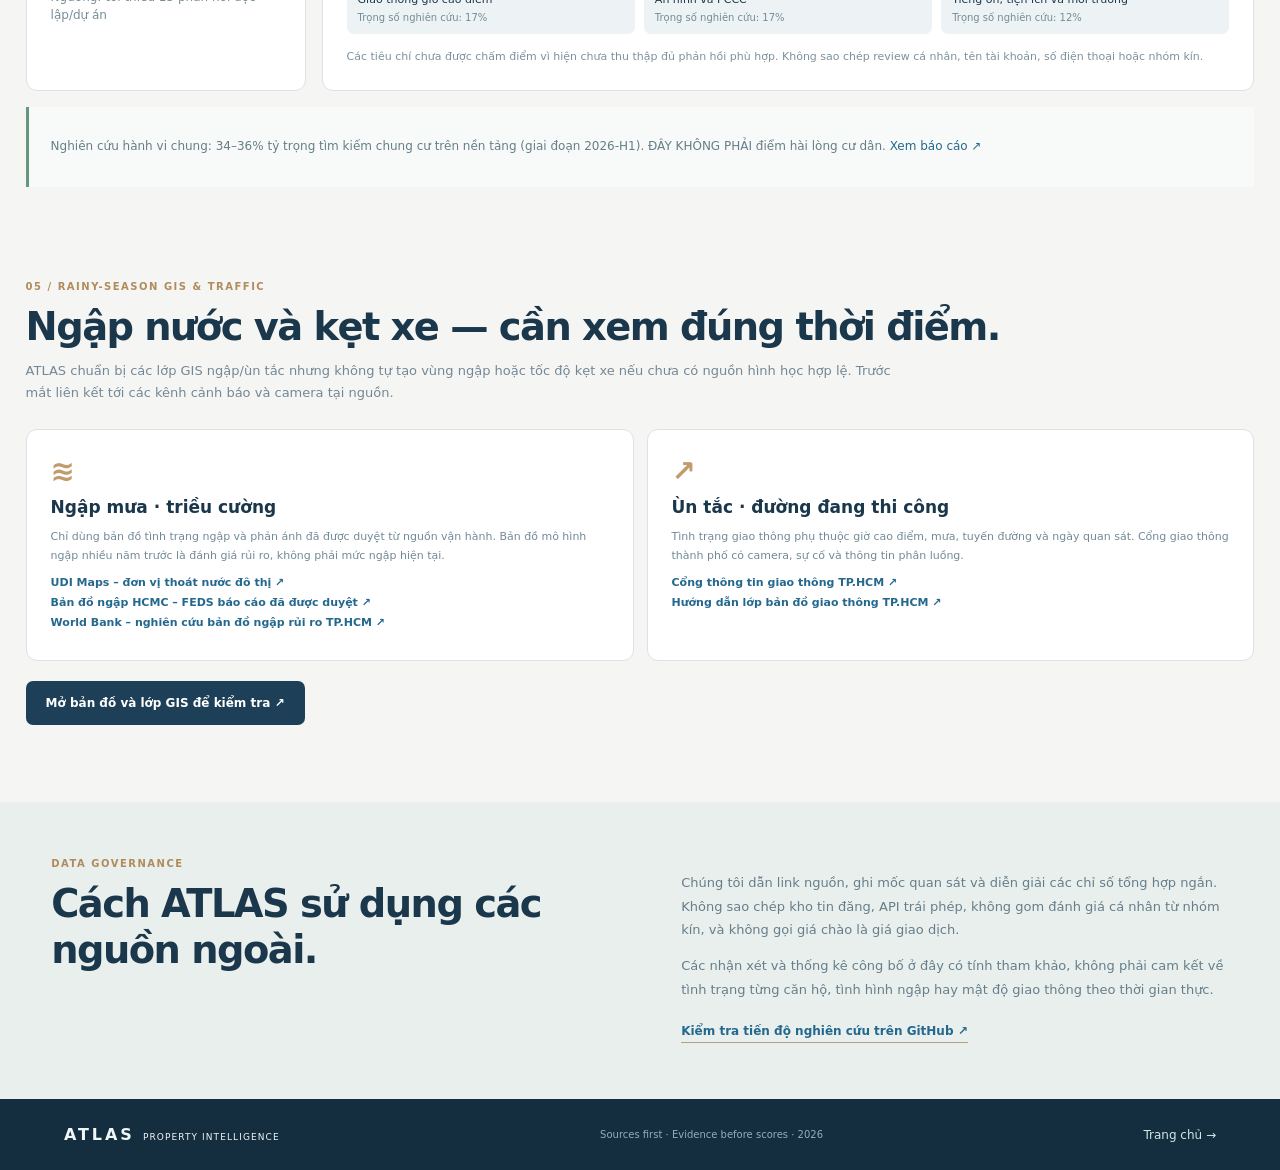
<file: market.html>
<!doctype html><html lang="vi"><head>
<meta charset="utf-8"><meta name="viewport" content="width=device-width,initial-scale=1"><meta name="theme-color" content="#162e42">
<meta name="description" content="ATLAS Market Research: sơ cấp, thứ cấp, giá thuê tham khảo, đánh giá cư dân, rủi ro ngập nước/kẹt xe và lịch sử 20 năm tại TP.HCM.">
<title>ATLAS Research | Sơ cấp · Thứ cấp · Cho thuê · Rủi ro</title>
<link rel="stylesheet" href="./assets/atlas-market.css"><script defer src="./assets/atlas-market.js"></script>
</head><body>
<header class="topbar"><a class="identity" href="./review.html"><span class="monogram">A<span>.</span></span><span><b>ATLAS</b><small>VIETNAM PROPERTY INTELLIGENCE</small></span></a>
<nav aria-label="ATLAS"><a href="./review.html">Tổng quan</a><a href="./map-v4.html">Bản đồ</a><a href="./history.html">Lịch sử 20 năm</a><a class="current" href="./market.html">Nghiên cứu</a></nav><span class="edition">RESEARCH V1</span></header>
<main>
<section class="hero"><div><span class="eyebrow">ATLAS / RESEARCH LAB · 2006–2026</span><h1>Nhìn đúng dữ liệu.<br><em>Hiểu đúng rủi ro.</em></h1><p>Phân tách căn hộ sơ cấp, thứ cấp và cho thuê; theo dõi nguồn, thời kỳ, đánh giá cư dân và rủi ro giao thông – ngập nước khi ra quyết định. Mọi số liệu được công bố như tham khảo, không thay thế việc khảo sát thực tế.</p><div class="actions"><a class="button" href="./map-v4.html">Xem bản đồ căn hộ ↗</a><a href="./history.html" class="textLink">Dữ liệu lịch sử 20 năm →</a></div></div><aside><span>ATLAS RESEARCH PRINCIPLES</span><strong>3 nguồn dữ liệu khác nhau<br>không phải 1 mức giá.</strong><p>Giá chủ đầu tư • Giá người rao bán • Giá người rao thuê</p><div class="goldBar"></div><small>Sơ cấp và thứ cấp được lưu riêng ở cấp sản phẩm.</small></aside></section>
<section class="metrics" id="stats" aria-label="Thống kê dữ liệu"><div><strong id="projects">—</strong><span>Dự án đang theo dõi</span></div><div><strong id="primaryCandidates">—</strong><span>Dự án gắn cờ đang bán sơ cấp*</span></div><div><strong id="secondaryCandidates">—</strong><span>Dự án đã bàn giao, cần khảo sát thứ cấp*</span></div><div><strong id="historyObservations">—</strong><span>Quan sát thị trường có nguồn</span></div></section>
<aside class="banner">* Chỉ là phân loại ứng viên theo tình trạng dự án, <b>không xác nhận có căn đang bán/đang cho thuê</b>. Giá chào chung trong danh mục ban đầu chưa được tách thành giá sơ cấp hoặc thứ cấp.</aside>
<section class="module" id="segmentation"><div class="moduleHead"><span class="eyebrow">01 / MARKET CLASSIFICATION</span><h2>Ba thị trường. Ba cách đọc dữ liệu.</h2><p>Không lấy giá chào chung của một dự án làm bằng chứng về giá chủ đầu tư, giá sang nhượng hoặc giá thuê.</p></div>
<div class="tabRow" role="tablist" aria-label="Loại hình căn hộ"><button type="button" role="tab" aria-selected="true" class="selected" data-tab="primary">Sơ cấp</button><button type="button" role="tab" aria-selected="false" data-tab="secondary">Thứ cấp</button><button type="button" role="tab" aria-selected="false" data-tab="rental">Cho thuê</button></div>
<div class="segmentWrap"><div class="segmentSummary"><span class="eyebrow" id="segmentEyebrow">PRIMARY MARKET</span><h3 id="segmentTitle">Sơ cấp · Chủ đầu tư mở bán</h3><p id="segmentDesc">Căn bán lần đầu bởi chủ đầu tư, với giá và điều kiện công bố theo đợt mở bán.</p><strong id="segmentCount">—</strong><span id="segmentCountNote">Dự án ứng viên, chưa xác nhận giỏ hàng</span><p id="segmentCaution" class="caution">Không có nguồn giá sơ cấp từng sản phẩm được duyệt.</p><a href="./map-v4.html?market=primary" id="segmentMap" class="underLink">Hiển thị lớp trên bản đồ ↗</a></div><div class="segmentList"><h4 id="segmentListHeading">Danh mục ứng viên</h4><div id="segmentProjects" class="tagCloud">Đang tải...</div><p class="footnote">Cần website/pháp nhân chủ đầu tư, bảng giá ngày mở bán, tháp/đợt, số căn thực tế và xác nhận suất sở hữu người nước ngoài nếu có.</p></div></div>
</section>
<section class="module" id="insights"><div class="moduleHead"><span class="eyebrow">02 / INDEPENDENT MARKET OBSERVATIONS</span><h2>Những con số có nguồn, không ép thành một biểu đồ.</h2><p>Nhiều đơn vị đo, năm, khu vực và cơ cấu mẫu khác nhau. Mỗi thẻ giữ nguyên phạm vi nghiên cứu của bên công bố.</p></div><div class="insightGrid" id="insightGrid"><p>Đang tải dữ liệu nghiên cứu...</p></div><div class="coverageBar"><div><b id="yearsCovered">—</b><small>Số năm có quan sát nguồn / 21 năm dương lịch</small></div><div id="yearPills" class="yearPills"></div><a class="underLink" href="./history.html">Xem dữ liệu theo năm →</a></div></section>
<section class="module" id="rental"><div class="moduleHead"><span class="eyebrow">03 / RENTAL & CASHFLOW</span><h2>Thị trường cho thuê — giá rao không phải giá đã ký.</h2><p>Giữ riêng từng đơn vị cung cấp. Không trộn giá thuê ở Batdongsan.com.vn và Nhà Tốt/Chợ Tốt thành “giá bình quân TP.HCM”.</p></div><div id="rentalSources" class="rentalGrid"></div><div id="rentalLinks" class="outlinks"></div><p class="caution">Chưa có feed căn cho thuê theo từng tòa/từng phòng ngủ đã được cấp phép và kiểm chứng. Chỉ số lợi suất cho thuê sẽ chưa tính nếu không có giá bán cùng căn, công suất, phí và giả định rõ ràng.</p></section>
<section class="module" id="resident"><div class="moduleHead"><span class="eyebrow">04 / RESIDENT & BUYER VOICE</span><h2>Đánh giá khách quan, không dựng điểm sao.</h2><p>Ưu tiên phản hồi cư dân/người thuê thực, nguồn công khai hợp lệ, xác minh thông tin và quyền riêng tư. Số mẫu độc lập thấp phải hiển thị “chưa đủ dữ liệu”.</p></div><div class="reviewIntro"><div class="noreviews"><strong id="ratedProjects">0</strong><span>Dự án đủ mẫu chấm điểm độc lập</span><small id="reviewThreshold">Ngưỡng xuất bản: ít nhất 15 phản hồi độc lập/dự án</small></div><div><h3>Khung sáu tiêu chí kiểm chứng</h3><div id="reviewRubric" class="rubric"></div><small>Các tiêu chí chưa được chấm điểm vì hiện chưa thu thập đủ phản hồi phù hợp. Không sao chép review cá nhân, tên tài khoản, số điện thoại hoặc nhóm kín.</small></div></div><div id="marketSentiment" class="sentiment"></div></section>
<section class="module" id="climate"><div class="moduleHead"><span class="eyebrow">05 / RAINY-SEASON GIS & TRAFFIC</span><h2>Ngập nước và kẹt xe — cần xem đúng thời điểm.</h2><p>ATLAS chuẩn bị các lớp GIS ngập/ùn tắc nhưng không tự tạo vùng ngập hoặc tốc độ kẹt xe nếu chưa có nguồn hình học hợp lệ. Trước mắt liên kết tới các kênh cảnh báo và camera tại nguồn.</p></div><div class="riskGrid"><div class="riskCard"><span class="riskIcon">≋</span><h3>Ngập mưa · triều cường</h3><p>Chỉ dùng bản đồ tình trạng ngập và phản ánh đã được duyệt từ nguồn vận hành. Bản đồ mô hình ngập nhiều năm trước là đánh giá rủi ro, không phải mức ngập hiện tại.</p><div id="floodLinks"></div></div><div class="riskCard"><span class="riskIcon">↗</span><h3>Ùn tắc · đường đang thi công</h3><p>Tình trạng giao thông phụ thuộc giờ cao điểm, mưa, tuyến đường và ngày quan sát. Cổng giao thông thành phố có camera, sự cố và thông tin phân luồng.</p><div id="trafficLinks"></div></div></div><a class="button secondary" href="./map-v4.html">Mở bản đồ và lớp GIS để kiểm tra ↗</a></section>
<section class="methodology"><div><span class="eyebrow">DATA GOVERNANCE</span><h2>Cách ATLAS sử dụng các nguồn ngoài.</h2></div><div><p>Chúng tôi dẫn link nguồn, ghi mốc quan sát và diễn giải các chỉ số tổng hợp ngắn. Không sao chép kho tin đăng, API trái phép, không gom đánh giá cá nhân từ nhóm kín, và không gọi giá chào là giá giao dịch.</p><p>Các nhận xét và thống kê công bố ở đây có tính tham khảo, không phải cam kết về tình trạng từng căn hộ, tình hình ngập hay mật độ giao thông theo thời gian thực.</p><a class="underLink" href="https://github.com/02zmarketingcontact-del/atlas-bds-tphcm/issues" target="_blank" rel="noopener noreferrer">Kiểm tra tiến độ nghiên cứu trên GitHub ↗</a></div></section>
</main><footer><strong>ATLAS <small>PROPERTY INTELLIGENCE</small></strong><span>Sources first · Evidence before scores · 2026</span><a href="./review.html">Trang chủ →</a></footer>
</body></html>
</file>
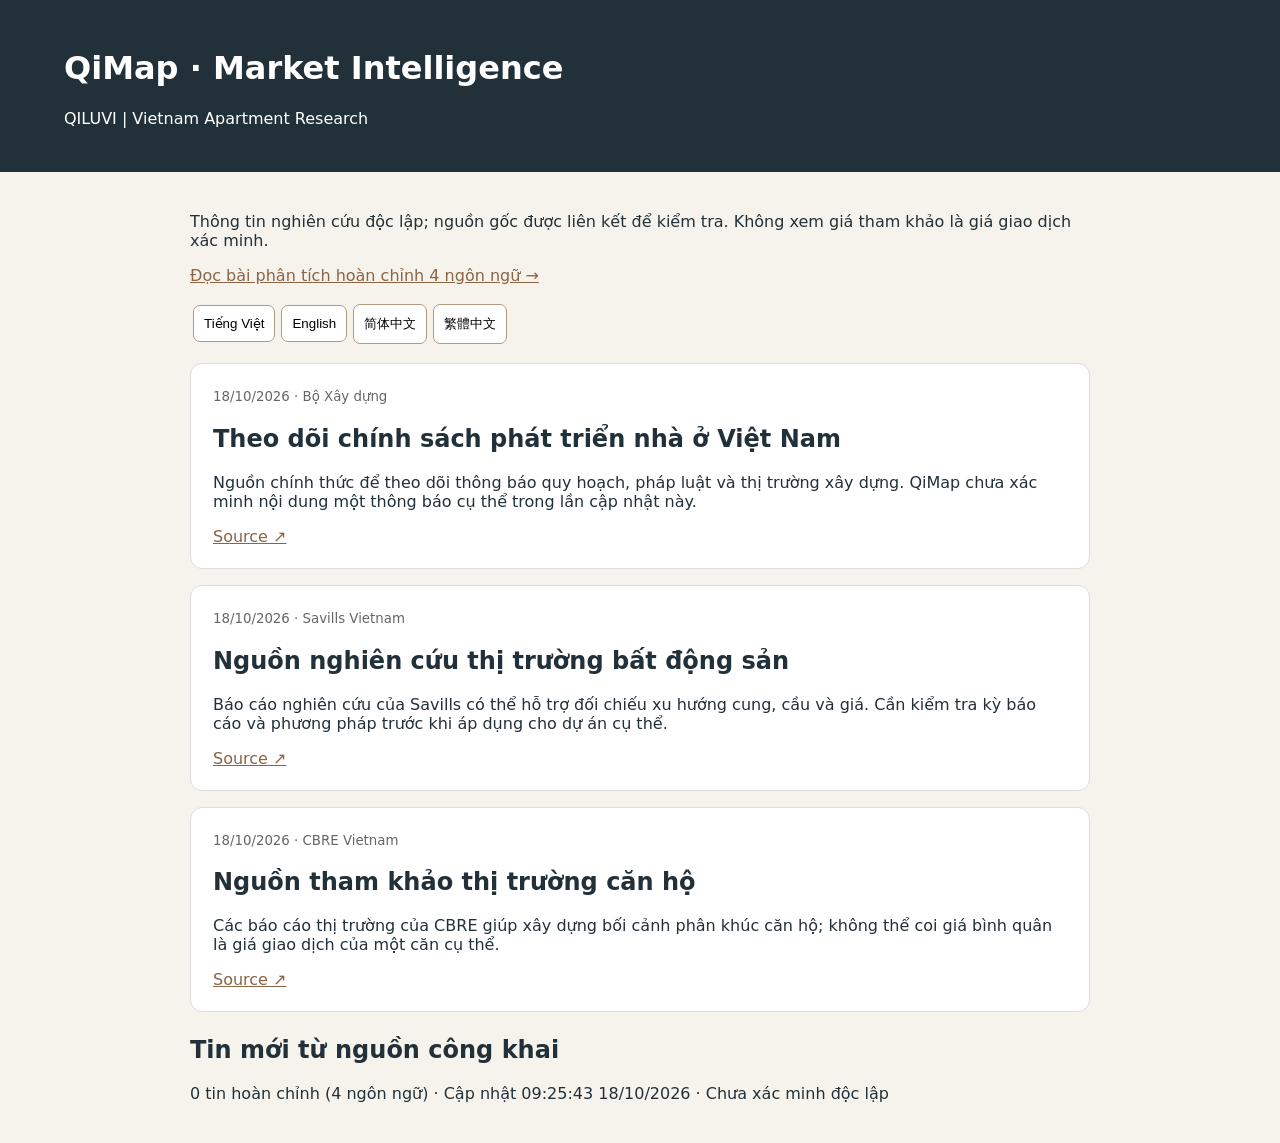
<file: news.html>
<!doctype html><html lang="vi"><head><meta charset="utf-8"><meta name="viewport" content="width=device-width,initial-scale=1"><title>QiMap | Tin thị trường</title><style>body{margin:0;background:#f6f3ec;color:#223139;font:16px system-ui}header{background:#223139;color:white;padding:28px 5%}main{max-width:900px;margin:auto;padding:24px}article{background:white;padding:22px;border-radius:12px;margin:16px 0;border:1px solid #ddd}a{color:#8b6444}small{color:#666}button{padding:10px;margin:3px;border:1px solid #b49a7d;background:white;border-radius:7px}</style></head><body><header><h1>QiMap · Market Intelligence</h1><p>QILUVI | Vietnam Apartment Research</p></header><main><p>Thông tin nghiên cứu độc lập; nguồn gốc được liên kết để kiểm tra. Không xem giá tham khảo là giá giao dịch xác minh.</p><p><a href="articles.html">Đọc bài phân tích hoàn chỉnh 4 ngôn ngữ →</a></p><div><button onclick="show('vi')">Tiếng Việt</button><button onclick="show('en')">English</button><button onclick="show('zh')">简体中文</button><button onclick="show('tw')">繁體中文</button></div><div id="articles"></div><section id="live" style="margin-top:24px"><h2>Tin mới từ nguồn công khai</h2><p id="newsstatus">Đang tải bản tin...</p><div id="liveitems"></div></section><script>(async function(){const status=document.getElementById('newsstatus'),box=document.getElementById('liveitems');window.qimapRefreshNews=function(){box.replaceChildren();const data=window.qimapNewsData;if(!data)return;const lang=window.qimapLang||'vi';data.items.filter(x=>['en','zh-CN','zh-TW'].every(k=>x.translations&&x.translations[k]&&x.translations[k].title&&x.translations[k].brief)).slice(-60).reverse().forEach(x=>{const a=document.createElement('article'),h=document.createElement('h3'),p=document.createElement('p'),link=document.createElement('a'),meta=document.createElement('small');const key={vi:'vi',en:'en',zh:'zh-CN',tw:'zh-TW'}[lang];const translated=x.translations&&x.translations[key];h.textContent=translated?translated.title:x.title;p.textContent=translated?translated.brief:x.brief;meta.textContent=x.topic+' · '+x.source+' · '+x.published+(lang!=='vi'&&!translated?' · Bản gốc tiếng Việt / Translation pending':'');link.href=x.source_url;link.textContent='Source ↗';link.target='_blank';link.rel='noopener noreferrer';a.append(meta,h,p,link);box.append(a)})};try{const r=await fetch('data/news/latest.json?ts='+Date.now());if(!r.ok)throw Error('not ready');const d=await r.json();status.textContent=d.items.filter(x=>['en','zh-CN','zh-TW'].every(k=>x.translations&&x.translations[k]&&x.translations[k].title&&x.translations[k].brief)).length+' tin hoàn chỉnh (4 ngôn ngữ) · Cập nhật '+new Date(d.updated_at).toLocaleString('vi-VN')+' · Chưa xác minh độc lập';window.qimapNewsData=d;window.qimapRefreshNews();}catch(e){status.textContent='Bộ thu thập tin đang khởi tạo; chưa có dữ liệu mới được xuất bản.'}})()</script></main><script>const news=[{date:'18/10/2026',source:'Bộ Xây dựng',url:'https://moc.gov.vn/',vi:['Theo dõi chính sách phát triển nhà ở Việt Nam','Nguồn chính thức để theo dõi thông báo quy hoạch, pháp luật và thị trường xây dựng. QiMap chưa xác minh nội dung một thông báo cụ thể trong lần cập nhật này.'],en:['Vietnam housing policy monitoring','Official source for construction and housing announcements. No specific announcement has been verified for this update.'],zh:['越南住房政策动态','越南建设部官方网站可用于核查住房与建设政策。本次更新尚未核实具体公告。'],tw:['越南住房政策動態','越南建設部官方網站可供核查住房與建設政策。本次更新尚未核實特定公告。']},{date:'18/10/2026',source:'Savills Vietnam',url:'https://www.savills.com.vn/',vi:['Nguồn nghiên cứu thị trường bất động sản','Báo cáo nghiên cứu của Savills có thể hỗ trợ đối chiếu xu hướng cung, cầu và giá. Cần kiểm tra kỳ báo cáo và phương pháp trước khi áp dụng cho dự án cụ thể.'],en:['Real estate market research source','Savills research can inform supply, demand and pricing trends. Check the reporting period and methodology before applying it to individual projects.'],zh:['房地产市场研究来源','Savills 研究报告可作为供需与价格趋势的参考，具体项目仍需核对报告期间及统计方法。'],tw:['房地產市場研究來源','Savills 研究報告可作為供需與價格趨勢的參考，特定項目仍需核對報告期間及統計方法。']},{date:'18/10/2026',source:'CBRE Vietnam',url:'https://www.cbrevietnam.com/',vi:['Nguồn tham khảo thị trường căn hộ','Các báo cáo thị trường của CBRE giúp xây dựng bối cảnh phân khúc căn hộ; không thể coi giá bình quân là giá giao dịch của một căn cụ thể.'],en:['Apartment market reference','CBRE market research provides apartment-sector context; averages are not verified transaction prices for individual units.'],zh:['公寓市场参考资料','CBRE 市场研究可用于了解公寓市场背景，但平均价格不等于具体房源的核实成交价。'],tw:['公寓市場參考資料','CBRE 市場研究可用於了解公寓市場背景，但平均價格不等於特定物件的核實成交價。']}];function show(l){window.qimapLang=l;if(window.qimapRefreshNews)window.qimapRefreshNews();document.getElementById('articles').innerHTML=news.map(n=>'<article><small>'+n.date+' · '+n.source+'</small><h2>'+n[l][0]+'</h2><p>'+n[l][1]+'</p><a href="'+n.url+'" target="_blank" rel="noopener noreferrer">Source ↗</a></article>').join('')}show('vi')</script></body></html>
</file>
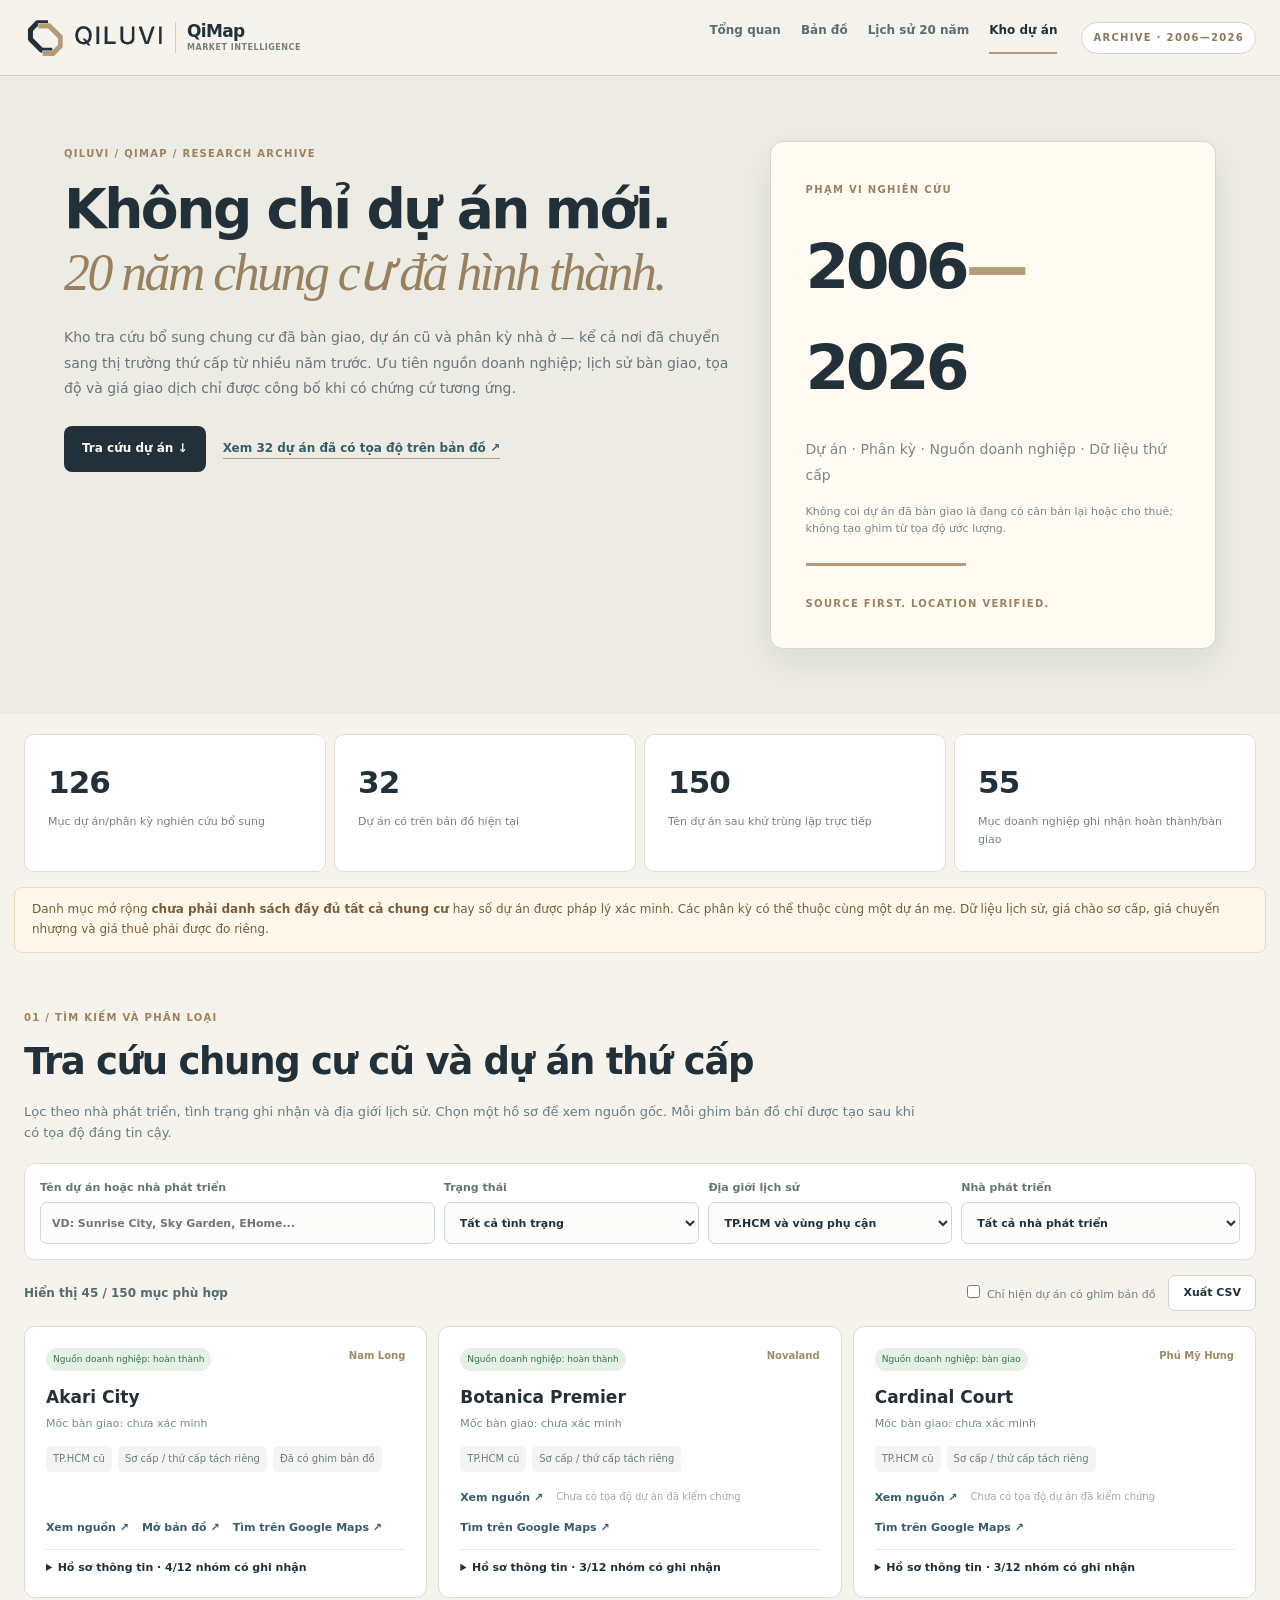
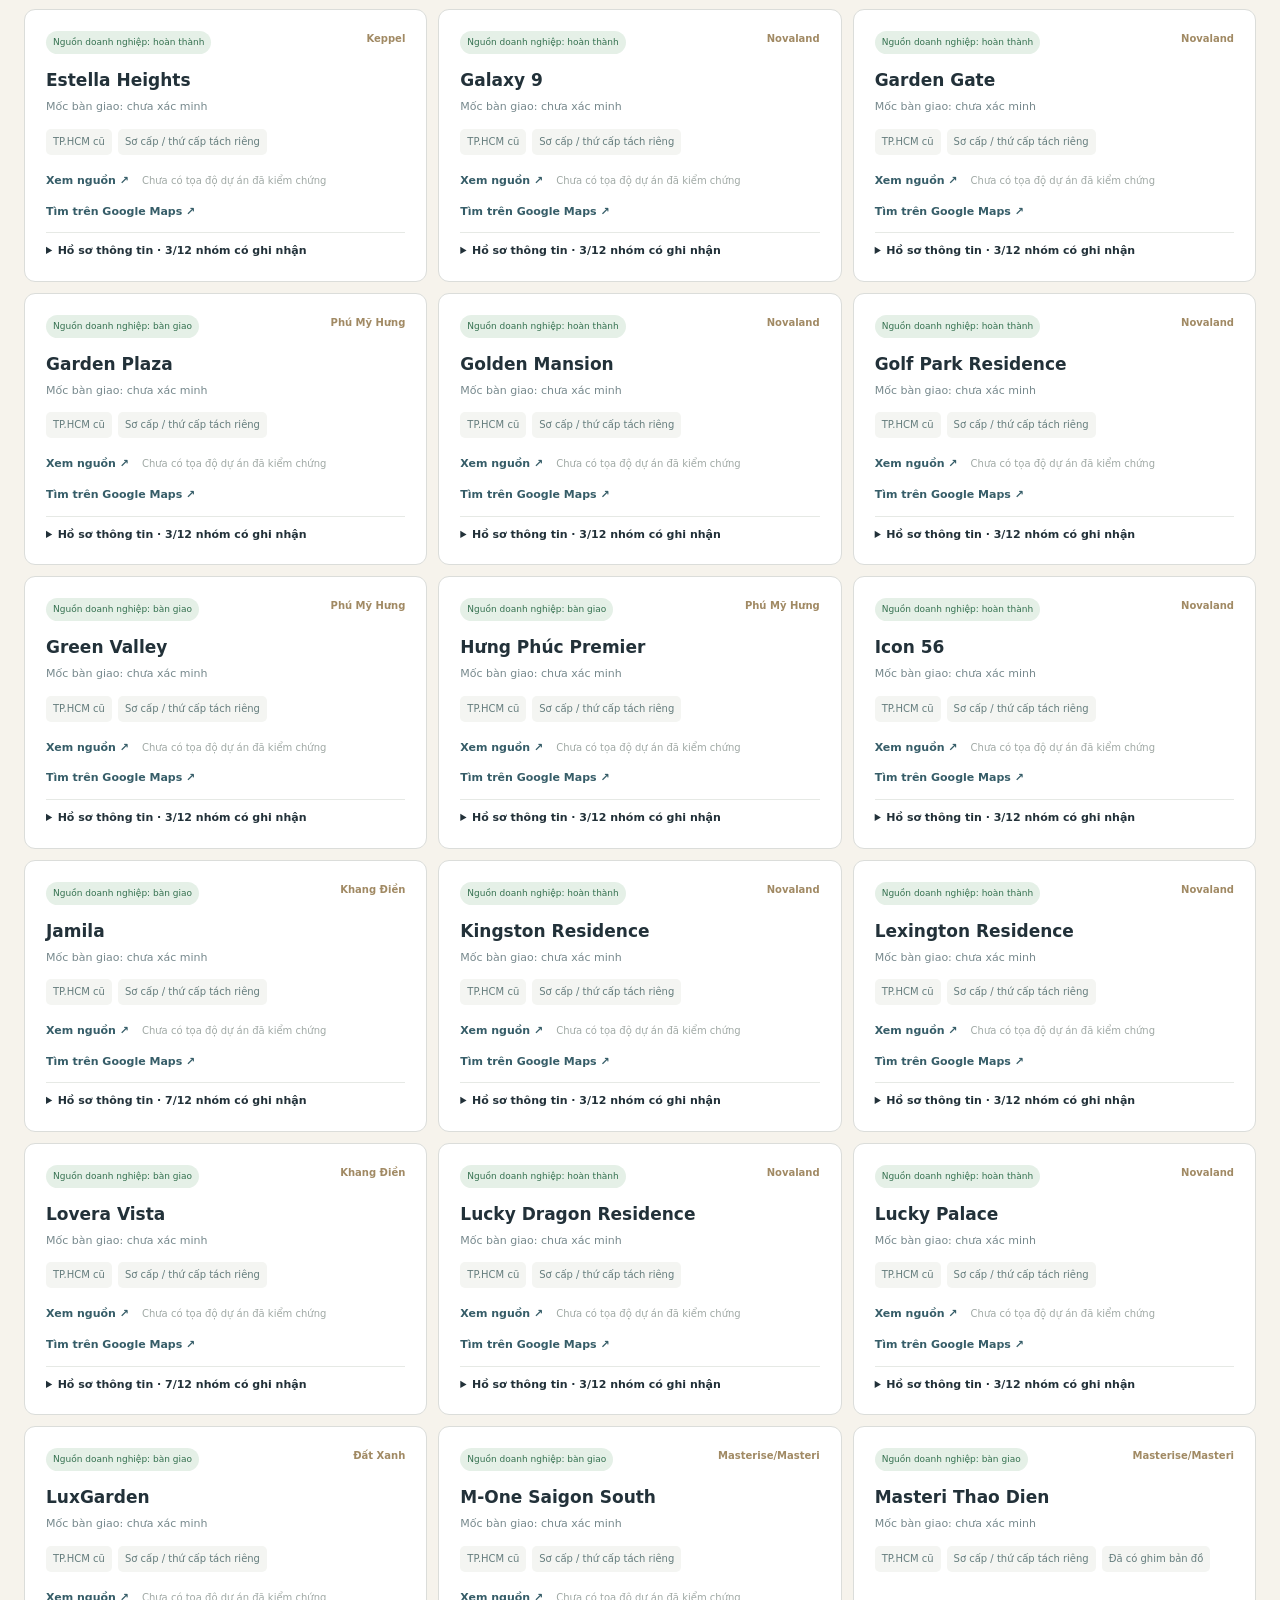
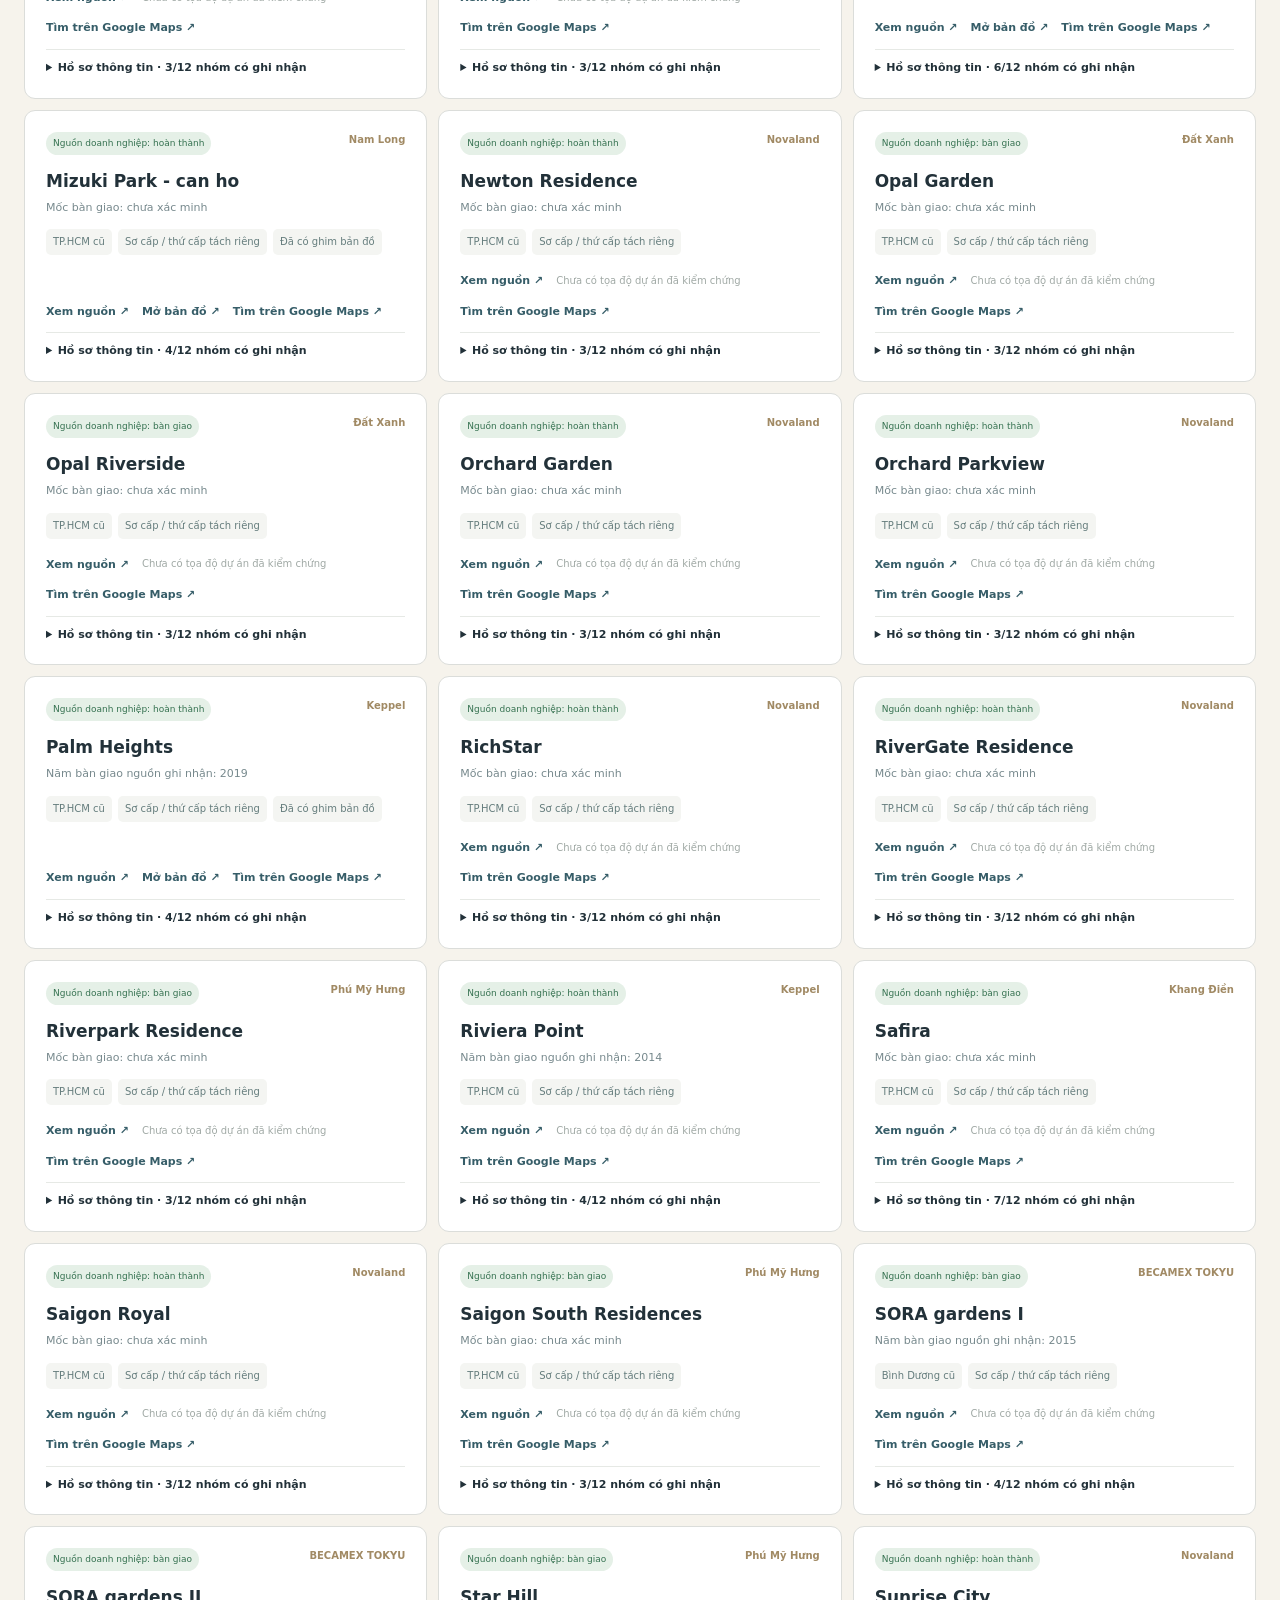
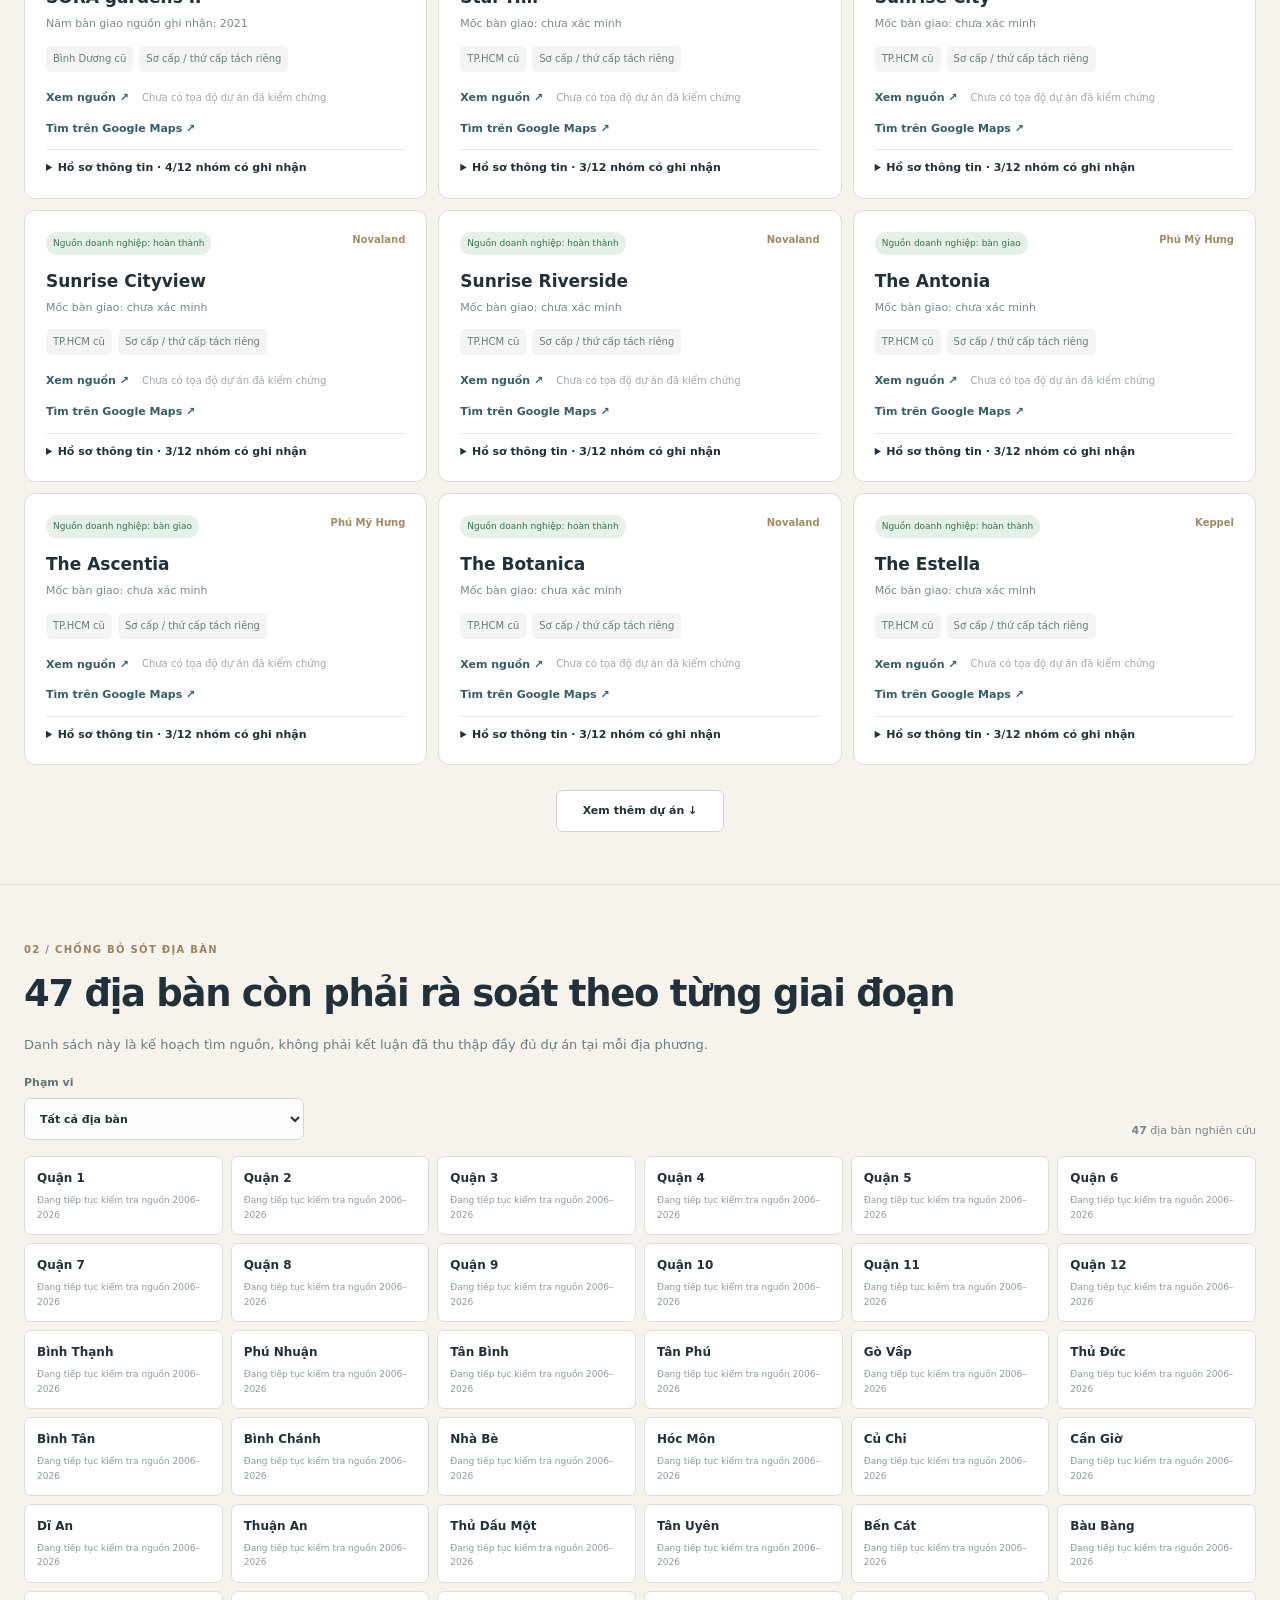
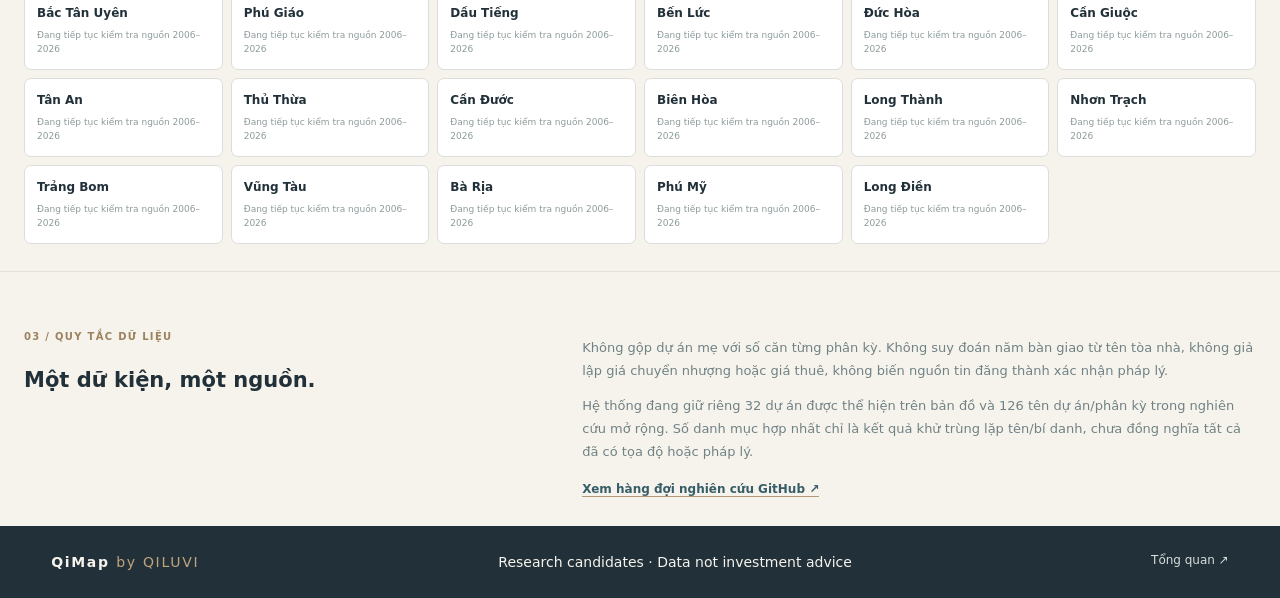
<file: secondary-catalog.html>
<!doctype html>
<html lang="vi"><head>
<meta charset="utf-8"><meta name="viewport" content="width=device-width,initial-scale=1,viewport-fit=cover">
<meta name="theme-color" content="#223139"><meta name="description" content="QiMap by QILUVI — danh mục căn hộ thứ cấp, chung cư đã bàn giao và lịch sử phát triển dự án TP.HCM từ 2006 đến 2026.">
<title>QiMap | Kho căn hộ cũ và thị trường thứ cấp</title>
<link rel="icon" href="./assets/qiluvi-icon.svg" type="image/svg+xml">
<link rel="stylesheet" href="./assets/qimap-secondary.css">
<link rel="stylesheet" href="./assets/qimap-brand.css">
<script defer src="./assets/qimap-secondary.js"></script>
</head><body class="qimap-secondary">
<a class="skip" href="#browse">Đến danh mục</a>
<header class="topbar">
<a class="logo qimap-brand-lockup" href="./review.html" aria-label="QiMap by QILUVI — trang chủ"><img class="qimap-brand-logo" src="./assets/qiluvi-logo-primary.svg" width="144" height="42" alt="QILUVI"><span class="qimap-product"><b>QiMap</b><small>Market Intelligence</small></span></a>
<nav aria-label="Điều hướng QiMap"><a href="./review.html">Tổng quan</a><a href="./map-v4.html">Bản đồ</a><a href="./history.html">Lịch sử 20 năm</a><a href="./secondary-catalog.html" class="active" aria-current="page">Kho dự án</a></nav>
<span class="edition">ARCHIVE · 2006—2026</span>
</header>
<main>
<section class="hero">
<div class="hero-main"><span class="eyebrow">QILUVI / QIMAP / RESEARCH ARCHIVE</span>
<h1>Không chỉ dự án mới.<br><em>20 năm chung cư đã hình thành.</em></h1>
<p>Kho tra cứu bổ sung chung cư đã bàn giao, dự án cũ và phân kỳ nhà ở — kể cả nơi đã chuyển sang thị trường thứ cấp từ nhiều năm trước. Ưu tiên nguồn doanh nghiệp; lịch sử bàn giao, tọa độ và giá giao dịch chỉ được công bố khi có chứng cứ tương ứng.</p>
<div class="hero-actions"><a class="action" href="#browse">Tra cứu dự án ↓</a><a class="textlink" href="./map-v4.html">Xem 32 dự án đã có tọa độ trên bản đồ ↗</a></div></div>
<div class="hero-aside"><span class="eyebrow">PHẠM VI NGHIÊN CỨU</span><strong>2006<span>—</span>2026</strong><p>Dự án · Phân kỳ · Nguồn doanh nghiệp · Dữ liệu thứ cấp</p>
<small>Không coi dự án đã bàn giao là đang có căn bán lại hoặc cho thuê; không tạo ghim từ tọa độ ước lượng.</small><div class="seam"></div><span class="eyebrow">SOURCE FIRST. LOCATION VERIFIED.</span></div>
</section>
<section class="metrics" aria-label="Độ bao phủ dữ liệu">
<div><strong id="countSeed">—</strong><span>Mục dự án/phân kỳ nghiên cứu bổ sung</span></div>
<div><strong id="countMapped">—</strong><span>Dự án có trên bản đồ hiện tại</span></div>
<div><strong id="countCombined">—</strong><span>Tên dự án sau khử trùng lặp trực tiếp</span></div>
<div><strong id="countIssuer">—</strong><span>Mục doanh nghiệp ghi nhận hoàn thành/bàn giao</span></div>
</section>
<p class="warning">Danh mục mở rộng <strong>chưa phải danh sách đầy đủ tất cả chung cư</strong> hay số dự án được pháp lý xác minh. Các phân kỳ có thể thuộc cùng một dự án mẹ. Dữ liệu lịch sử, giá chào sơ cấp, giá chuyển nhượng và giá thuê phải được đo riêng.</p>
<section class="module" id="browse">
<div class="heading"><span class="eyebrow">01 / TÌM KIẾM VÀ PHÂN LOẠI</span><h2>Tra cứu chung cư cũ và dự án thứ cấp</h2><p>Lọc theo nhà phát triển, tình trạng ghi nhận và địa giới lịch sử. Chọn một hồ sơ để xem nguồn gốc. Mỗi ghim bản đồ chỉ được tạo sau khi có tọa độ đáng tin cậy.</p></div>
<div class="filters">
<label>Tên dự án hoặc nhà phát triển <input id="query" type="search" placeholder="VD: Sunrise City, Sky Garden, EHome..." autocomplete="off"></label>
<label>Trạng thái <select id="life"><option value="all">Tất cả tình trạng</option><option value="issuer">Doanh nghiệp ghi nhận bàn giao/hoàn thành</option><option value="historical">Hồ sơ lịch sử và nguồn thị trường</option><option value="candidate">Đầu mối cần xác minh</option></select></label>
<label>Địa giới lịch sử <select id="region"><option value="all">TP.HCM và vùng phụ cận</option><option value="HCMC_old_boundary">TP.HCM cũ</option><option value="Binh_Duong_pre_2025">Bình Dương cũ</option><option value="Long_An_pre_2025">Long An cũ</option><option value="Ba_Ria_Vung_Tau_pre_2025">Bà Rịa–Vũng Tàu cũ</option></select></label>
<label>Nhà phát triển <select id="developer"><option value="all">Tất cả nhà phát triển</option></select></label>
</div>
<div class="toolbar"><span id="shownCount" aria-live="polite">Đang tải dữ liệu...</span><div><label class="check"><input type="checkbox" id="mappedOnly"> Chỉ hiện dự án có ghim bản đồ</label><button type="button" id="downloadCsv">Xuất CSV</button></div></div>
<div id="cards" class="cards"><p>Đang nạp danh mục dự án...</p></div>
<div class="moreline"><button id="more" type="button" hidden>Xem thêm dự án ↓</button></div>
</section>
<section class="module region-module"><div class="heading"><span class="eyebrow">02 / CHỐNG BỎ SÓT ĐỊA BÀN</span><h2>47 địa bàn còn phải rà soát theo từng giai đoạn</h2><p>Danh sách này là kế hoạch tìm nguồn, không phải kết luận đã thu thập đầy đủ dự án tại mỗi địa phương.</p></div><div class="region-head"><label>Phạm vi <select id="auditRegion"><option value="all">Tất cả địa bàn</option></select></label><span><b id="auditCount">—</b> địa bàn nghiên cứu</span></div><div class="area-grid" id="areaGrid"></div></section>
<section class="module methodology"><div><span class="eyebrow">03 / QUY TẮC DỮ LIỆU</span><h2>Một dữ kiện, một nguồn.</h2></div><div><p>Không gộp dự án mẹ với số căn từng phân kỳ. Không suy đoán năm bàn giao từ tên tòa nhà, không giả lập giá chuyển nhượng hoặc giá thuê, không biến nguồn tin đăng thành xác nhận pháp lý.</p><p>Hệ thống đang giữ riêng 32 dự án được thể hiện trên bản đồ và 126 tên dự án/phân kỳ trong nghiên cứu mở rộng. Số danh mục hợp nhất chỉ là kết quả khử trùng lặp tên/bí danh, chưa đồng nghĩa tất cả đã có tọa độ hoặc pháp lý.</p><a class="textlink" href="https://github.com/02zmarketingcontact-del/atlas-bds-tphcm/issues" target="_blank" rel="noopener noreferrer">Xem hàng đợi nghiên cứu GitHub ↗</a></div></section>
</main><footer><strong>QiMap <span>by QILUVI</span></strong><span>Research candidates · Data not investment advice</span><a href="./review.html">Tổng quan ↗</a></footer>
</body></html>
</file>
<file: assets/atlas-v4.css>
:root{--ink:#19354c;--muted:#64798b;--line:#dfe6eb;--paper:#fff;--canvas:#e9eeef;--highlight:#b48955;--navy:#16354b;--light:#f2f6f8}*{box-sizing:border-box}html,body{margin:0;height:100%;font-family:Inter,ui-sans-serif,"Segoe UI",Arial,sans-serif;color:var(--ink);background:var(--canvas)}button,select,input{font:inherit}button{cursor:pointer}button:focus-visible,a:focus-visible,input:focus-visible,select:focus-visible{outline:3px solid #deb571;outline-offset:2px}a{color:#28658d;text-decoration:none}.topbar{height:70px;position:relative;z-index:15;background:#fff;border-bottom:1px solid var(--line);display:flex;align-items:center;gap:34px;padding:0 24px;box-shadow:0 3px 24px #1230460f}.logo{display:flex;gap:10px;align-items:center;color:var(--navy);min-width:245px}.logo .mark{font-size:39px;line-height:1;font-family:Georgia,serif;font-weight:900}.mark span{color:#b68e51}.logo b{display:block;font-size:15px;letter-spacing:.13em}.logo small{font-size:10px;color:var(--muted);display:block;letter-spacing:.01em;margin-top:4px}.topbar nav{display:flex;gap:24px;align-items:center}.topbar nav a{font-size:12px;font-weight:700;color:#657d8c;padding:25px 0 23px;border-bottom:3px solid transparent;white-space:nowrap}.topbar nav a.active{color:#143a55;border-bottom-color:#bd985e}.top-actions{margin-left:auto;display:flex;align-items:center;gap:12px}.beta{font-size:10px;color:#987548;background:#f8f0e5;border:1px solid #eadcc8;padding:7px 9px;border-radius:50px;font-weight:900;white-space:nowrap}.top-actions select{padding:8px;border:1px solid var(--line);border-radius:8px;background:#fff;max-width:130px;font-size:11px}.mobileOnly{display:none}.workspace{height:calc(100dvh - 70px);display:flex;min-height:380px}.sidebar{width:364px;flex:0 0 364px;background:#fff;border-right:1px solid var(--line);display:flex;flex-direction:column;z-index:9;box-shadow:2px 0 20px #1a3e5020;overflow:hidden}.sideIntro{padding:23px 20px 14px}.eyebrow{color:#a3825c;letter-spacing:.12em;font-size:9px;font-weight:900}.sideIntro h1{font-size:22px;margin:10px 0 7px;line-height:1.25}.sideIntro p{font-size:12px;color:var(--muted);line-height:1.55;margin:0}.stats{margin:0 20px 13px;background:#f0f5f7;border:1px solid #e5ebef;display:flex;border-radius:9px;padding:11px}.stats>div{flex:1;display:flex;gap:3px;flex-direction:column}.stats>div+div{padding-left:14px;border-left:1px solid #dde6eb}.stats strong{font-size:24px}.stats span{font-size:10px;color:var(--muted)}.sidebar>.inputLabel,.sidebar>input,.filterGrid,.sidebar>.check,.modeRow,.listTitle{margin-left:20px;margin-right:20px}.inputLabel,.filterGrid label{font-size:11px;font-weight:800;margin-bottom:6px;display:block}.sidebar>input,.filterGrid input,.filterGrid select{border:1px solid #d6e0e6;border-radius:8px;padding:11px 10px;width:100%;font-size:12px;color:var(--ink);background:white}.sidebar>input{width:calc(100% - 40px);margin-bottom:13px}.filterGrid{display:grid;grid-template-columns:1fr 1fr;gap:10px;margin-bottom:12px}.check{display:flex;align-items:center;gap:7px;font-size:11px;font-weight:700;line-height:1.35}.check input{accent-color:#265b80;width:16px;height:16px}.sidebar>.check{margin-bottom:8px}.modeRow{display:flex;margin-top:8px;margin-bottom:14px;gap:5px}.modeRow span{border:1px solid #dbe4e8;border-radius:7px;padding:8px;font-size:10px;font-weight:800}.modeRow .active{background:#e7f0f5;color:#29587b}.modeRow .inactive{color:#909ba3;background:#f6f7f8}.listTitle{border-top:1px solid #e6edf1;padding-top:14px;display:flex;justify-content:space-between;align-items:center;gap:8px;margin-bottom:8px}.listTitle b{font-size:12px}.listTitle button{background:transparent;color:#37749a;border:0;padding:5px 0;font-size:10px;font-weight:800;text-align:right}.projectList{padding:0 20px;flex:1;overflow-y:auto;overscroll-behavior:contain}.projectCard{display:block;border:1px solid #e4eaee;border-radius:10px;background:#fff;width:100%;text-align:left;padding:12px 11px;margin:0 0 8px}.projectCard:hover,.projectCard:focus{background:#f7fafb;border-color:#a1bfd2}.projectCard .name{font-weight:850;font-size:12px}.projectCard .sub{color:#768b9a;font-size:10px;margin-top:4px}.projectCard .price{color:#225a80;font-size:15px;font-weight:900;margin-top:8px}.projectCard .tag{display:inline-block;font-size:9px;border-radius:4px;padding:3px 5px;margin-top:5px;background:#f6f0e8;color:#9a733f}.projectCard .tag.verified{background:#e4f4ec;color:#2a7a57}.sideFoot{padding:10px 20px 14px;border-top:1px solid #e7eef1;background:#fcfdfd}.sideFoot a{font-weight:700;font-size:10px}.sideFoot p{font-size:10px;line-height:1.5;color:#987044;margin:6px 0 0}.mapArea{position:relative;flex:1;min-width:0}#map{position:absolute;inset:0;background:linear-gradient(90deg,#e6eff0,#dce7e9)}.mapTools{position:absolute;top:16px;right:16px;z-index:5;width:251px;background:#ffffffed;border:1px solid #d8e4e9;backdrop-filter:blur(15px);padding:15px;border-radius:12px;box-shadow:0 12px 25px #17344726;display:flex;flex-direction:column;gap:10px}.mapTools>label:not(.check):not(.upload){font-size:11px;font-weight:900}.mapTools>select{border:1px solid #d9e2e7;border-radius:8px;padding:9px;color:var(--ink);background:#fff;font-size:11px}.separator{border-top:1px solid #e4eaee}.mapTools small{font-size:10px;color:#7d8791;line-height:1.5}.mapTools a{font-size:10px;font-weight:850}.mapTools .upload{background:#f2f6f9;border:1px dashed #a9c0cc;padding:9px;border-radius:7px;font-weight:750;color:#356c8e;font-size:11px;text-align:center;cursor:pointer}.mapTools .upload input{display:none}.mapLegend{position:absolute;bottom:18px;left:18px;z-index:5;background:#fffffff2;border:1px solid #d8e1e6;border-radius:9px;box-shadow:0 5px 20px #1430441d;padding:10px 13px;font-size:10px;display:flex;align-items:center;gap:7px;flex-wrap:wrap;max-width:calc(100% - 36px)}.dot{width:9px;height:9px;border-radius:50%;display:inline-block}.dot.confirmed{background:#2c6f97}.dot.approximate{background:#fff;border:2px dashed #95774f;margin-left:9px}.projectMarker{transform:translate(-50%,-50%);display:flex;flex-direction:column;align-items:center;justify-content:center;min-width:76px;max-width:126px;padding:6px 8px;border-radius:9px;border:2px solid #fff;box-shadow:0 3px 14px #0b314d58;background:#fff;color:#244b64;white-space:nowrap;cursor:pointer}.projectMarker b{font-size:11px;max-width:116px;overflow:hidden;text-overflow:ellipsis}.projectMarker span{font-size:12px;font-weight:900;margin-top:3px}.projectMarker.estimate{border:2px dashed #b58e58;background:#fffaf0}.projectMarker.selected{box-shadow:0 0 0 3px #dfad5e,0 5px 25px #10314769}.projectMarker.compact{min-width:26px;width:27px;height:27px;border-radius:50%;padding:0}.projectMarker.compact b,.projectMarker.compact span{display:none}.projectMarker.compact:after{content:"";width:9px;height:9px;background:#245d83;border-radius:50%}.projectMarker.estimate.compact:after{background:#ba996a}.detail{position:absolute;top:15px;bottom:15px;right:285px;z-index:7;background:#fff;border:1px solid #dae4e9;border-radius:13px;box-shadow:0 12px 35px #133d5538;width:320px;overflow:auto;padding:18px}.detail h2{font-size:20px;margin:9px 0}.detail p{font-size:11px;color:var(--muted);line-height:1.6}.detail strong{display:block;font-size:27px;color:#245a7a;margin:10px 0}.detail .detailRow{display:flex;justify-content:space-between;border-top:1px solid #e8edf1;padding:10px 0;gap:12px;font-size:11px}.detail .detailRow span:first-child{color:#7d8f9d}.detail .detailRow span:last-child{font-weight:750;text-align:right}.detail .close{float:right;border:0;background:#edf3f6;font-size:19px;border-radius:6px;padding:4px 10px}.detail .caution{background:#fff7e9;color:#866331;padding:10px 12px;border-radius:7px;font-size:10px;line-height:1.5;margin-top:9px}.detail a{display:block;font-size:11px;font-weight:800;margin-top:10px}.mapNotice{position:absolute;top:50%;left:50%;transform:translate(-50%,-50%);z-index:10;background:#fff;border:1px solid #e1c08b;border-radius:13px;padding:20px;width:min(340px,90vw);box-shadow:0 20px 45px #1e384e4d;text-align:center}.mapNotice[hidden],.detail[hidden]{display:none}.mapNotice p{font-size:12px;color:var(--muted);line-height:1.5}.noticeActions{display:flex;align-items:center;justify-content:center;gap:10px}.noticeActions button,.noticeActions a{font-size:11px;font-weight:800;padding:10px;background:#245f81;border-radius:7px;color:#fff;border:0}.noticeActions a{background:#eff5f7;color:#2c6687}.muted{font-size:12px;color:var(--muted)}.maplibregl-ctrl-bottom-right{bottom:6px}.maplibregl-ctrl-attrib{font-size:10px!important}@media(max-width:1090px){.topbar{gap:17px;padding:0 15px}.sidebar{width:306px;flex-basis:306px}.mapTools{width:220px}.detail{right:250px;width:280px}}@media(max-width:820px){.topbar{height:58px;gap:10px}.logo{min-width:auto}.logo .mark{font-size:30px}.logo b{font-size:11px}.logo small{display:none}.topbar nav{gap:10px}.topbar nav a{font-size:10px;padding:20px 0}.beta{display:none}.workspace{height:calc(100dvh - 58px)}.sidebar{width:min(345px,88vw);flex:unset;position:absolute;top:58px;bottom:0;left:0;z-index:10;transform:translateX(-102%);transition:transform .2s}.sidebar.open{transform:translateX(0)}.mobileOnly{display:block;background:#eff3f6;border:1px solid #dce4ea;border-radius:6px;padding:7px}.mapArea{width:100%}.mapTools{top:10px;right:10px;width:200px;padding:10px;gap:6px}.mapTools small{display:none}.detail{right:10px;bottom:15px;top:auto;height:min(60vh,430px);width:min(345px,calc(100vw - 20px))}.mapLegend{left:10px;bottom:10px;max-width:calc(100vw - 20px)}}@media(max-width:490px){.topbar nav a:nth-child(3){display:none}.topbar nav a{font-size:9px}.top-actions{gap:4px}.top-actions select{width:78px;font-size:10px}.mapTools{top:8px;right:8px;width:167px;padding:8px}.mapTools label,.mapTools a,.mapTools select{font-size:10px!important}.mapLegend{max-width:calc(100vw - 85px);font-size:9px;gap:5px}.projectMarker{min-width:62px;max-width:100px;padding:4px}.projectMarker b{max-width:90px;font-size:10px}.projectMarker span{font-size:10px}}
/* Embedded, low-friction read-only map preview for the V1 home page */
html.embedded .topbar,html.embedded .sidebar,html.embedded .mapTools{display:none!important}html.embedded .workspace{height:100dvh!important;min-height:300px}html.embedded .mapArea{height:100%!important;width:100%!important}html.embedded .mapLegend{left:10px;bottom:10px;font-size:9px;z-index:7}html.embedded .detail{right:10px;bottom:40px;top:auto;max-height:min(75vh,430px);width:min(325px,calc(100vw - 20px))}html.embedded .mapNotice{width:min(340px,calc(100vw - 20px))}

/* Project clusters at regional zoom: prevent overlapping values and preserve clickable map */
.projectCluster{appearance:none;border:2px solid #fff;border-radius:12px;background:#284f68;color:#fff;min-width:54px;min-height:46px;padding:6px 9px;display:flex;flex-direction:column;align-items:center;justify-content:center;cursor:pointer;box-shadow:0 3px 13px #173e53a0}.projectCluster:hover{background:#b3864c}.projectCluster strong{font-size:16px;line-height:1.1}.projectCluster small{font-size:9px;opacity:.85;margin-top:2px}.projectCluster:focus-visible{outline:3px solid #ecb86b;outline-offset:3px}

/* V4.1 transit / planning research panel. Scrolling is intentional so map remains visible. */
.mapTools{max-height:calc(100dvh - 110px);overflow-y:auto;overscroll-behavior:contain}
.transitCatalog{border:1px solid #dce5e9;border-radius:8px;padding:8px;background:#f9fbfc}
.transitCatalog summary{cursor:pointer;font-weight:850;font-size:11px;color:#284e66}
.transitCatalog select{margin-top:9px;width:100%;padding:7px 8px;border-radius:6px;border:1px solid #d5e0e6;background:white;font-size:11px}
.transitList{max-height:215px;overflow-y:auto;margin-top:8px}
.transitItem{border-top:1px solid #e1e9ee;padding:8px 1px;display:flex;flex-direction:column;gap:4px}
.transitItem strong{font-size:11px;line-height:1.35}
.transitItem small{font-size:10px;color:#718696;line-height:1.35}
.transitItem a,.planningSources a{font-size:10px!important;color:#316d92;font-weight:750}
.transitItem .transitWarning{color:#9b7b55;font-style:italic}
.transitItem .transitTarget{color:#a46d37}
.transitStatus{align-self:flex-start;font-size:9px;line-height:1.2;color:#596d7e;background:#e9eef2;padding:3px 7px;border-radius:12px}
.transitStatus.operating{background:#e0f2e7;color:#257b56}
.transitStatus.under_construction{background:#fff0da;color:#9a6b27}
.transitStatus.alignment_approved{background:#ebefff;color:#4b65a0}
.planningSources{display:flex;flex-direction:column;gap:5px}
.planningSources>a{display:block;line-height:1.4}
.sourceCaution{font-size:10px;color:#8c6c47;line-height:1.45;margin:0}
.mapTools .transitAttribution{font-size:9px!important;font-weight:600;color:#697d8c}
.developerHeading{font-size:13px;margin:19px 0 9px;border-top:1px solid #e5edf0;padding-top:13px}
.transitCaution{font-size:10px;color:#8b795a;line-height:1.6}
.atlasStopPopup{font-family:Inter,"Segoe UI",sans-serif;color:#233d50;font-size:12px;line-height:1.5}
.atlasStopPopup strong{font-size:13px}
.atlasStopPopup p{font-size:11px;color:#697d88;margin:7px 0}
.atlasStopPopup a{font-size:11px;color:#226891;font-weight:800}
@media(max-width:820px){.mapTools{top:8px;max-height:calc(100dvh - 92px)}.transitList{max-height:150px}}

/* Developer-first evidence status and source audit in project detail */
.officialSourceLink{display:block;font-size:11px;font-weight:800;color:#2f7093;padding:5px 0;overflow-wrap:anywhere}
.officialSourceWarning{font-size:11px;line-height:1.6;background:#fff4e5;color:#86612c;padding:10px 12px;border-radius:7px;margin:8px 0}


/* Honest price-sync disclosure in the sidebar; price source monitoring is distinct from corporate-site monitoring. */
.sideFoot .priceFeedStatus{border-top:1px solid #e5e9eb;margin:8px 0 0;padding-top:8px;color:#5b6670;font-size:10px;line-height:1.55}

.projectDossier{border-top:1px solid #e2e8e8;margin-top:15px;padding-top:12px}
.projectDossier h3{font-size:13px;margin:4px 0 10px}
.projectDossier .dossierSource{display:block;font-size:10px;margin:2px 0 8px}
.projectDossier .muted{color:#718087;font-size:10px;line-height:1.6}

/* Research geolocation tiers: distinct from existing price markers, no VERIFIED claim. */
.projectMarker.researchPin{border:2px dashed #a97743;background:#fff9ef}.projectMarker.researchPin:after{background:#ad8152}.projectMarker.corroboratedPin{border-color:#448a86;background:#f5fbf9}.projectMarker.corroboratedPin:after{background:#448a86}.projectCluster.researchCluster{background:#665d4e;border:2px dashed #d9c297}.mapLegend .dot.corroborated{background:#448a86;margin-left:9px}.mapLegend .dot.osmReference{background:#ad8152;margin-left:9px}.mapLegend small{flex-basis:100%;font-size:9px;color:#6b777e;line-height:1.4}
</file>
<file: assets/qimap-brand.css>
/* QiMap by QILUVI. Source: supplied QILUVI Brand Guidelines concept v1.
   Palette: ivory/graphite/champagne/platinum/white. Preserve map tile behavior. */
:root {
 --qiluvi-ivory:#F6F3EC;
 --qiluvi-graphite:#223139;
 --qiluvi-champagne:#B49B77;
 --qiluvi-platinum:#C9CDCC;
 --qiluvi-white:#FFFFFF;
 --navy:#223139;
 --ink:#223139;
 --muted:#647276;
 --line:#C9CDCC;
 --cream:#F6F3EC;
 --paper:#F6F3EC;
 --canvas:#F6F3EC;
 --sand:#B49B77;
 --highlight:#B49B77;
 --light:#F6F3EC;
}
html {color-scheme:light}
body{background:var(--qiluvi-ivory);color:var(--qiluvi-graphite);font-family:"Inter", "Noto Sans", "Segoe UI",system-ui,sans-serif}
.nav,.topbar,#topbar{background:rgba(246,243,236,.97)!important;border-color:var(--qiluvi-platinum)!important}
.qimap-brand-lockup{display:flex;align-items:center;gap:8px;min-width:0;flex-shrink:0;text-decoration:none}
.qimap-brand-logo{display:block;width:143px;height:44px;object-fit:contain;object-position:left center;flex-shrink:0}
.qimap-product{display:flex;flex-direction:column;justify-content:center;min-width:0;gap:2px;border-left:1px solid #C9CDCC;padding-left:11px;color:#223139}
.qimap-product b{display:block;font-weight:780;font-size:18px;line-height:1.1;letter-spacing:-.05em;white-space:nowrap}
.qimap-product small{display:block;font-size:8px;font-weight:700;line-height:1.3;color:#75807f;letter-spacing:.065em;white-space:nowrap;text-transform:uppercase}
.nav .wordmark.qimap-brand-lockup,.topbar .logo.qimap-brand-lockup{min-width:226px;gap:8px}
.nav .wordmark.qimap-brand-lockup .qimap-product b,.topbar .logo.qimap-brand-lockup .qimap-product b{font-size:17px;letter-spacing:-.04em}
.nav .mainnav a.selected,.topbar nav a.active{border-color:var(--qiluvi-champagne)!important;color:var(--qiluvi-graphite)!important}
.nav .version,.topbar .beta{color:#846d4c;border-color:#dfd0b7;background:#f3ece1}
.intro{background:var(--qiluvi-ivory)}
.intro h1 em,.intro .overline,.section .overline,.principles .overline,.eyebrow{color:#9C825E}
.introGraphic{background-color:#e9e5dc!important;background-image:url('./qiluvi-connection-network.svg')!important;background-repeat:no-repeat!important;background-position:center!important;background-size:cover!important;border-color:var(--qiluvi-platinum)!important}
.introGraphic .mapTile.one{background:#FFFFFFE8;border-color:#C9CDCC;color:#223139}
.introGraphic .mapTile.two{background:#223139;border-color:#5d6c70;color:#F6F3EC}
.introGraphic .mapTile .pulse{background:#B49B77}
.introGraphic .rings{opacity:.55}
.cta,.button,.cardsBottom button:hover{background:#223139;color:#F6F3EC}
.cta:hover,.button:hover{background:#344954}
.cta span,.plainlink,.underlineLink{color:#B49B77}
.number,.statsHistory strong{color:#223139}
.numbers>div,.projectCard,.panel,.chartPanel,.methodPanel,.segmentSummary,.segmentList,.rentalCard,.riskCard{border-color:#D8DCDA!important}
.projectCard:hover{border-color:#B49B77!important}
.mapShell{border-color:var(--qiluvi-platinum)!important}
.sidebar{background:#F6F3EC!important;border-color:#C9CDCC!important}
.sidebar .stats,.stats{background:#eeebe4!important;border-color:#dedad2!important}
.sidebar .sideIntro{background-image:url('./qiluvi-connection-network.svg');background-repeat:no-repeat;background-size:240px auto;background-position:right -55px top -78px}
.sideIntro h1{color:#223139}
.mapTools{background:#F6F3ECF2;color:#223139}
.mapTools .check{border-color:#d9d9d3}
button:focus-visible,a:focus-visible,input:focus-visible,select:focus-visible{outline-color:#B49B77;outline-offset:2px}
#topbar .brand{display:flex;align-items:center}
#topbar .brand .qimap-brand-lockup .qimap-brand-logo{width:137px;height:41px}
#topbar .brand .qimap-brand-lockup .qimap-product b{font-size:18px}
#topbar .brand .qimap-brand-lockup .qimap-product small{font-size:7.5px}
header a.qimap-brand-lockup:hover{opacity:.85}
footer{background:#223139!important;color:#F6F3EC}
footer .qimap-footer-brand{color:#F6F3EC;font-size:13px;letter-spacing:.09em}
footer .qimap-footer-brand span{color:#B49B77;font-weight:500}
.qimap-byline{color:#826c4b;font-size:11px;font-weight:800;letter-spacing:.06em}
@media(max-width:1150px){.topbar .logo.qimap-brand-lockup{min-width:200px}.qimap-brand-logo{width:122px;height:39px}.qimap-product{padding-left:8px}.topbar nav{gap:13px}}
@media(max-width:790px){.nav .wordmark.qimap-brand-lockup{min-width:0}.qimap-brand-logo{width:116px;height:39px}.nav .wordmark.qimap-brand-lockup .qimap-product b{font-size:16px}.qimap-product small{font-size:7px}.topbar .logo.qimap-brand-lockup{min-width:0}.topbar{gap:9px}.topbar nav{gap:9px}}
@media(max-width:520px){.qimap-brand-logo{width:101px;height:36px}.qimap-product{padding-left:7px;gap:1px}.nav .wordmark.qimap-brand-lockup .qimap-product b,.topbar .logo.qimap-brand-lockup .qimap-product b{font-size:14px}.qimap-product small{font-size:6px;letter-spacing:.025em}.nav .wordmark.qimap-brand-lockup{gap:5px}.topbar .logo.qimap-brand-lockup{gap:5px}#topbar .brand .qimap-brand-lockup .qimap-brand-logo{width:103px;height:35px}#topbar .brand .qimap-brand-lockup .qimap-product b{font-size:15px}}
@media(prefers-reduced-motion:reduce){html{scroll-behavior:auto}}

/* Legacy V3 header was dark: keep the actual graphite QILUVI logo visible. */
#topbar .brand{background:#F6F3EC!important;color:#223139!important;border:1px solid #C9CDCC!important;box-shadow:0 5px 18px #22313916!important}
#topbar .brand .qimap-brand-lockup{color:#223139}
@media(max-width:690px){#topbar .brand{min-width:0!important;padding:4px 7px!important;width:auto!important;height:46px!important}#topbar .brand .qimap-brand-lockup .qimap-brand-logo{width:91px!important;height:32px!important}#topbar .brand .qimap-brand-lockup .qimap-product b{font-size:13px!important}#topbar .brand .qimap-product small{display:none}}
@media(max-width:520px){.qimap-map-page .topbar nav{display:none}.qimap-map-page .topbar .logo.qimap-brand-lockup{flex:1;min-width:0}.qimap-map-page .topbar .top-actions{margin-left:auto}}
</file>
<file: assets/atlas-customer.css>
/* Customer-first Buy/Rent modes; leaves the existing map engine untouched */
.atlas-market-switch{display:grid;grid-template-columns:1fr 1fr;gap:5px;border-radius:10px;padding:5px;background:#edf3f6;margin:0 0 8px}
.atlas-market-switch button{border:0;border-radius:7px;background:transparent;color:#5d7283;font-size:12px;font-weight:900;min-height:38px;letter-spacing:.04em}
.atlas-market-switch button.active{color:#fff;background:#245b79;box-shadow:0 2px 9px #26506b25}
.atlas-trustline{display:flex;gap:6px;align-items:center;color:#52765a;font-size:10px;font-weight:750;margin:0 0 13px}
.atlas-trustline span:first-child{font-size:10px;color:#4c9873}
.atlas-goals{padding:11px;border:1px solid #dde9ed;border-radius:10px;background:#f8fbfa;margin-bottom:17px}
.atlas-section-caption{font-size:11px;font-weight:800;color:#31536b;margin:0 0 9px}
.atlas-goal-options{display:flex;gap:5px;flex-wrap:wrap}
.atlas-goal-options button{border:1px solid #d9e3eb;background:#fff;border-radius:7px;padding:7px 8px;font-size:10px;font-weight:750}
.atlas-goal-options button.active{background:#225579;color:#fff;border-color:#225579}
.atlas-goal-checks{margin:10px 0 0;padding:0;list-style:none}
.atlas-goal-checks li{font-size:10px;line-height:1.5;margin:5px 0;color:#506e62}
.atlas-data-note,.atlas-foreign-note{color:#835d38;background:#fff8eb;font-size:10px;line-height:1.5;margin:10px 0 0;padding:9px;border-radius:6px}
.atlas-foreign-note{background:#f2f5f9;color:#4d6983}
.atlas-rent-head{background:#f3f7fa;border:1px solid #e4edf2;border-radius:10px;padding:13px 12px;margin-bottom:12px}
.atlas-rent-head strong{font-size:13px;color:#244b67}
.atlas-rent-head p{font-size:11px;line-height:1.6;color:#627b8e;margin:7px 0 0}
.atlas-full{width:100%;padding:12px 11px;background:#fff;border:1px solid #dbe5ec;border-radius:8px;font-size:12px}
.atlas-rent-filters{display:grid;grid-template-columns:1fr 1fr;gap:7px;margin:9px 0 12px}
.atlas-rent-filters select{min-width:0;width:100%;border:1px solid #dce5eb;border-radius:7px;background:#fff;padding:9px 5px;font-size:11px}
.atlas-rent-filters select:last-child{grid-column:1/-1}
.atlas-rent-empty{border:1px dashed #bfd1dd;border-radius:10px;padding:20px 13px;text-align:center;background:#fcfefd}
.atlas-rent-empty strong{font-size:13px;color:#38536a}
.atlas-rent-empty p{font-size:11px;line-height:1.6;color:#61798b;margin:10px 0 0}
.atlas-rent-external{margin-top:20px;border-top:1px solid #e4ebf0;padding-top:12px;display:flex;flex-direction:column;gap:10px}
.atlas-rent-external b{font-size:12px}
.atlas-rent-external a{display:block;border:1px solid #d9e4eb;padding:10px 12px;border-radius:8px;background:white;font-size:11px;font-weight:800;text-decoration:none}
.atlas-rent-external small{font-size:10px;color:#748999;line-height:1.5}
.atlas-rent-card{padding:11px;border-radius:9px;border:1px solid #e2e9f0;margin-bottom:9px;background:#fff;display:flex;flex-direction:column;gap:5px}
.atlas-rent-card p{font-size:10px;color:#698299;margin:0}
.atlas-rent-card strong{font-size:15px;color:#265b7c}
.atlas-rent-card small{font-size:10px;color:#617989}
#atlas-rent-map-note{position:fixed;z-index:16;left:50%;bottom:60px;transform:translateX(-50%);background:#fff;border:1px solid #e1cda5;box-shadow:0 3px 19px #243b4b35;padding:12px 16px;color:#795f37;font-size:11px;font-weight:750;white-space:normal;max-width:calc(100vw - 32px);text-align:center;border-radius:9px;pointer-events:none}
body[data-atlas-market="rent"] #mapLabels,
body[data-atlas-market="rent"] #mapDots,
body[data-atlas-market="rent"] #leaders,
body[data-atlas-market="rent"] #heatLayer{display:none!important}
@media(max-width:690px){#atlas-rent-map-note{bottom:58px;width:min(320px,80vw);font-size:10px;padding:8px}body[data-atlas-market="rent"] .legend{display:none}}
</file>
<file: assets/atlas-market.css>
:root{--ink:#1b374b;--navy:#173247;--gold:#b99058;--muted:#748796;--line:#dbe3e6;--paper:#f5f6f4;--white:#fff;--mint:#e8f1ed}
*{box-sizing:border-box}html{scroll-behavior:smooth}body{font-family:Inter,"Segoe UI",system-ui,Arial,sans-serif;background:var(--paper);margin:0;color:var(--ink)}button,a{font:inherit}a{text-decoration:none;color:#24688e}a:focus-visible,button:focus-visible{outline:3px solid var(--gold);outline-offset:3px}button{cursor:pointer}.topbar{min-height:68px;display:flex;align-items:center;gap:28px;padding:0 max(4%,calc((100vw - 1340px)/2));border-bottom:1px solid var(--line);background:#fff;position:sticky;top:0;z-index:10}.identity{min-width:265px;display:flex;align-items:center;gap:11px;color:var(--ink)}.monogram{font:800 40px Georgia,serif}.monogram span{color:var(--gold)}.identity b{display:block;letter-spacing:.19em;font-size:15px}.identity small{display:block;font-size:9px;letter-spacing:.1em;color:#8496a4}.topbar nav{display:flex;gap:24px;margin-left:auto;align-items:center;white-space:nowrap}.topbar nav a{font-size:12px;color:#6f8490;font-weight:750;padding:22px 0;border-bottom:3px solid transparent}.topbar nav a.current{color:var(--ink);border-bottom-color:var(--gold)}.edition{font-size:10px;font-weight:850;border:1px solid #e9d8b9;border-radius:20px;padding:8px 11px;color:#96784d;background:#fff9ef}.hero{background:#e9efee;padding:58px max(5%,calc((100vw - 1260px)/2));display:grid;grid-template-columns:1.2fr .8fr;gap:5%;align-items:center}.eyebrow{display:block;color:#b18b5c;font-size:10px;font-weight:850;letter-spacing:.15em;margin-bottom:12px}.hero h1{font-size:clamp(36px,4.2vw,62px);line-height:1.1;letter-spacing:-.05em;margin:0 0 23px}.hero h1 em{color:#a88b62;font-family:Georgia,serif;font-weight:400}.hero p{max-width:670px;line-height:1.85;color:#6f8191;font-size:14px}.actions{display:flex;gap:24px;align-items:center;flex-wrap:wrap;margin-top:24px}.button{background:#1d4058;color:white;padding:15px 20px;border-radius:7px;display:inline-block;font-size:12px;font-weight:850}.button.secondary{margin-top:20px}.textLink,.underLink{font-size:12px;font-weight:850;border-bottom:1px solid #b5a181;padding-bottom:4px}.hero aside{padding:29px;background:#fffdfaee;border:1px solid #d6e2df;box-shadow:0 13px 40px #2449540f;border-radius:14px}.hero aside>span{font-size:10px;color:#9e8568;font-weight:900;letter-spacing:.17em}.hero aside strong{display:block;font-size:24px;line-height:1.35;letter-spacing:-.03em;margin:13px 0}.hero aside p{font-size:13px}.hero aside small{font-size:11px;color:#8799a2}.goldBar{height:4px;width:77%;background:linear-gradient(90deg,#ad8650,#eadcc5);margin:21px 0}.metrics{max-width:1300px;margin:20px auto 0;padding:0 2%;display:grid;grid-template-columns:repeat(4,minmax(0,1fr))}.metrics>div{padding:26px 22px;background:#fff;border-top:1px solid var(--line);border-bottom:1px solid var(--line)}.metrics>div+div{border-left:1px solid var(--line)}.metrics strong{font-size:35px;display:block;letter-spacing:-.04em}.metrics span{color:#718793;font-size:11px;display:block;margin-top:7px;line-height:1.45}.banner{max-width:1260px;margin:13px auto 0;padding:12px 18px;background:#fff7e8;border:1px solid #eadbbd;border-radius:8px;font-size:11px;line-height:1.65;color:#82663d}.module{max-width:1300px;margin:0 auto;padding:62px 2% 32px}.moduleHead{margin-bottom:25px}.moduleHead h2,.methodology h2{font-size:clamp(26px,3vw,40px);line-height:1.2;letter-spacing:-.04em;margin:0 0 10px}.moduleHead p{font-size:13px;line-height:1.7;color:var(--muted);max-width:890px;margin:0}.tabRow{display:flex;gap:7px;border-bottom:1px solid #d4dfe3;padding-bottom:13px}.tabRow button{padding:11px 19px;background:#fff;border:1px solid var(--line);border-radius:8px;color:#5f7b8b;font-weight:850;font-size:12px}.tabRow button.selected{background:#193b54;color:#fff;border-color:#193b54}.segmentWrap{display:grid;grid-template-columns:1fr 1.1fr;gap:16px;margin-top:16px}.segmentSummary,.segmentList{border:1px solid var(--line);background:#fff;padding:27px;border-radius:12px}.segmentSummary h3{font-size:21px;margin:0 0 14px}.segmentSummary>p{font-size:12px;line-height:1.65;color:#6e8692}.segmentSummary>strong{display:block;font-size:44px;line-height:1.15;letter-spacing:-.04em;margin:19px 0 0}.segmentSummary>span:not(.eyebrow){color:#77909b;font-size:11px}.caution{padding:13px;border-radius:8px;background:#fff6e8;color:#8d6a3e;font-size:11px;line-height:1.65}.segmentSummary .underLink{display:inline-block;margin-top:8px}.segmentList h4{margin:0 0 15px;font-size:15px}.tagCloud{display:flex;gap:8px;flex-wrap:wrap;max-height:220px;overflow:auto}.projectTag{display:inline-block;border-radius:7px;padding:8px 10px;border:1px solid #d9e5e8;background:#f4f7f8;color:#36647a;font-weight:750;font-size:11px}.projectTag:hover{background:#e8f2f5}.footnote{font-size:11px;line-height:1.7;color:#8a9ba3;margin-top:20px}.insightGrid{display:grid;grid-template-columns:repeat(3,minmax(0,1fr));gap:12px}.insightCard{background:#fff;border:1px solid var(--line);border-radius:11px;padding:23px;min-height:205px;display:flex;flex-direction:column}.insightCard .kicker{color:#b18b64;font-size:10px;font-weight:850}.insightCard strong{font-size:27px;margin:10px 0 6px;letter-spacing:-.03em}.insightCard h3{font-size:13px;line-height:1.45;margin:0}.insightCard p{font-size:11px;color:#7c919e;line-height:1.6;flex:1}.insightCard a{font-size:10px;font-weight:850}.coverageBar{border:1px solid var(--line);background:#fff;margin-top:16px;padding:18px;border-radius:10px;display:flex;gap:17px;align-items:center;flex-wrap:wrap}.coverageBar b{font-size:30px;display:block}.coverageBar small{font-size:11px;display:block;color:#8396a0}.yearPills{display:flex;gap:3px;flex:1;align-items:center;flex-wrap:wrap}.yearPills span{font-size:9px;padding:5px;border-radius:4px;background:#edf0f1;color:#94a1a8}.yearPills span.covered{background:#dcefe4;color:#347859;font-weight:850}.rentalGrid,.riskGrid{display:grid;grid-template-columns:repeat(2,minmax(0,1fr));gap:13px}.rentalCard,.riskCard{padding:24px;border-radius:11px;border:1px solid var(--line);background:#fff}.rentalCard small{font-size:10px;color:#b18b64;font-weight:800}.rentalCard h3{margin:9px 0;font-size:15px}.rentalCard strong{font-size:25px;display:block;margin:6px 0}.rentalCard p,.riskCard p{font-size:11px;color:#728a97;line-height:1.7}.rentalCard a,.riskCard a{font-size:11px;font-weight:800;display:inline-block;margin:7px 0}.outlinks{display:flex;gap:12px;flex-wrap:wrap;margin:18px 0 5px}.outlinks a{padding:11px 17px;border-radius:8px;background:#edf2f4;color:#2b6687;font-size:12px;font-weight:850}.reviewIntro{display:grid;grid-template-columns:280px 1fr;gap:16px}.noreviews,.reviewIntro>div+div{background:#fff;border:1px solid var(--line);padding:24px;border-radius:11px}.noreviews strong{font-size:60px;display:block}.noreviews span,.noreviews small{display:block;font-size:12px;color:#788c97;line-height:1.5;margin-top:7px}.reviewIntro h3{font-size:16px;margin-top:0}.rubric{display:grid;grid-template-columns:repeat(3,minmax(0,1fr));gap:9px}.rubric>div{font-size:11px;padding:11px;border-radius:7px;background:#edf3f4}.rubric small{color:#738b96;display:block;margin-top:6px;font-size:10px}.reviewIntro>div+div>small{display:block;margin-top:15px;font-size:11px;color:#7d919b;line-height:1.5}.sentiment{margin-top:16px;background:#f7faf9;border-left:3px solid #65977f;padding:18px 22px;color:#667e89;font-size:12px;line-height:1.65}.riskIcon{font-size:29px;color:#c29b6d;font-weight:900}.riskCard h3{font-size:17px;margin:9px 0}.riskCard a{display:block}.methodology{background:#e9efed;margin:45px auto 0;padding:56px max(4%,calc((100vw - 1220px)/2));display:grid;grid-template-columns:1fr 1fr;gap:7%}.methodology p{font-size:13px;line-height:1.8;color:#667e8b}.methodology a{display:inline-block;margin-top:10px}footer{background:#142e40;color:#f0f7f8;padding:26px 5%;display:flex;justify-content:space-between;align-items:center;gap:14px}footer strong{font-size:16px;letter-spacing:.18em}footer strong small{font-size:9px;letter-spacing:.12em;font-weight:400}footer span{color:#93adba;font-size:10px}footer a{color:#d3e5e8;font-size:12px}@media(max-width:1010px){.topbar{padding:0 2%;gap:12px}.identity{min-width:unset}.identity small{display:none}.topbar nav{gap:13px}.topbar nav a{font-size:10px}.hero{padding:45px 5%}.insightGrid{grid-template-columns:repeat(2,1fr)}.module{padding:40px 4% 22px}}@media(max-width:690px){.topbar{flex-wrap:wrap;padding:9px 4%;gap:7px}.topbar nav{order:3;width:100%;overflow-x:auto;gap:18px}.topbar nav a{padding:9px 0}.edition{margin-left:auto}.hero{grid-template-columns:1fr;padding:38px 6%;gap:18px}.hero h1{font-size:39px}.metrics{grid-template-columns:repeat(2,1fr);padding:0}.metrics>div{padding:18px}.metrics strong{font-size:28px}.metrics>div:nth-child(3){border-left:0}.banner{margin:9px 4%}.module{padding:37px 5%}.segmentWrap,.rentalGrid,.riskGrid,.reviewIntro{grid-template-columns:1fr}.insightGrid{grid-template-columns:1fr}.rubric{grid-template-columns:repeat(2,1fr)}.methodology{grid-template-columns:1fr;padding:35px 5%}footer{flex-wrap:wrap}.coverageBar{align-items:start}.yearPills{min-width:100%}}
</file>
<file: assets/qimap-secondary.css>
:root{--ivory:#F6F3EC;--ink:#223139;--gold:#B49B77;--slate:#C9CDCC;--white:#fff;--muted:#687878}*{box-sizing:border-box}html{scroll-behavior:smooth}body{margin:0;background:var(--ivory);color:var(--ink);font:14px/1.6 "Inter","Segoe UI",Arial,sans-serif}button,input,select{font:inherit}a{color:#365d68;text-decoration:none}a:hover{text-decoration:underline}.skip{position:absolute;top:-60px}.skip:focus{top:5px;z-index:100;background:white;padding:10px}.topbar{height:76px;display:flex;align-items:center;gap:24px;padding:0 max(24px,calc((100vw - 1320px)/2));background:#F6F3EC;border-bottom:1px solid #dadbd5;position:sticky;top:0;z-index:20}.topbar nav{margin-left:auto;display:flex;gap:20px;white-space:nowrap}.topbar nav a{color:#596e72;font-weight:750;font-size:12px}.topbar nav a.active{color:var(--ink);border-bottom:2px solid var(--gold);padding-bottom:12px}.edition{font-size:10px;letter-spacing:.13em;font-weight:800;background:white;color:#8c785d;padding:7px 11px;border-radius:20px;border:1px solid #d9d4c9}.topbar .logo.qimap-brand-lockup{min-width:0}.hero{padding:65px max(5%,calc((100vw - 1200px)/2));display:grid;grid-template-columns:1.2fr .8fr;gap:36px;background:#ecebe4}.eyebrow{color:#978161;letter-spacing:.13em;font-weight:900;font-size:10px}.hero h1{font-size:clamp(32px,4.3vw,57px);line-height:1.12;letter-spacing:-.045em;margin:16px 0 22px}.hero h1 em{font:italic 500 .94em Georgia,serif;color:#998160}.hero p{color:#66767a;line-height:1.85;max-width:670px}.hero-actions{margin-top:24px;display:flex;gap:17px;align-items:center;flex-wrap:wrap}.action{display:inline-block;background:var(--ink);color:white;padding:13px 18px;border-radius:8px;font-weight:850;font-size:12px}.action:hover{color:white;background:#344a50;text-decoration:none}.textlink{font-size:12px;font-weight:800;border-bottom:1px solid var(--gold)}.hero-aside{background:#fffaf2;padding:35px;border:1px solid #d9d6ce;border-radius:13px;align-self:center;box-shadow:0 14px 36px #1e303815}.hero-aside strong{font-size:clamp(36px,5vw,63px);display:block;margin:18px 0;letter-spacing:-.06em}.hero-aside strong span{color:var(--gold)}.hero-aside p,.hero-aside small{display:block;color:#798789}.hero-aside small{font-size:11px}.seam{height:3px;background:var(--gold);max-width:160px;margin:25px 0}.metrics{max-width:1300px;margin:0 auto;display:grid;grid-template-columns:repeat(4,minmax(0,1fr));padding:20px 24px 0;gap:8px}.metrics>div{padding:23px;background:#fff;border:1px solid #dddeda;border-radius:10px}.metrics strong{font-size:31px;display:block;letter-spacing:-.03em}.metrics span{font-size:11px;color:#718186;display:block;margin-top:5px}.warning{max-width:1252px;margin:15px auto 0;padding:12px 17px;background:#fff7e9;color:#775e39;border:1px solid #e9dbc0;border-radius:8px;font-size:12px;line-height:1.65}.module{max-width:1300px;margin:0 auto;padding:52px 24px 27px}.heading h2{font-size:clamp(26px,3vw,37px);letter-spacing:-.035em;margin:5px 0 11px}.heading p{max-width:900px;color:#687d81;font-size:13px;margin:0 0 19px}.filters{display:grid;grid-template-columns:1.7fr 1.1fr 1.05fr 1.2fr;gap:9px;background:#fff;border:1px solid #dddeda;border-radius:11px;padding:15px}.filters label,.region-head label{font-size:11px;color:#647578;font-weight:750;display:flex;flex-direction:column;gap:6px}.filters input,.filters select,.region-head select{border:1px solid #cfd8d7;background:#fcfdfb;border-radius:7px;padding:10px 11px;width:100%;height:42px;color:var(--ink)}.filters input:focus,.filters select:focus{outline:2px solid var(--gold)}.toolbar{display:flex;align-items:center;justify-content:space-between;flex-wrap:wrap;gap:12px;margin:15px 0}.toolbar span{color:#536c72;font-size:12px;font-weight:850}.toolbar>div{display:flex;align-items:center;gap:13px}.check{font-size:11px;color:#718184}.toolbar button,.moreline button{border:1px solid #cbd5d3;color:var(--ink);background:#fff;padding:8px 14px;font-size:11px;font-weight:800;border-radius:7px;cursor:pointer}.cards{display:grid;grid-template-columns:repeat(3,1fr);gap:11px}.card{background:#fff;border:1px solid #dbddda;border-radius:11px;padding:21px;min-height:230px;display:flex;flex-direction:column}.card:hover{border-color:var(--gold);box-shadow:0 5px 18px #10293510}.card .line{display:flex;justify-content:space-between;gap:10px;align-items:start}.card .flag{background:#eef1ee;color:#577267;font-size:9px;padding:5px 7px;border-radius:20px;max-width:170px;line-height:1.45}.card .flag.issued{background:#e5f0e7;color:#357150}.card .developer{font-size:10px;color:#a18a64;text-align:right;font-weight:800}.card h3{margin:15px 0 6px;font-size:17px;line-height:1.35}.card .detail{font-size:11px;color:#77898d;margin:0 0 13px}.meta{display:flex;flex-wrap:wrap;gap:6px;margin-bottom:17px}.meta span{background:#f4f5f2;padding:5px 7px;border-radius:5px;color:#657d7d;font-size:10px}.card .links{display:flex;gap:13px;align-items:center;flex-wrap:wrap;margin-top:auto}.card .links a{font-size:11px;font-weight:800}.card .links .disabled{color:#a0a9a5;font-size:10px}.card .context{font-size:10px;color:#8d785d;margin:8px 0}.moreline{text-align:center;margin:25px}.moreline button{padding:11px 26px}.region-module{border-top:1px solid #e0e1dd}.region-head{display:flex;justify-content:space-between;align-items:end;gap:20px;margin-bottom:16px}.region-head label{max-width:280px;width:100%}.region-head span{font-size:11px;color:#77868a}.area-grid{display:grid;grid-template-columns:repeat(6,minmax(0,1fr));gap:8px}.area-cell{padding:12px;background:#fff;border:1px solid #dcdedb;border-radius:7px}.area-cell strong{display:block;font-size:12px}.area-cell small{display:block;font-size:9px;color:#8c9a9a;margin-top:5px}.methodology{display:grid;grid-template-columns:1fr 1.3fr;gap:40px;border-top:1px solid #e1e0db}.methodology p{color:#708285;font-size:13px;line-height:1.75}footer{padding:25px 4%;background:#223139;color:#edf2ef;display:flex;justify-content:space-between;gap:12px;flex-wrap:wrap}footer strong{font-size:14px;letter-spacing:.12em}footer strong span{color:#c0a47c;font-weight:450}footer a{color:#d5ddd8;font-size:12px}button:focus-visible,a:focus-visible{outline:3px solid var(--gold);outline-offset:2px}@media(max-width:1050px){.filters{grid-template-columns:repeat(2,1fr)}.area-grid{grid-template-columns:repeat(4,1fr)}.cards{grid-template-columns:repeat(2,1fr)}.edition{display:none}}@media(max-width:690px){.topbar{padding:9px 4%;height:auto;min-height:72px;flex-wrap:wrap;gap:8px}.topbar nav{order:3;width:100%;gap:14px;overflow-x:auto;margin:0;padding:6px 0}.topbar nav a{font-size:10px}.topbar nav a.active{padding-bottom:5px}.topbar .qimap-brand-logo{width:117px;height:38px}.hero{padding:36px 5%;grid-template-columns:1fr}.hero h1{font-size:36px}.hero-aside{padding:20px}.hero-aside strong{font-size:46px}.metrics{grid-template-columns:repeat(2,1fr);padding:12px 4% 0}.metrics>div{padding:15px}.metrics strong{font-size:26px}.warning{margin:12px 4%}.module{padding:36px 4% 15px}.filters{grid-template-columns:1fr}.cards{grid-template-columns:1fr}.area-grid{grid-template-columns:repeat(3,1fr)}.methodology{grid-template-columns:1fr;gap:0}.region-head{flex-wrap:wrap}.toolbar>div{flex-wrap:wrap}}@media(max-width:395px){.area-grid{grid-template-columns:repeat(2,1fr)}}
.dossierMini{border-top:1px solid #e6e9e5;margin-top:12px;padding-top:9px;font-size:11px;color:#596f73}
.dossierMini summary{cursor:pointer;font-weight:800;color:#223139}
.dossierMini .fact{font-size:11px;margin:8px 0 4px;line-height:1.55}
.dossierMini a{font-weight:700;display:inline-block;margin:0 0 6px;font-size:10px}
</file>
